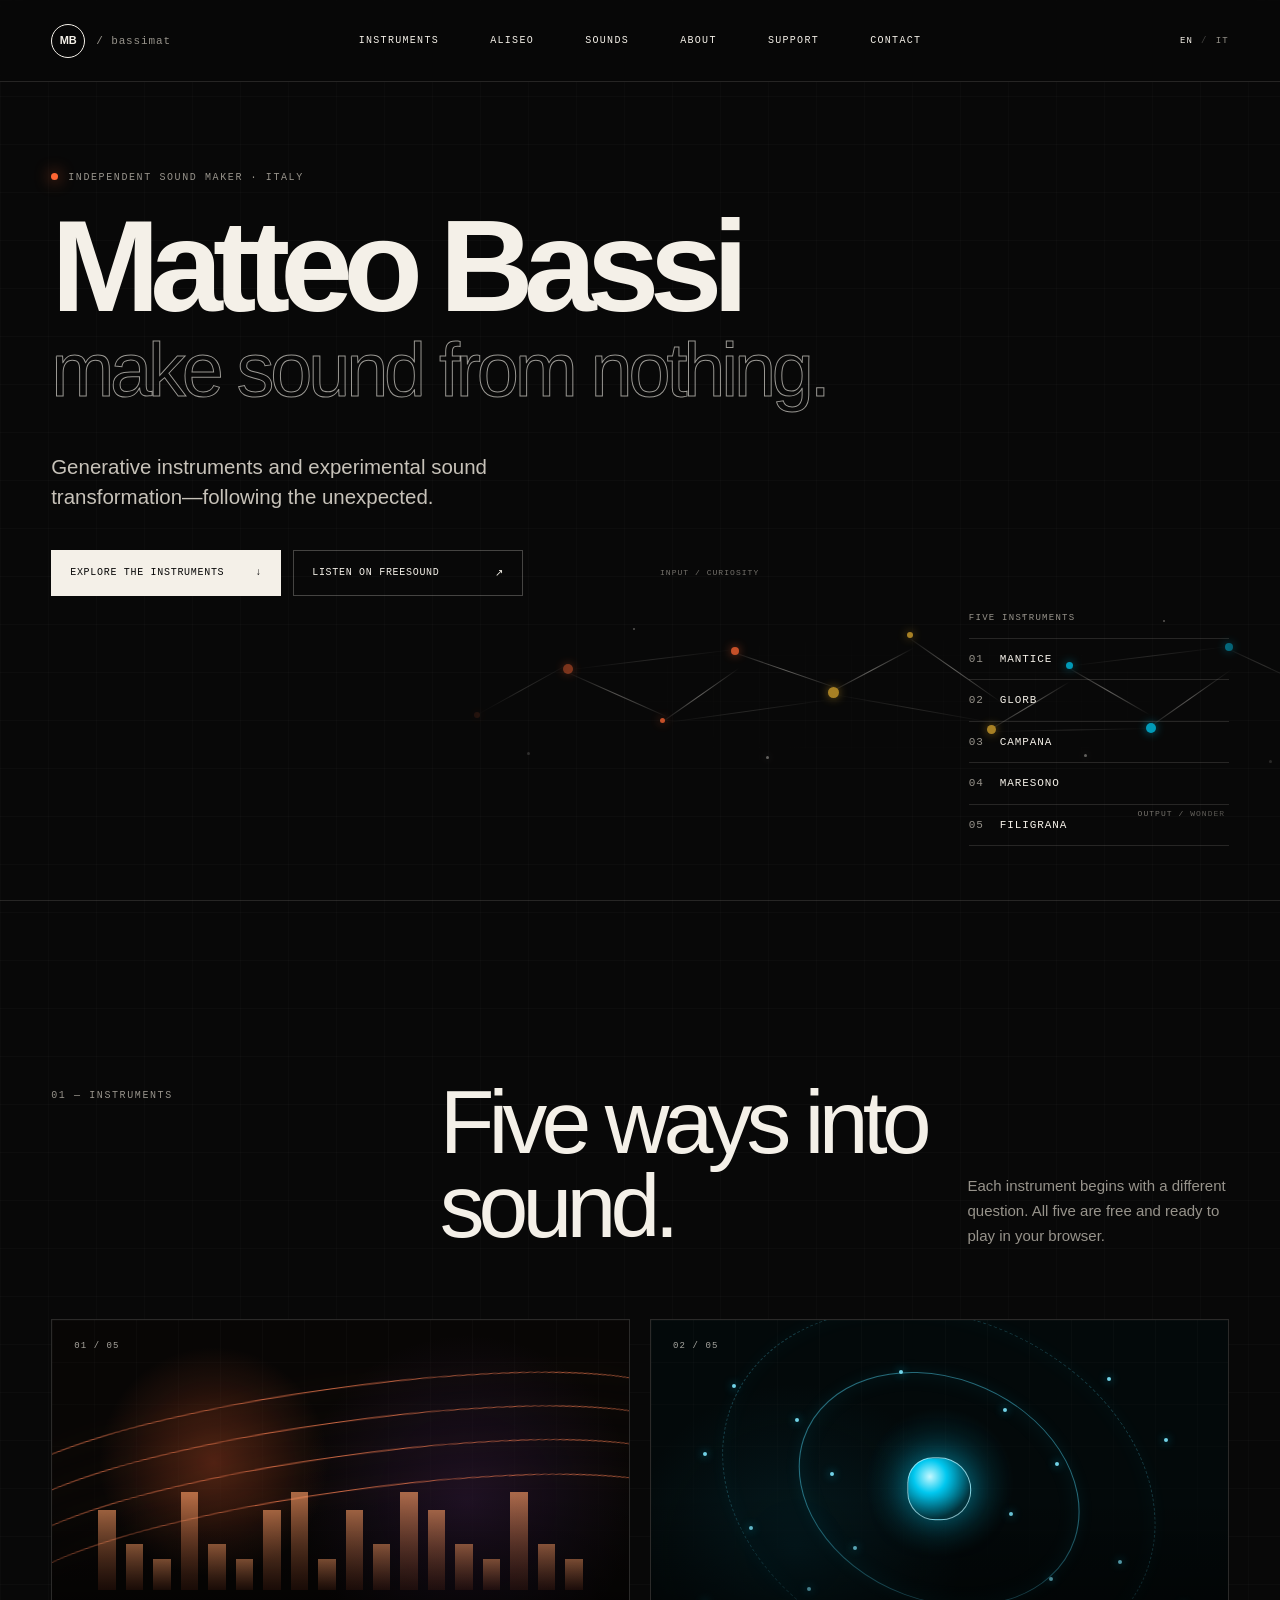
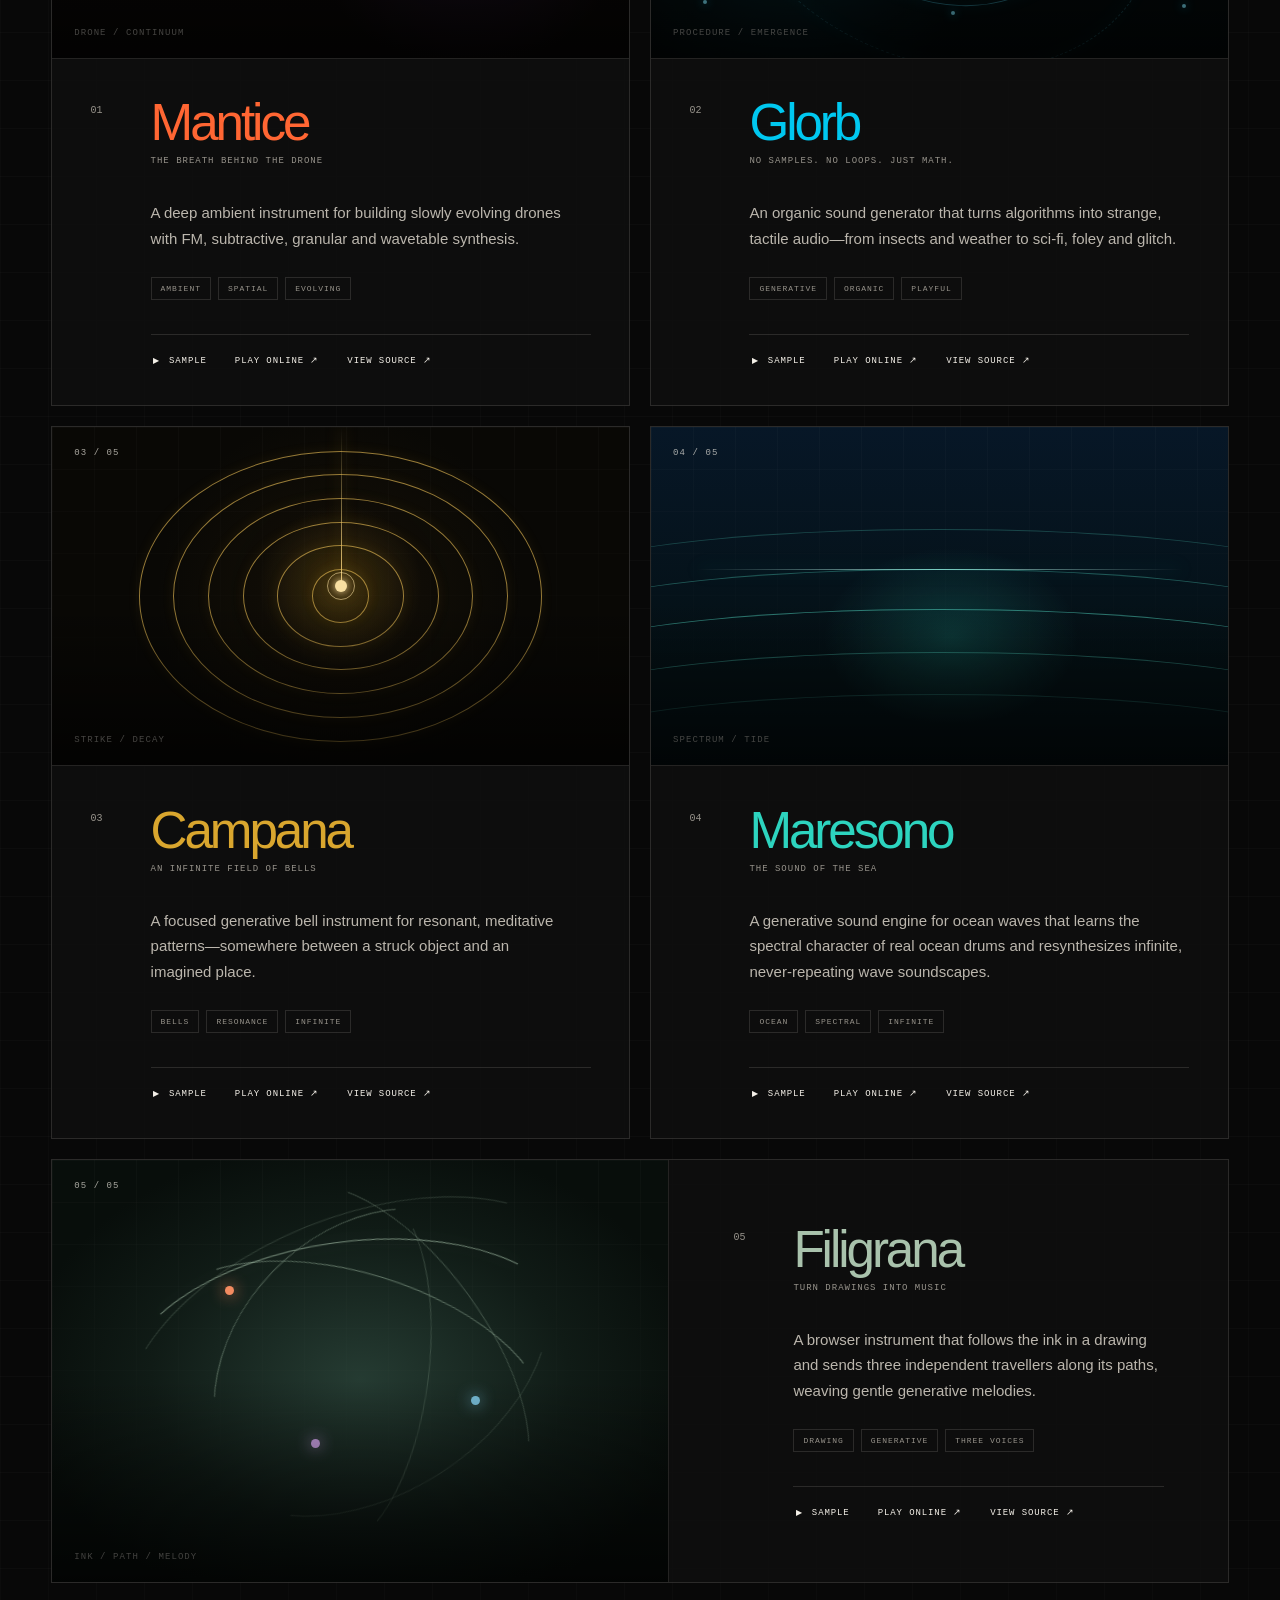
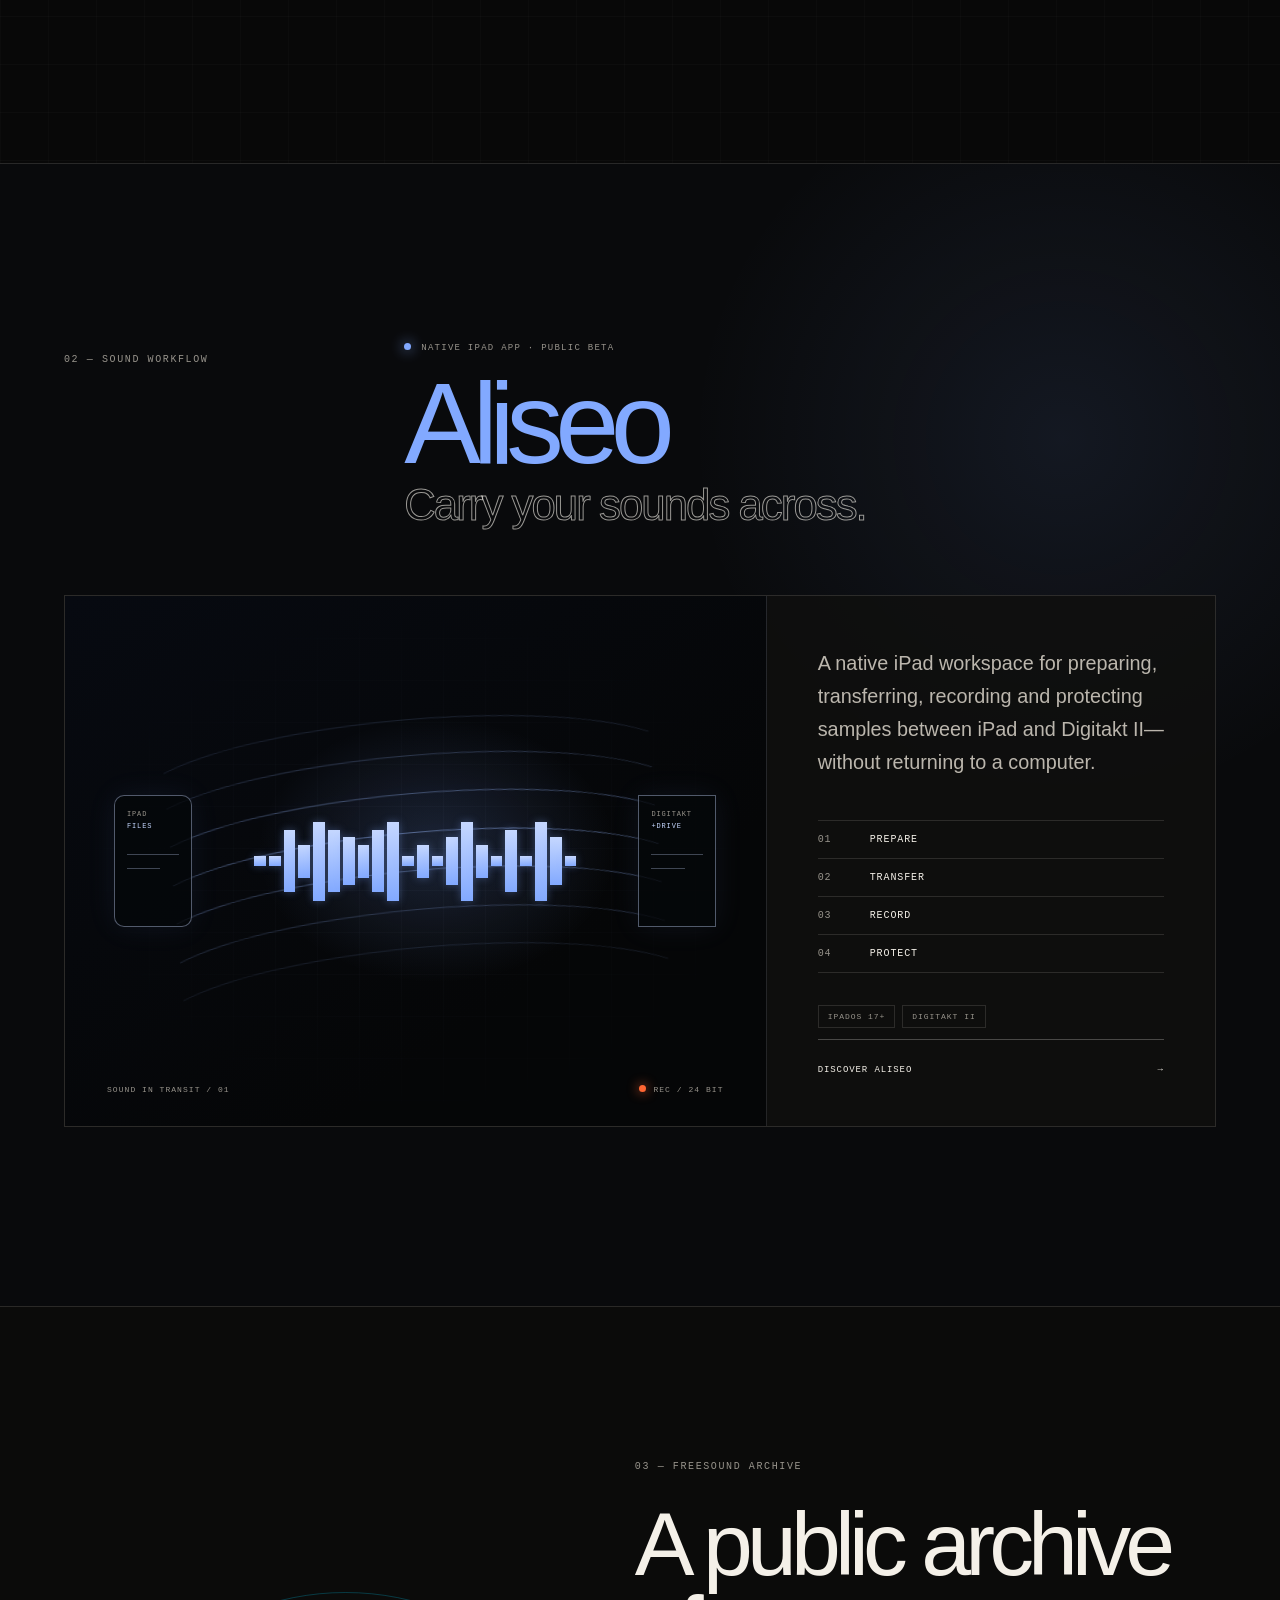
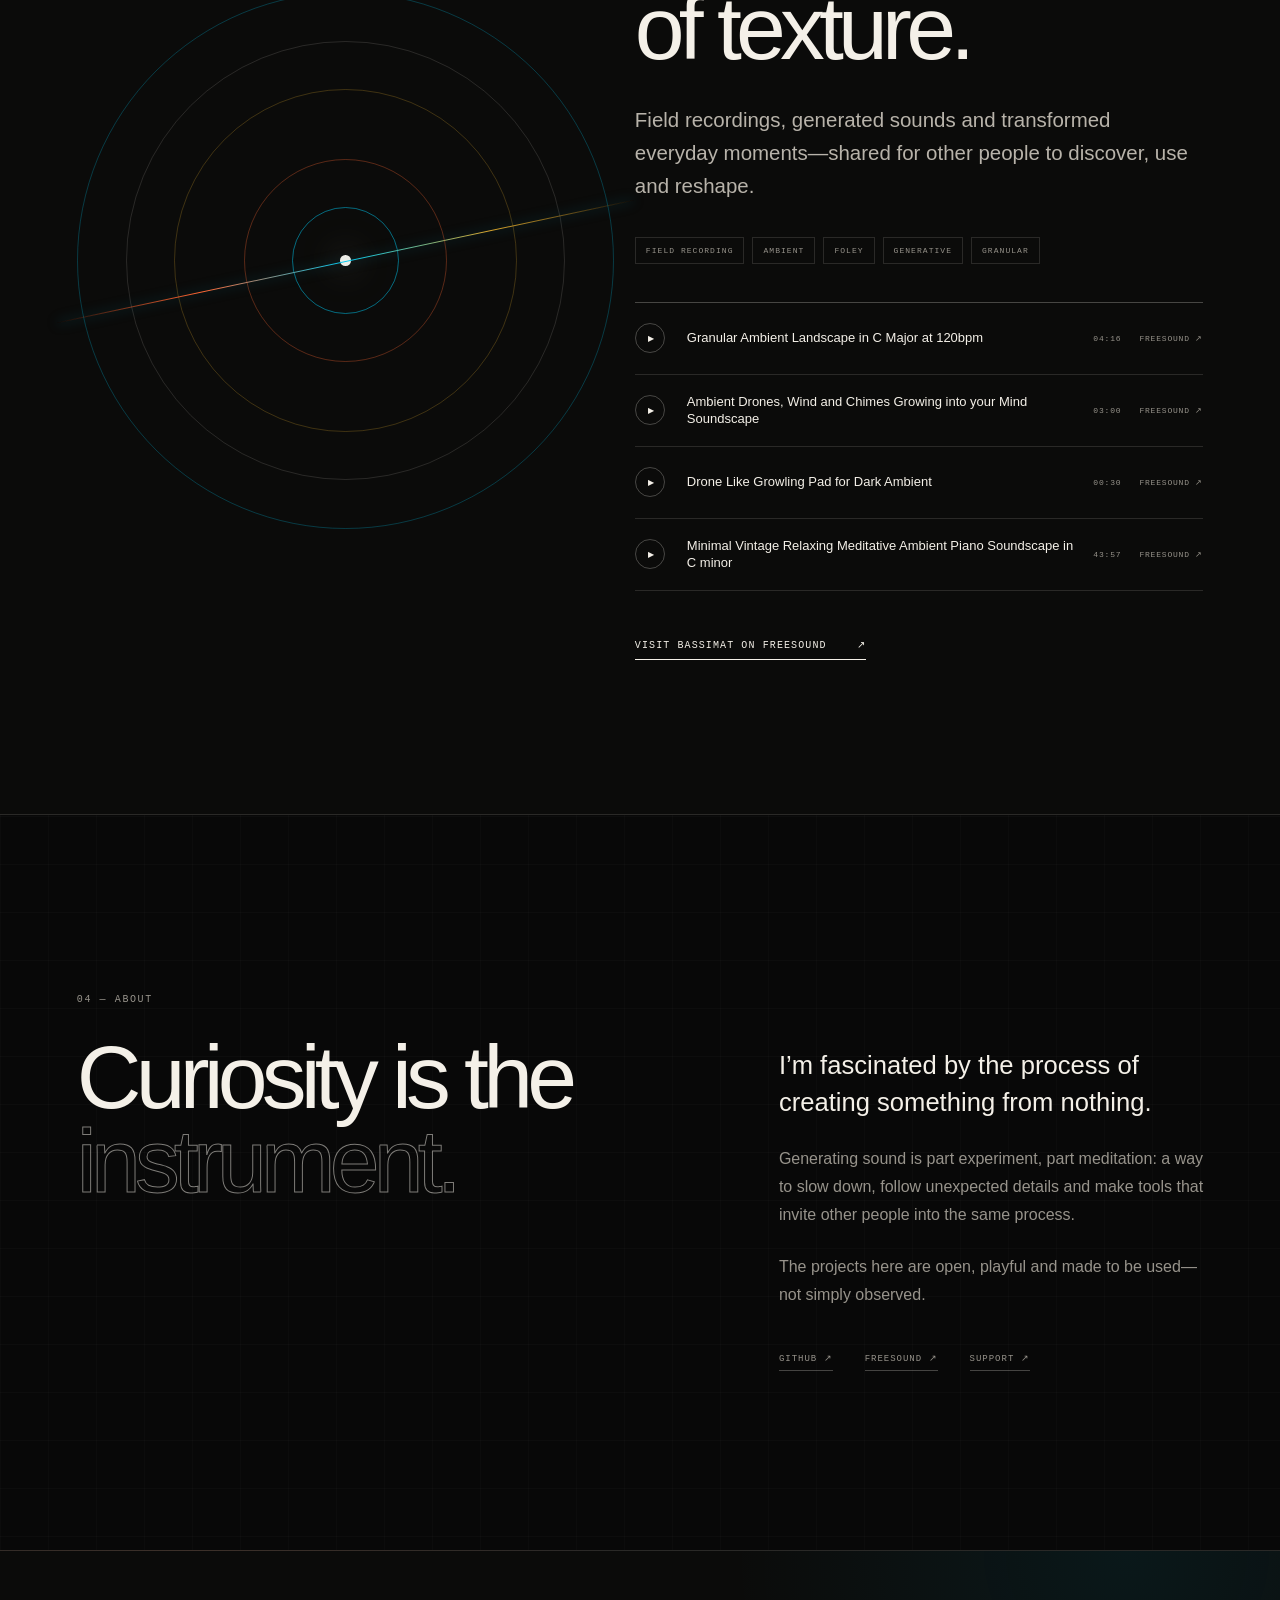
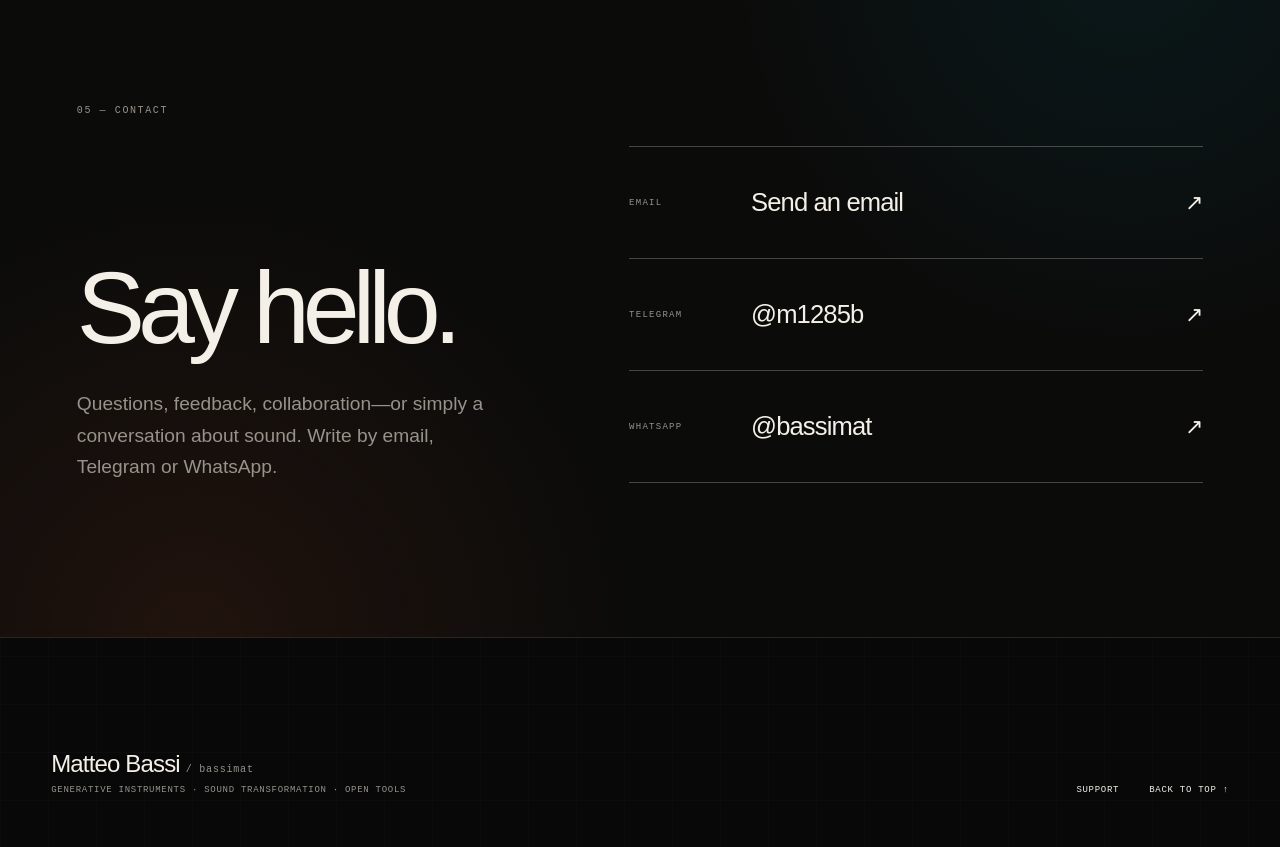
<file: index.html>
<!doctype html>
<html lang="en">
<head>
  <meta charset="utf-8">
  <meta name="viewport" content="width=device-width, initial-scale=1">
  <title>Matteo Bassi (bassimat) — Generative Instruments &amp; Sound Transformation</title>
  <meta name="description" content="Generative instruments, experimental sound transformation, Filigrana and ALISEO by Matteo Bassi (bassimat).">
  <meta name="keywords" content="Matteo Bassi, bassimat, generative instruments, experimental sound design, sound transformation, drawing to music, Filigrana, audio synthesis, Mantice, Glorb, Campana, Maresono, ALISEO, Digitakt II, iPad sample manager">
  <meta name="author" content="Matteo Bassi">
  <meta name="robots" content="index, follow">
  <meta name="google-site-verification" content="pp3jhptIHkhnjku-p-0sm3J4XAJzQlE7WiNZ2JwKUNA">
  <link rel="canonical" href="https://bassimatte.github.io/">
  <link rel="alternate" hreflang="en" href="https://bassimatte.github.io/">
  <link rel="alternate" hreflang="it" href="https://bassimatte.github.io/it/">
  <link rel="alternate" hreflang="x-default" href="https://bassimatte.github.io/">
  <link rel="icon" type="image/png" href="/public/favicon-open-orbit.png">
  <link rel="stylesheet" href="/app/globals.css">
  <link rel="stylesheet" href="/public/aliseo-home.css">
  <script src="/public/analytics.js" defer></script>
  <script src="/public/samples.js" defer></script>
  <meta property="og:type" content="website">
  <meta property="og:url" content="https://bassimatte.github.io/">
  <meta property="og:site_name" content="Matteo Bassi / bassimat">
  <meta property="og:title" content="Matteo Bassi — Generative Instruments &amp; Sound Transformation">
  <meta property="og:description" content="Generative instruments and experimental sound transformation—following the unexpected.">
  <meta property="og:image" content="https://bassimatte.github.io/og.png">
  <meta property="og:image:width" content="1200">
  <meta property="og:image:height" content="630">
  <meta property="og:image:alt" content="Matteo Bassi — Generative Instruments and Sound Transformation">
  <meta name="twitter:card" content="summary_large_image">
  <meta name="twitter:title" content="Matteo Bassi — Generative Instruments &amp; Sound Transformation">
  <meta name="twitter:description" content="Generative instruments and experimental sound transformation—following the unexpected.">
  <meta name="twitter:image" content="https://bassimatte.github.io/og.png">
  <script type="application/ld+json">
  {
    "@context": "https://schema.org",
    "@graph": [
      {
        "@type": "Person",
        "@id": "https://bassimatte.github.io/#person",
        "name": "Matteo Bassi",
        "alternateName": "bassimat",
        "url": "https://bassimatte.github.io/",
        "sameAs": ["https://github.com/bassimatte", "https://freesound.org/people/bassimat/", "https://t.me/m1285b", "https://wa.me/bassimat"],
        "knowsAbout": ["Generative instruments", "Experimental sound design", "Sound transformation", "Audio synthesis"]
      },
      {
        "@type": "SoftwareApplication",
        "name": "Mantice",
        "url": "https://bassimatte.github.io/mantice/",
        "applicationCategory": "MultimediaApplication",
        "operatingSystem": "Web browser",
        "isAccessibleForFree": true,
        "creator": {"@id": "https://bassimatte.github.io/#person"}
      },
      {
        "@type": "SoftwareApplication",
        "name": "Glorb",
        "url": "https://bassimatte.github.io/glorb/",
        "applicationCategory": "MultimediaApplication",
        "operatingSystem": "Web browser",
        "isAccessibleForFree": true,
        "creator": {"@id": "https://bassimatte.github.io/#person"}
      },
      {
        "@type": "SoftwareApplication",
        "name": "Campana",
        "url": "https://bassimatte.github.io/campana/",
        "applicationCategory": "MultimediaApplication",
        "operatingSystem": "Web browser",
        "isAccessibleForFree": true,
        "creator": {"@id": "https://bassimatte.github.io/#person"}
      },
      {
        "@type": "SoftwareApplication",
        "name": "Maresono",
        "url": "https://bassimatte.github.io/maresono/",
        "applicationCategory": "MultimediaApplication",
        "operatingSystem": "Web browser",
        "isAccessibleForFree": true,
        "creator": {"@id": "https://bassimatte.github.io/#person"}
      },
      {
        "@type": "SoftwareApplication",
        "name": "Filigrana",
        "url": "https://bassimatte.github.io/filigrana/",
        "applicationCategory": "MultimediaApplication",
        "operatingSystem": "Web browser",
        "isAccessibleForFree": true,
        "creator": {"@id": "https://bassimatte.github.io/#person"}
      },
      {
        "@type": "SoftwareApplication",
        "name": "ALISEO",
        "url": "https://bassimatte.github.io/aliseo/",
        "applicationCategory": "MultimediaApplication",
        "operatingSystem": "iPadOS 17 or later",
        "isAccessibleForFree": true,
        "creator": {"@id": "https://bassimatte.github.io/#person"}
      }
    ]
  }
  </script>
</head>
<body>
  <a class="skip-link" href="#main">Skip to content</a>
  <div class="ambient ambient-one" aria-hidden="true"></div>
  <div class="ambient ambient-two" aria-hidden="true"></div>

  <header class="site-header">
    <a class="wordmark" href="#top" aria-label="Matteo Bassi, home">
      <span class="wordmark-mark">MB</span><span class="wordmark-handle">/ bassimat</span>
    </a>
    <nav aria-label="Primary navigation">
      <a href="#instruments">Instruments</a><a href="#aliseo">Aliseo</a><a href="#sounds">Sounds</a><a href="#about">About</a><a href="/support/">Support</a><a href="#contact">Contact</a>
    </nav>
    <div class="language-switcher" aria-label="Language selection"><a class="active" href="/" lang="en" aria-current="page">EN</a><i aria-hidden="true">/</i><a href="/it/" lang="it">IT</a></div>
  </header>

  <main id="main">
    <section class="hero" id="top">
      <div class="hero-copy">
        <p class="eyebrow"><span class="signal-dot" aria-hidden="true"></span>Independent sound maker · Italy</p>
        <h1>Matteo Bassi<span>make sound from nothing.</span></h1>
        <p class="hero-intro">Generative instruments and experimental sound transformation—following the unexpected.</p>
        <div class="hero-actions">
          <a class="button button-primary" href="#instruments">Explore the instruments <span aria-hidden="true">↓</span></a>
          <a class="button button-secondary" href="https://freesound.org/people/bassimat/" target="_blank" rel="noreferrer">Listen on Freesound <span aria-hidden="true">↗</span></a>
        </div>
      </div>
      <div class="hero-signal" aria-hidden="true">
        <div class="signal-label signal-label-left">INPUT / CURIOSITY</div>
        <div class="hero-constellation">
          <div class="constellation-lines"><i></i><i></i><i></i><i></i><i></i><i></i><i></i><i></i><i></i><i></i><i></i><i></i><i></i><i></i><i></i></div>
          <div class="constellation-grains"><i></i><i></i><i></i><i></i><i></i><i></i><i></i><i></i><i></i><i></i><i></i><i></i><i></i><i></i><i></i><i></i><i></i><i></i></div>
        </div>
        <div class="signal-label signal-label-right">OUTPUT / WONDER</div>
      </div>
      <div class="project-index" aria-label="Featured projects">
        <span>FIVE INSTRUMENTS</span>
        <ol><li><a href="#mantice"><b>01</b> Mantice</a></li><li><a href="#glorb"><b>02</b> Glorb</a></li><li><a href="#campana"><b>03</b> Campana</a></li><li><a href="#maresono"><b>04</b> Maresono</a></li><li><a href="#filigrana"><b>05</b> Filigrana</a></li></ol>
      </div>
    </section>

    <section class="projects-section" id="instruments">
      <div class="section-heading">
        <p class="section-number">01 — INSTRUMENTS</p>
        <h2>Five ways into sound.</h2>
        <p>Each instrument begins with a different question. All five are free and ready to play in your browser.</p>
      </div>
      <div class="projects-grid">
        <article class="project-card project-orange" id="mantice">
          <a class="project-media" href="https://bassimatte.github.io/mantice/" target="_blank" rel="noreferrer" aria-label="Open Mantice">
            <div class="project-art art-mantice" aria-hidden="true">
              <span class="art-number">01 / 05</span>
              <div class="mantice-waves"><span></span><span></span><span></span><span></span></div>
              <div class="mantice-spectrum"><i></i><i></i><i></i><i></i><i></i><i></i><i></i><i></i><i></i><i></i><i></i><i></i><i></i><i></i><i></i><i></i><i></i><i></i></div>
              <span class="art-caption">DRONE / CONTINUUM</span>
            </div>
          </a>
          <div class="project-body">
            <div class="project-title-row"><span class="project-number">01</span><div><h3><a href="https://bassimatte.github.io/mantice/" target="_blank" rel="noreferrer">Mantice</a></h3><p class="project-kicker">The breath behind the drone</p></div></div>
            <p class="project-description">A deep ambient instrument for building slowly evolving drones with FM, subtractive, granular and wavetable synthesis.</p>
            <ul class="tag-list" aria-label="Mantice qualities"><li>Ambient</li><li>Spatial</li><li>Evolving</li></ul>
            <div class="project-links"><button class="sample-link" type="button" data-sample-project="mantice" data-samples="https://cdn.freesound.org/previews/860/860122_15636277-hq.mp3" data-sample-names="expanding_drone" data-sample-gains-db="0" aria-label="Play Mantice sample" aria-pressed="false"><span class="sample-icon" aria-hidden="true">▶</span> Sample</button><a href="https://bassimatte.github.io/mantice/" target="_blank" rel="noreferrer">Play online <span aria-hidden="true">↗</span></a><a href="https://github.com/bassimatte/mantice" target="_blank" rel="noreferrer">View source <span aria-hidden="true">↗</span></a></div>
          </div>
        </article>

        <article class="project-card project-cyan" id="glorb">
          <a class="project-media" href="https://bassimatte.github.io/glorb/" target="_blank" rel="noreferrer" aria-label="Open Glorb">
            <div class="project-art art-glorb" aria-hidden="true">
              <span class="art-number">02 / 05</span>
              <div class="glorb-orbits"><span></span><span></span></div>
              <div class="glorb-core"></div>
              <div class="glorb-particles"><i></i><i></i><i></i><i></i><i></i><i></i><i></i><i></i><i></i><i></i><i></i><i></i><i></i><i></i><i></i><i></i><i></i><i></i></div>
              <span class="art-caption">PROCEDURE / EMERGENCE</span>
            </div>
          </a>
          <div class="project-body">
            <div class="project-title-row"><span class="project-number">02</span><div><h3><a href="https://bassimatte.github.io/glorb/" target="_blank" rel="noreferrer">Glorb</a></h3><p class="project-kicker">No samples. No loops. Just math.</p></div></div>
            <p class="project-description">An organic sound generator that turns algorithms into strange, tactile audio—from insects and weather to sci-fi, foley and glitch.</p>
            <ul class="tag-list" aria-label="Glorb qualities"><li>Generative</li><li>Organic</li><li>Playful</li></ul>
            <div class="project-links"><button class="sample-link" type="button" data-sample-project="glorb" data-samples="https://cdn.freesound.org/previews/855/855481_15636277-hq.mp3|https://cdn.freesound.org/previews/855/855564_15636277-hq.mp3" data-sample-names="ui|insects" data-sample-gains-db="-1.5|-8.4" aria-label="Play Glorb sample" aria-pressed="false"><span class="sample-icon" aria-hidden="true">▶</span> Sample</button><a href="https://bassimatte.github.io/glorb/" target="_blank" rel="noreferrer">Play online <span aria-hidden="true">↗</span></a><a href="https://github.com/bassimatte/glorb" target="_blank" rel="noreferrer">View source <span aria-hidden="true">↗</span></a></div>
          </div>
        </article>

        <article class="project-card project-gold" id="campana">
          <a class="project-media" href="https://bassimatte.github.io/campana/" target="_blank" rel="noreferrer" aria-label="Open Campana">
            <div class="project-art art-campana" aria-hidden="true">
              <span class="art-number">03 / 05</span>
              <div class="campana-bell">
                <div class="campana-strike"></div>
                <div class="campana-rings"><span></span><span></span><span></span><span></span><span></span><span></span></div>
                <div class="campana-core"></div>
              </div>
              <span class="art-caption">STRIKE / DECAY</span>
            </div>
          </a>
          <div class="project-body">
            <div class="project-title-row"><span class="project-number">03</span><div><h3><a href="https://bassimatte.github.io/campana/" target="_blank" rel="noreferrer">Campana</a></h3><p class="project-kicker">An infinite field of bells</p></div></div>
            <p class="project-description">A focused generative bell instrument for resonant, meditative patterns—somewhere between a struck object and an imagined place.</p>
            <ul class="tag-list" aria-label="Campana qualities"><li>Bells</li><li>Resonance</li><li>Infinite</li></ul>
            <div class="project-links"><button class="sample-link" type="button" data-sample-project="campana" data-samples="https://cdn.freesound.org/previews/855/855554_15636277-hq.mp3" data-sample-names="aurora" data-sample-gains-db="-2.1" aria-label="Play Campana sample" aria-pressed="false"><span class="sample-icon" aria-hidden="true">▶</span> Sample</button><a href="https://bassimatte.github.io/campana/" target="_blank" rel="noreferrer">Play online <span aria-hidden="true">↗</span></a><a href="https://github.com/bassimatte/campana" target="_blank" rel="noreferrer">View source <span aria-hidden="true">↗</span></a></div>
          </div>
        </article>

        <article class="project-card project-teal" id="maresono">
          <a class="project-media" href="https://bassimatte.github.io/maresono/" target="_blank" rel="noreferrer" aria-label="Open Maresono">
            <div class="project-art art-maresono" aria-hidden="true">
              <span class="art-number">04 / 05</span>
              <div class="maresono-horizon"></div>
              <div class="maresono-waves"><span></span><span></span><span></span><span></span><span></span></div>
              <span class="art-caption">SPECTRUM / TIDE</span>
            </div>
          </a>
          <div class="project-body">
            <div class="project-title-row"><span class="project-number">04</span><div><h3><a href="https://bassimatte.github.io/maresono/" target="_blank" rel="noreferrer">Maresono</a></h3><p class="project-kicker">The sound of the sea</p></div></div>
            <p class="project-description">A generative sound engine for ocean waves that learns the spectral character of real ocean drums and resynthesizes infinite, never-repeating wave soundscapes.</p>
            <ul class="tag-list" aria-label="Maresono qualities"><li>Ocean</li><li>Spectral</li><li>Infinite</li></ul>
            <div class="project-links"><button class="sample-link" type="button" data-sample-project="maresono" data-samples="/public/audio/maresono-onda-lunga-sample.mp3" data-sample-names="onda_lunga" data-sample-gains-db="0" aria-label="Play Maresono sample" aria-pressed="false"><span class="sample-icon" aria-hidden="true">▶</span> Sample</button><a href="https://bassimatte.github.io/maresono/" target="_blank" rel="noreferrer">Play online <span aria-hidden="true">↗</span></a><a href="https://github.com/bassimatte/maresono" target="_blank" rel="noreferrer">View source <span aria-hidden="true">↗</span></a></div>
          </div>
        </article>
        <article class="project-card project-sage project-featured" id="filigrana">
          <a class="project-media" href="https://bassimatte.github.io/filigrana/" target="_blank" rel="noreferrer" aria-label="Open Filigrana"><div class="project-art art-filigrana" aria-hidden="true"><span class="art-number">05 / 05</span><div class="filigrana-paths"><i></i><i></i><i></i><i></i><i></i><i></i><i></i></div><div class="filigrana-travellers"><i class="traveller-one"></i><i class="traveller-two"></i><i class="traveller-three"></i></div><span class="art-caption">INK / PATH / MELODY</span></div></a>
          <div class="project-body">
            <div class="project-title-row"><span class="project-number">05</span><div><h3><a href="https://bassimatte.github.io/filigrana/" target="_blank" rel="noreferrer">Filigrana</a></h3><p class="project-kicker">Turn drawings into music</p></div></div>
            <p class="project-description">A browser instrument that follows the ink in a drawing and sends three independent travellers along its paths, weaving gentle generative melodies.</p>
            <ul class="tag-list" aria-label="Filigrana qualities"><li>Drawing</li><li>Generative</li><li>Three voices</li></ul>
            <div class="project-links"><button class="sample-link" type="button" data-sample-project="filigrana" data-samples="/public/audio/filigrana-sample.mp3" data-sample-names="calm_trio" data-sample-gains-db="0" aria-label="Sample Filigrana" aria-pressed="false"><span class="sample-icon" aria-hidden="true">▶</span> Sample</button><a href="https://bassimatte.github.io/filigrana/" target="_blank" rel="noreferrer">Play online <span aria-hidden="true">↗</span></a><a href="https://github.com/bassimatte/filigrana" target="_blank" rel="noreferrer">View source <span aria-hidden="true">↗</span></a></div>
          </div>
        </article>
      </div>
    </section>

    <section class="aliseo-home-section" id="aliseo">
      <div class="aliseo-home-heading">
        <p class="section-number">02 — SOUND WORKFLOW</p>
        <div><p class="aliseo-home-status"><span></span>NATIVE IPAD APP · PUBLIC BETA</p><h2>Aliseo<small>Carry your sounds across.</small></h2></div>
      </div>
      <div class="aliseo-home-card">
        <a class="aliseo-home-art" href="/aliseo/" data-aliseo-action="discover" aria-label="Discover Aliseo">
          <div class="aliseo-home-grid"></div>
          <div class="aliseo-terminal aliseo-terminal-left"><span>IPAD</span><b>FILES</b><i></i><i></i></div>
          <div class="aliseo-terminal aliseo-terminal-right"><span>DIGITAKT</span><b>+DRIVE</b><i></i><i></i></div>
          <div class="aliseo-wind"><span></span><span></span><span></span><span></span><span></span><span></span><span></span></div>
          <div class="aliseo-grains"><i></i><i></i><i></i><i></i><i></i><i></i><i></i><i></i></div>
          <div class="aliseo-wave"><i></i><i></i><i></i><i></i><i></i><i></i><i></i><i></i><i></i><i></i><i></i><i></i><i></i><i></i><i></i><i></i><i></i><i></i><i></i><i></i><i></i><i></i></div>
          <p class="aliseo-art-label">SOUND IN TRANSIT / 01</p><p class="aliseo-rec"><span></span>REC / 24 BIT</p>
        </a>
        <div class="aliseo-home-copy">
          <p>A native iPad workspace for preparing, transferring, recording and protecting samples between iPad and Digitakt II—without returning to a computer.</p>
          <ol><li><b>01</b>Prepare</li><li><b>02</b>Transfer</li><li><b>03</b>Record</li><li><b>04</b>Protect</li></ol>
          <div class="aliseo-home-meta"><span>IPADOS 17+</span><span>DIGITAKT II</span></div>
          <a class="aliseo-home-link" href="/aliseo/" data-aliseo-action="discover">Discover Aliseo <span aria-hidden="true">→</span></a>
        </div>
      </div>
    </section>

    <section class="sounds-section" id="sounds">
      <div class="sounds-orbit" aria-hidden="true"><span></span><span></span><span></span><i></i></div>
      <div class="sounds-copy">
        <p class="section-number">03 — FREESOUND ARCHIVE</p>
        <h2>A public archive of texture.</h2>
        <p>Field recordings, generated sounds and transformed everyday moments—shared for other people to discover, use and reshape.</p>
        <div class="sound-topics" aria-label="Sound archive topics"><span>FIELD RECORDING</span><span>AMBIENT</span><span>FOLEY</span><span>GENERATIVE</span><span>GRANULAR</span></div>
        <div class="archive-list" aria-label="Selected sounds from the archive">
          <div class="archive-item"><button class="archive-play" type="button" data-sample-project="archive" data-sample-label="Granular Ambient Landscape in C Major at 120bpm" data-samples="https://cdn.freesound.org/previews/839/839053_15636277-hq.mp3" data-sample-names="839053" aria-label="Play Granular Ambient Landscape in C Major at 120bpm" aria-pressed="false"><span class="sample-icon" aria-hidden="true">▶</span></button><strong>Granular Ambient Landscape in C Major at 120bpm</strong><span class="archive-duration">04:16</span><a href="https://freesound.org/people/bassimat/sounds/839053/" target="_blank" rel="noreferrer">Freesound <span aria-hidden="true">↗</span></a></div>
          <div class="archive-item"><button class="archive-play" type="button" data-sample-project="archive" data-sample-label="Ambient Drones, Wind and Chimes Growing into your Mind Soundscape" data-samples="https://cdn.freesound.org/previews/861/861210_15636277-hq.mp3" data-sample-names="861210" aria-label="Play Ambient Drones, Wind and Chimes Growing into your Mind Soundscape" aria-pressed="false"><span class="sample-icon" aria-hidden="true">▶</span></button><strong>Ambient Drones, Wind and Chimes Growing into your Mind Soundscape</strong><span class="archive-duration">03:00</span><a href="https://freesound.org/people/bassimat/sounds/861210/" target="_blank" rel="noreferrer">Freesound <span aria-hidden="true">↗</span></a></div>
          <div class="archive-item"><button class="archive-play" type="button" data-sample-project="archive" data-sample-label="Drone Like Growling Pad for Dark Ambient" data-samples="https://cdn.freesound.org/previews/845/845391_15636277-hq.mp3" data-sample-names="845391" aria-label="Play Drone Like Growling Pad for Dark Ambient" aria-pressed="false"><span class="sample-icon" aria-hidden="true">▶</span></button><strong>Drone Like Growling Pad for Dark Ambient</strong><span class="archive-duration">00:30</span><a href="https://freesound.org/people/bassimat/sounds/845391/" target="_blank" rel="noreferrer">Freesound <span aria-hidden="true">↗</span></a></div>
          <div class="archive-item"><button class="archive-play" type="button" data-sample-project="archive" data-sample-label="Minimal Vintage Relaxing Meditative Ambient Piano Soundscape in C minor" data-samples="https://cdn.freesound.org/previews/859/859546_15636277-hq.mp3" data-sample-names="859546" aria-label="Play Minimal Vintage Relaxing Meditative Ambient Piano Soundscape in C minor" aria-pressed="false"><span class="sample-icon" aria-hidden="true">▶</span></button><strong>Minimal Vintage Relaxing Meditative Ambient Piano Soundscape in C minor</strong><span class="archive-duration">43:57</span><a href="https://freesound.org/people/bassimat/sounds/859546/" target="_blank" rel="noreferrer">Freesound <span aria-hidden="true">↗</span></a></div>
        </div>
        <a class="text-link" href="https://freesound.org/people/bassimat/" target="_blank" rel="noreferrer">Visit bassimat on Freesound <span aria-hidden="true">↗</span></a>
      </div>
    </section>

    <section class="about-section" id="about">
      <p class="section-number">04 — ABOUT</p>
      <div class="about-grid">
        <h2>Curiosity is the<span>instrument.</span></h2>
        <div class="about-copy">
          <p class="about-lead">I’m fascinated by the process of creating something from nothing.</p>
          <p>Generating sound is part experiment, part meditation: a way to slow down, follow unexpected details and make tools that invite other people into the same process.</p>
          <p>The projects here are open, playful and made to be used—not simply observed.</p>
          <div class="about-links"><a href="https://github.com/bassimatte" target="_blank" rel="noreferrer">GitHub <span aria-hidden="true">↗</span></a><a href="https://freesound.org/people/bassimat/" target="_blank" rel="noreferrer">Freesound <span aria-hidden="true">↗</span></a><a href="/support/">Support <span aria-hidden="true">↗</span></a></div>
        </div>
      </div>
    </section>

    <section class="contact-section" id="contact">
      <p class="section-number">05 — CONTACT</p>
      <div class="contact-grid">
        <div class="contact-copy">
          <h2>Say hello.</h2>
          <p>Questions, feedback, collaboration—or simply a conversation about sound. Write by email, Telegram or WhatsApp.</p>
        </div>
        <div class="contact-actions">
          <button class="contact-card contact-email" type="button" data-email-link="YmFzc2kubWF0dGVvQGdtYWlsLmNvbQ==" aria-label="Send Matteo Bassi an email">
            <span class="contact-label">Email</span><strong>Send an email</strong><i aria-hidden="true">↗</i>
          </button>
          <a class="contact-card contact-telegram" href="https://t.me/m1285b" target="_blank" rel="noreferrer">
            <span class="contact-label">Telegram</span><strong>@m1285b</strong><i aria-hidden="true">↗</i>
          </a>
          <a class="contact-card contact-whatsapp" href="https://wa.me/bassimat" target="_blank" rel="noreferrer">
            <span class="contact-label">WhatsApp</span><strong>@bassimat</strong><i aria-hidden="true">↗</i>
          </a>
        </div>
      </div>
    </section>
  </main>

  <footer>
    <div><p class="footer-name">Matteo Bassi <span>/ bassimat</span></p><p>Generative instruments · sound transformation · open tools</p></div>
    <div class="footer-links"><a href="/support/">Support</a><a href="#top">Back to top <span aria-hidden="true">↑</span></a></div>
  </footer>
  <script>(function(){var b=document.querySelector('[data-email-link]');if(!b)return;b.addEventListener('click',function(){window.location.href='mailto:'+atob(b.getAttribute('data-email-link'));});})();</script>
</body>
</html>
</file>
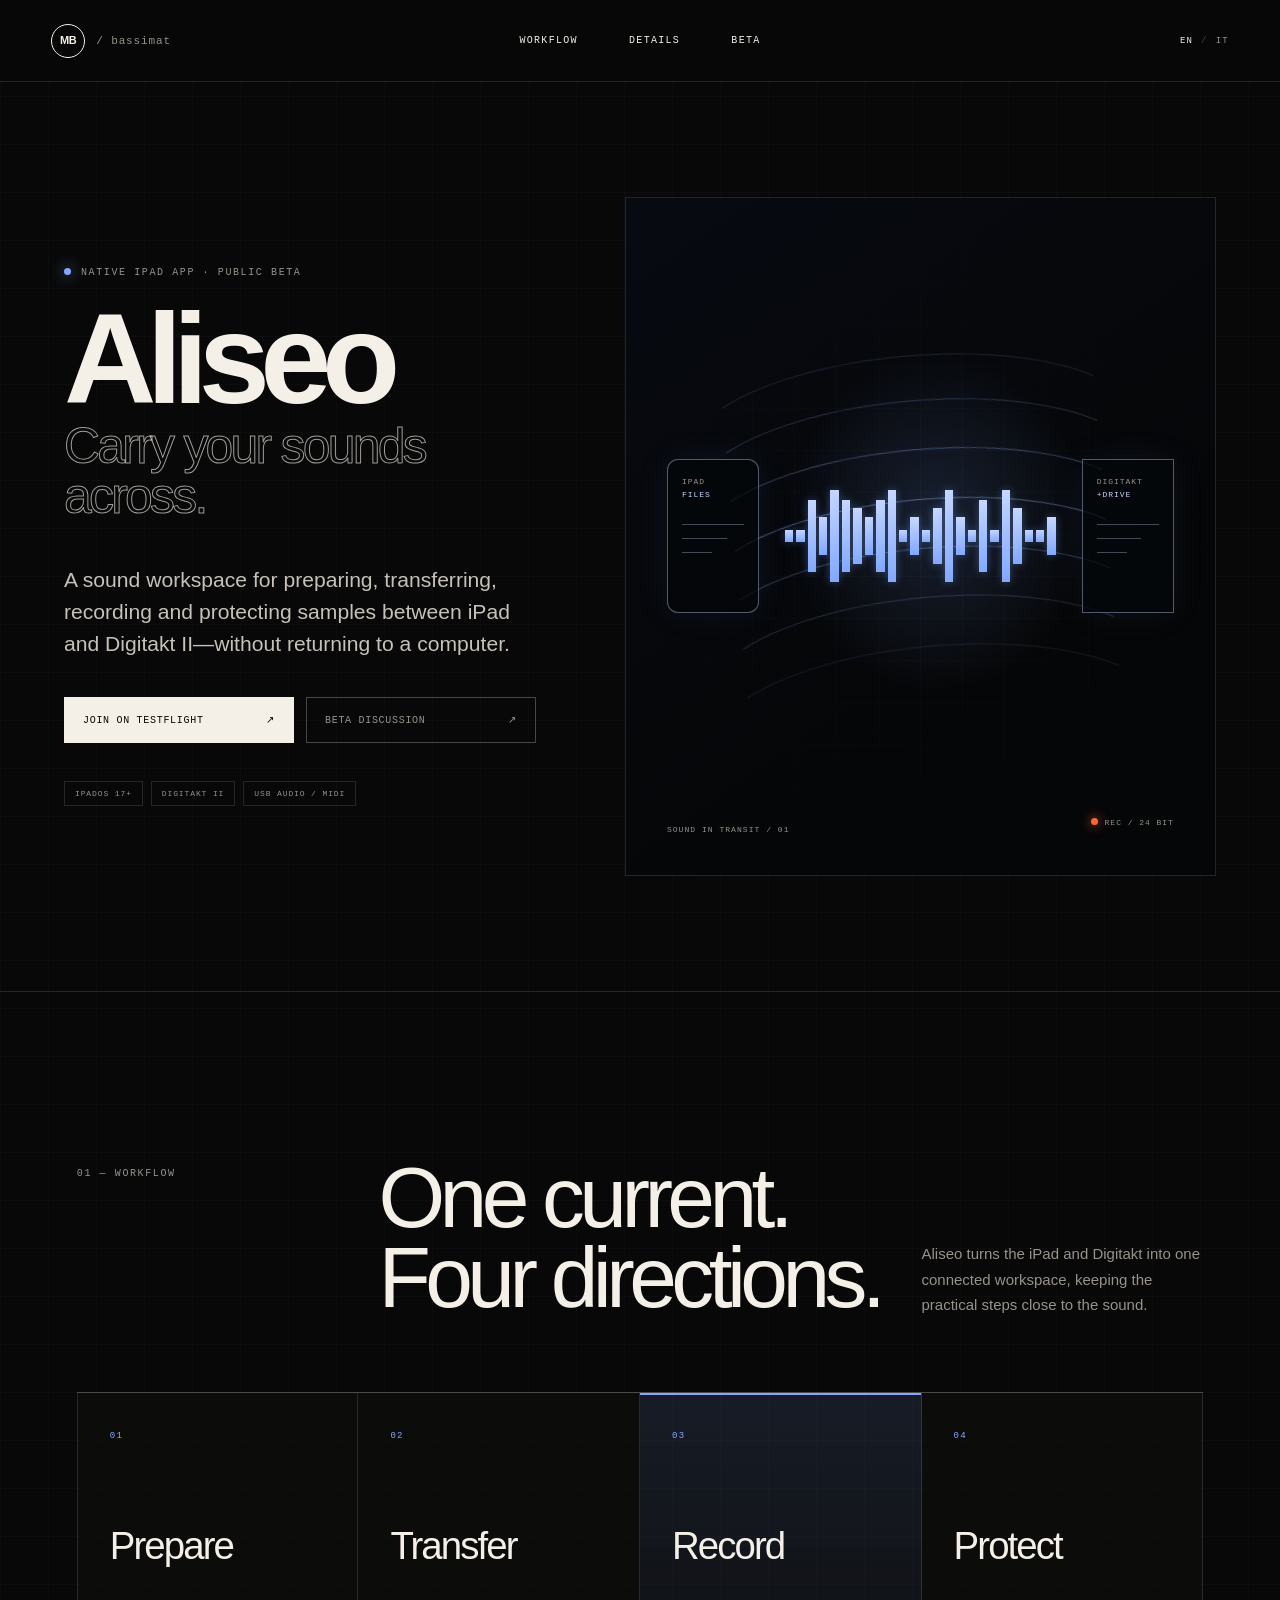
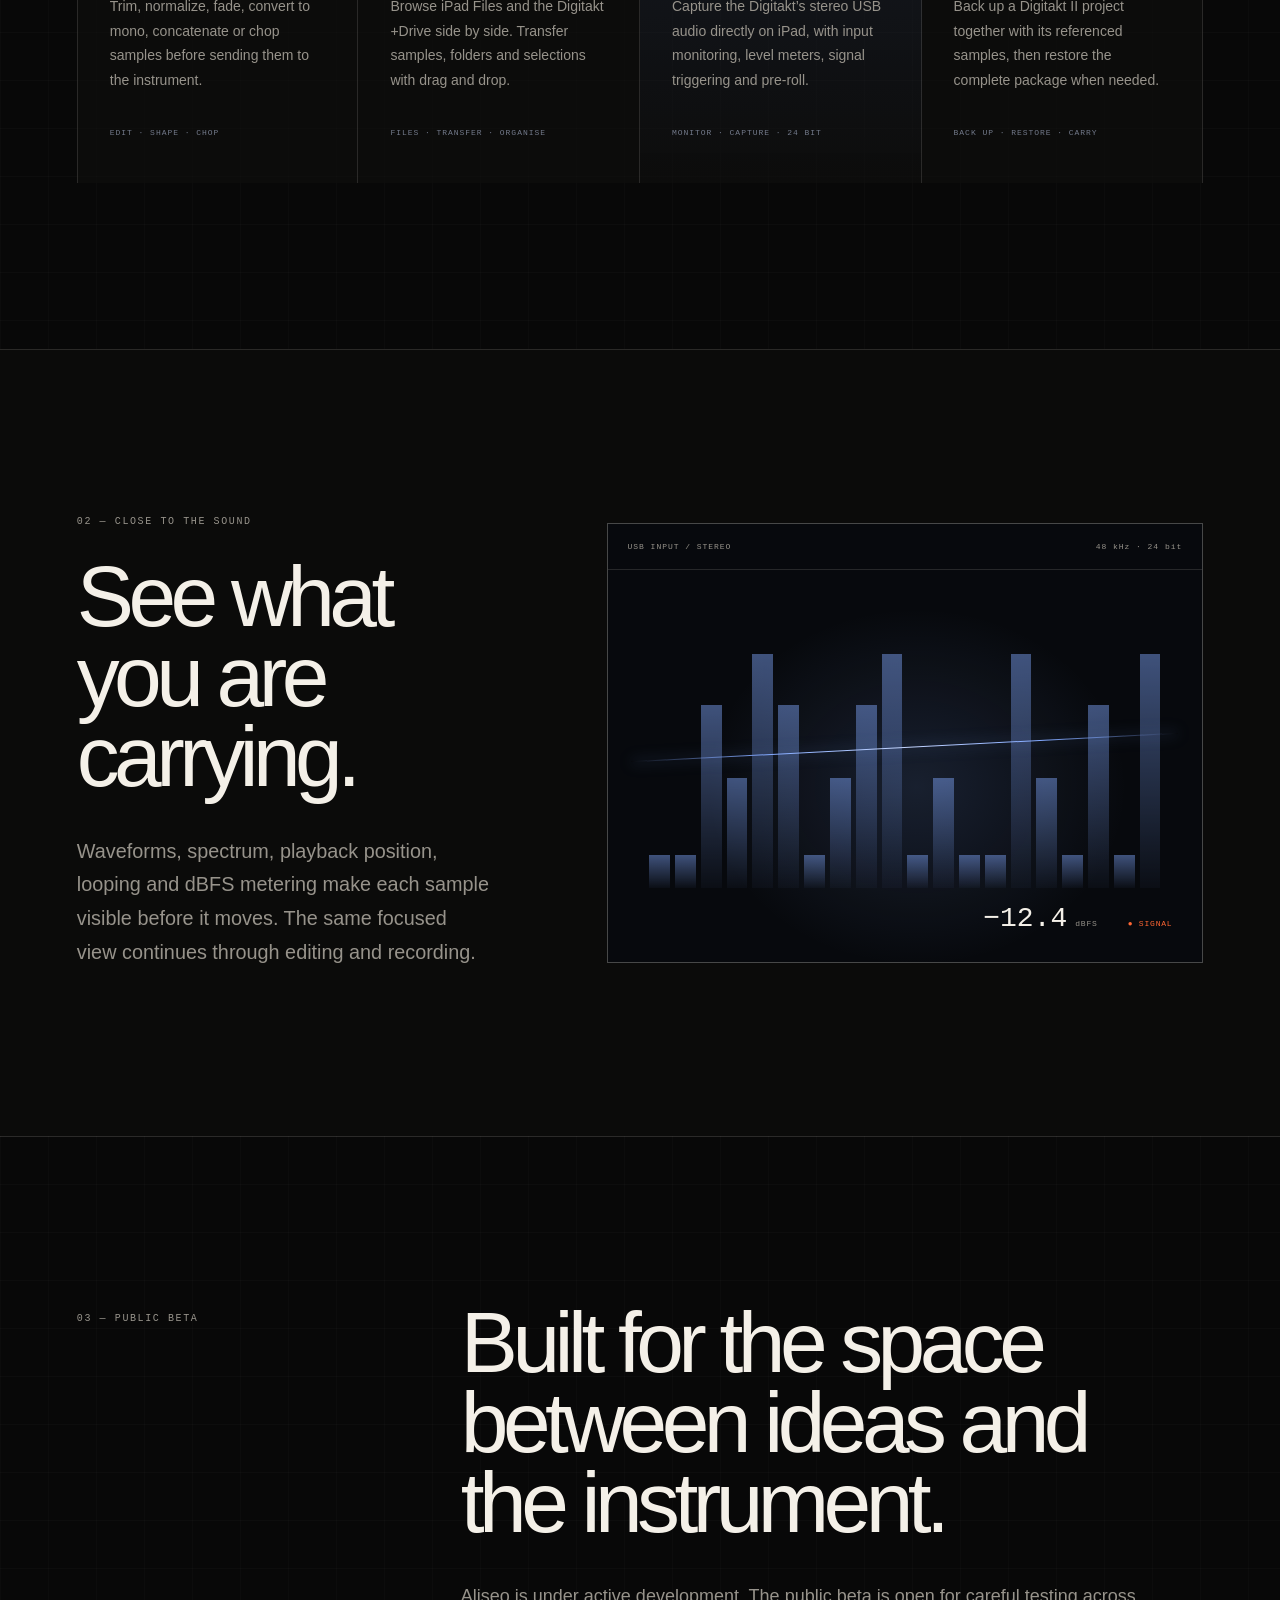
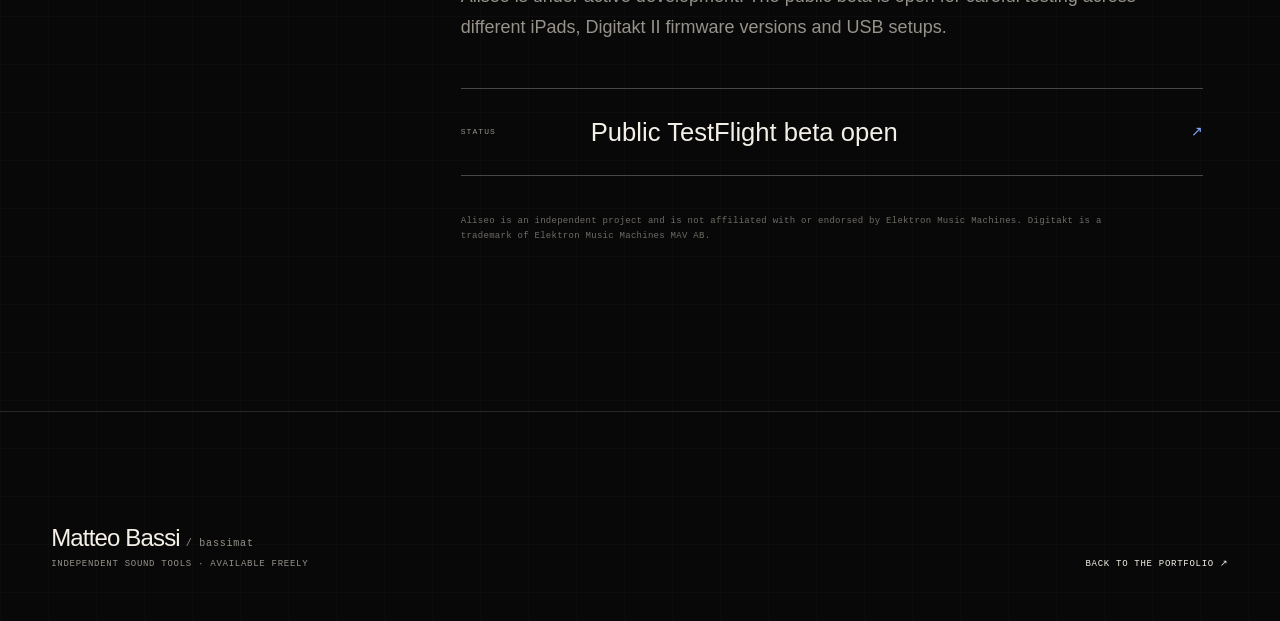
<file: aliseo/index.html>
<!doctype html>
<html lang="en">
<head>
  <meta charset="utf-8">
  <meta name="viewport" content="width=device-width, initial-scale=1">
  <title>Aliseo — iPad sound workflow for Digitakt II</title>
  <meta name="description" content="ALISEO is a native iPad workspace for preparing, transferring, recording and protecting samples with Elektron Digitakt II.">
  <meta name="keywords" content="ALISEO, Digitakt II, iPad sample manager, Digitakt project backup, Digitakt recording, sample transfer, audio editing">
  <meta name="author" content="Matteo Bassi">
  <meta name="robots" content="index, follow">
  <link rel="canonical" href="https://bassimatte.github.io/aliseo/">
  <link rel="alternate" hreflang="en" href="https://bassimatte.github.io/aliseo/">
  <link rel="alternate" hreflang="it" href="https://bassimatte.github.io/it/aliseo/">
  <link rel="alternate" hreflang="x-default" href="https://bassimatte.github.io/aliseo/">
  <link rel="icon" type="image/png" href="../public/favicon-open-orbit.png">
  <link rel="stylesheet" href="/public/aliseo.css">
  <script src="/public/analytics.js" defer></script>
  <meta property="og:type" content="website">
  <meta property="og:url" content="https://bassimatte.github.io/aliseo/">
  <meta property="og:site_name" content="Matteo Bassi / bassimat">
  <meta property="og:title" content="ALISEO — iPad sound workflow for Digitakt II">
  <meta property="og:description" content="Prepare, transfer, record and protect sounds between iPad and Digitakt II.">
  <meta property="og:image" content="https://bassimatte.github.io/og.png">
  <meta name="twitter:card" content="summary_large_image">
</head>
<body>
  <a class="skip-link" href="#main">Skip to content</a>
  <div class="ambient ambient-one" aria-hidden="true"></div>
  <div class="ambient ambient-two" aria-hidden="true"></div>

  <header class="site-header">
    <a class="wordmark" href="../index.html" aria-label="Matteo Bassi, home">
      <span class="wordmark-mark">MB</span><span class="wordmark-handle">/ bassimat</span>
    </a>
    <nav aria-label="Primary navigation"><a href="#workflow">Workflow</a><a href="#details">Details</a><a href="#beta">Beta</a></nav>
    <div class="language-switcher" aria-label="Language selection"><a class="active" href="./" lang="en" aria-current="page">EN</a><i aria-hidden="true">/</i><a href="../it/aliseo/" lang="it">IT</a></div>
  </header>

  <main id="main">
    <section class="hero">
      <div class="hero-copy">
        <p class="eyebrow"><span class="signal-dot" aria-hidden="true"></span>Native iPad app · Public beta</p>
        <h1>Aliseo<span>Carry your sounds across.</span></h1>
        <p class="hero-intro">A sound workspace for preparing, transferring, recording and protecting samples between iPad and Digitakt II—without returning to a computer.</p>
        <div class="hero-actions">
          <a class="button button-primary" href="https://testflight.apple.com/join/K1fZXjpc" data-aliseo-action="testflight" target="_blank" rel="noreferrer">Join on TestFlight <span aria-hidden="true">↗</span></a>
          <a class="button button-secondary" href="https://www.elektronauts.com/t/beta-aliseo-an-ipad-sample-manager-and-project-backup-tool-for-digitakt-ii/255080" data-aliseo-action="discussion" target="_blank" rel="noreferrer">Beta discussion <span aria-hidden="true">↗</span></a>
        </div>
        <ul class="requirements" aria-label="Requirements"><li>iPadOS 17+</li><li>Digitakt II</li><li>USB Audio / MIDI</li></ul>
      </div>

      <div class="aliseo-visual" aria-hidden="true">
        <div class="visual-grid"></div>
        <div class="terminal terminal-left"><span>IPAD</span><b>FILES</b><i></i><i></i><i></i></div>
        <div class="terminal terminal-right"><span>DIGITAKT</span><b>+DRIVE</b><i></i><i></i><i></i></div>
        <div class="wind-field">
          <span></span><span></span><span></span><span></span><span></span><span></span><span></span>
        </div>
        <div class="carried-grains">
          <i></i><i></i><i></i><i></i><i></i><i></i><i></i><i></i><i></i>
        </div>
        <div class="waveform">
          <i></i><i></i><i></i><i></i><i></i><i></i><i></i><i></i><i></i><i></i><i></i><i></i><i></i><i></i><i></i><i></i><i></i><i></i><i></i><i></i><i></i><i></i><i></i><i></i>
        </div>
        <div class="capture"><span></span>REC / 24 BIT</div>
        <p class="visual-caption">SOUND IN TRANSIT / 01</p>
      </div>
    </section>

    <section class="workflow-section" id="workflow">
      <div class="section-heading">
        <p class="section-number">01 — WORKFLOW</p>
        <h2>One current.<br>Four directions.</h2>
        <p>Aliseo turns the iPad and Digitakt into one connected workspace, keeping the practical steps close to the sound.</p>
      </div>
      <div class="workflow-grid">
        <article><span>01</span><h3>Prepare</h3><p>Trim, normalize, fade, convert to mono, concatenate or chop samples before sending them to the instrument.</p><small>EDIT · SHAPE · CHOP</small></article>
        <article><span>02</span><h3>Transfer</h3><p>Browse iPad Files and the Digitakt +Drive side by side. Transfer samples, folders and selections with drag and drop.</p><small>FILES · TRANSFER · ORGANISE</small></article>
        <article class="accent"><span>03</span><h3>Record</h3><p>Capture the Digitakt’s stereo USB audio directly on iPad, with input monitoring, level meters, signal triggering and pre-roll.</p><small>MONITOR · CAPTURE · 24 BIT</small></article>
        <article><span>04</span><h3>Protect</h3><p>Back up a Digitakt II project together with its referenced samples, then restore the complete package when needed.</p><small>BACK UP · RESTORE · CARRY</small></article>
      </div>
    </section>

    <section class="details-section" id="details">
      <div class="details-copy">
        <p class="section-number">02 — CLOSE TO THE SOUND</p>
        <h2>See what you are carrying.</h2>
        <p>Waveforms, spectrum, playback position, looping and dBFS metering make each sample visible before it moves. The same focused view continues through editing and recording.</p>
      </div>
      <div class="meter-panel" aria-hidden="true">
        <div class="meter-top"><span>USB INPUT / STEREO</span><span>48 kHz · 24 bit</span></div>
        <div class="spectral-lines"><i></i><i></i><i></i><i></i><i></i><i></i><i></i><i></i><i></i><i></i><i></i><i></i><i></i><i></i><i></i><i></i><i></i><i></i><i></i><i></i></div>
        <div class="meter-wave"></div>
        <div class="meter-readout"><b>−12.4</b><span>dBFS</span><em>● SIGNAL</em></div>
      </div>
    </section>

    <section class="beta-section" id="beta">
      <p class="section-number">03 — PUBLIC BETA</p>
      <div><h2>Built for the space between ideas and the instrument.</h2><p>Aliseo is under active development. The public beta is open for careful testing across different iPads, Digitakt II firmware versions and USB setups.</p><a class="beta-note" href="https://testflight.apple.com/join/K1fZXjpc" data-aliseo-action="testflight" target="_blank" rel="noreferrer"><span>STATUS</span><strong>Public TestFlight beta open <i aria-hidden="true">↗</i></strong></a><p class="disclaimer">Aliseo is an independent project and is not affiliated with or endorsed by Elektron Music Machines. Digitakt is a trademark of Elektron Music Machines MAV AB.</p></div>
    </section>
  </main>

  <footer><div><p class="footer-name">Matteo Bassi <span>/ bassimat</span></p><p>Independent sound tools · available freely</p></div><a href="../index.html">Back to the portfolio <span aria-hidden="true">↗</span></a></footer>
</body>
</html>
</file>
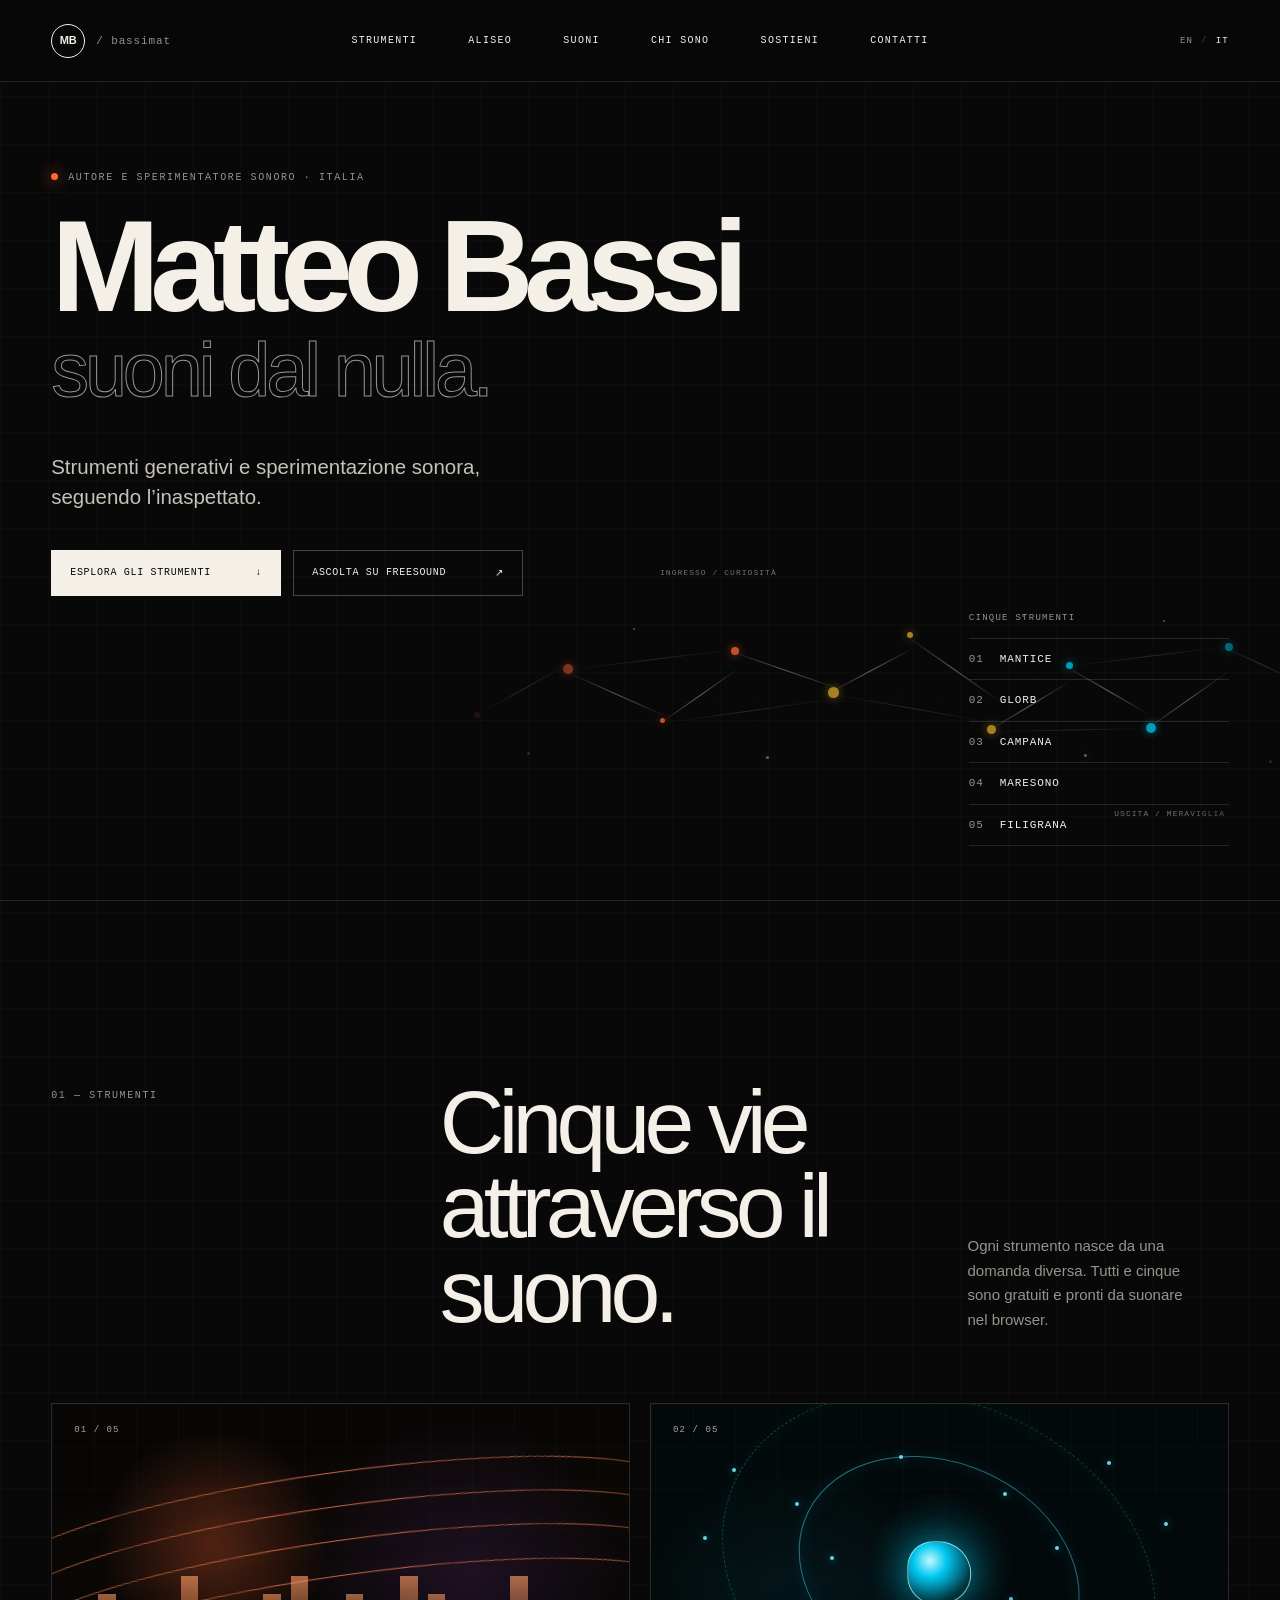
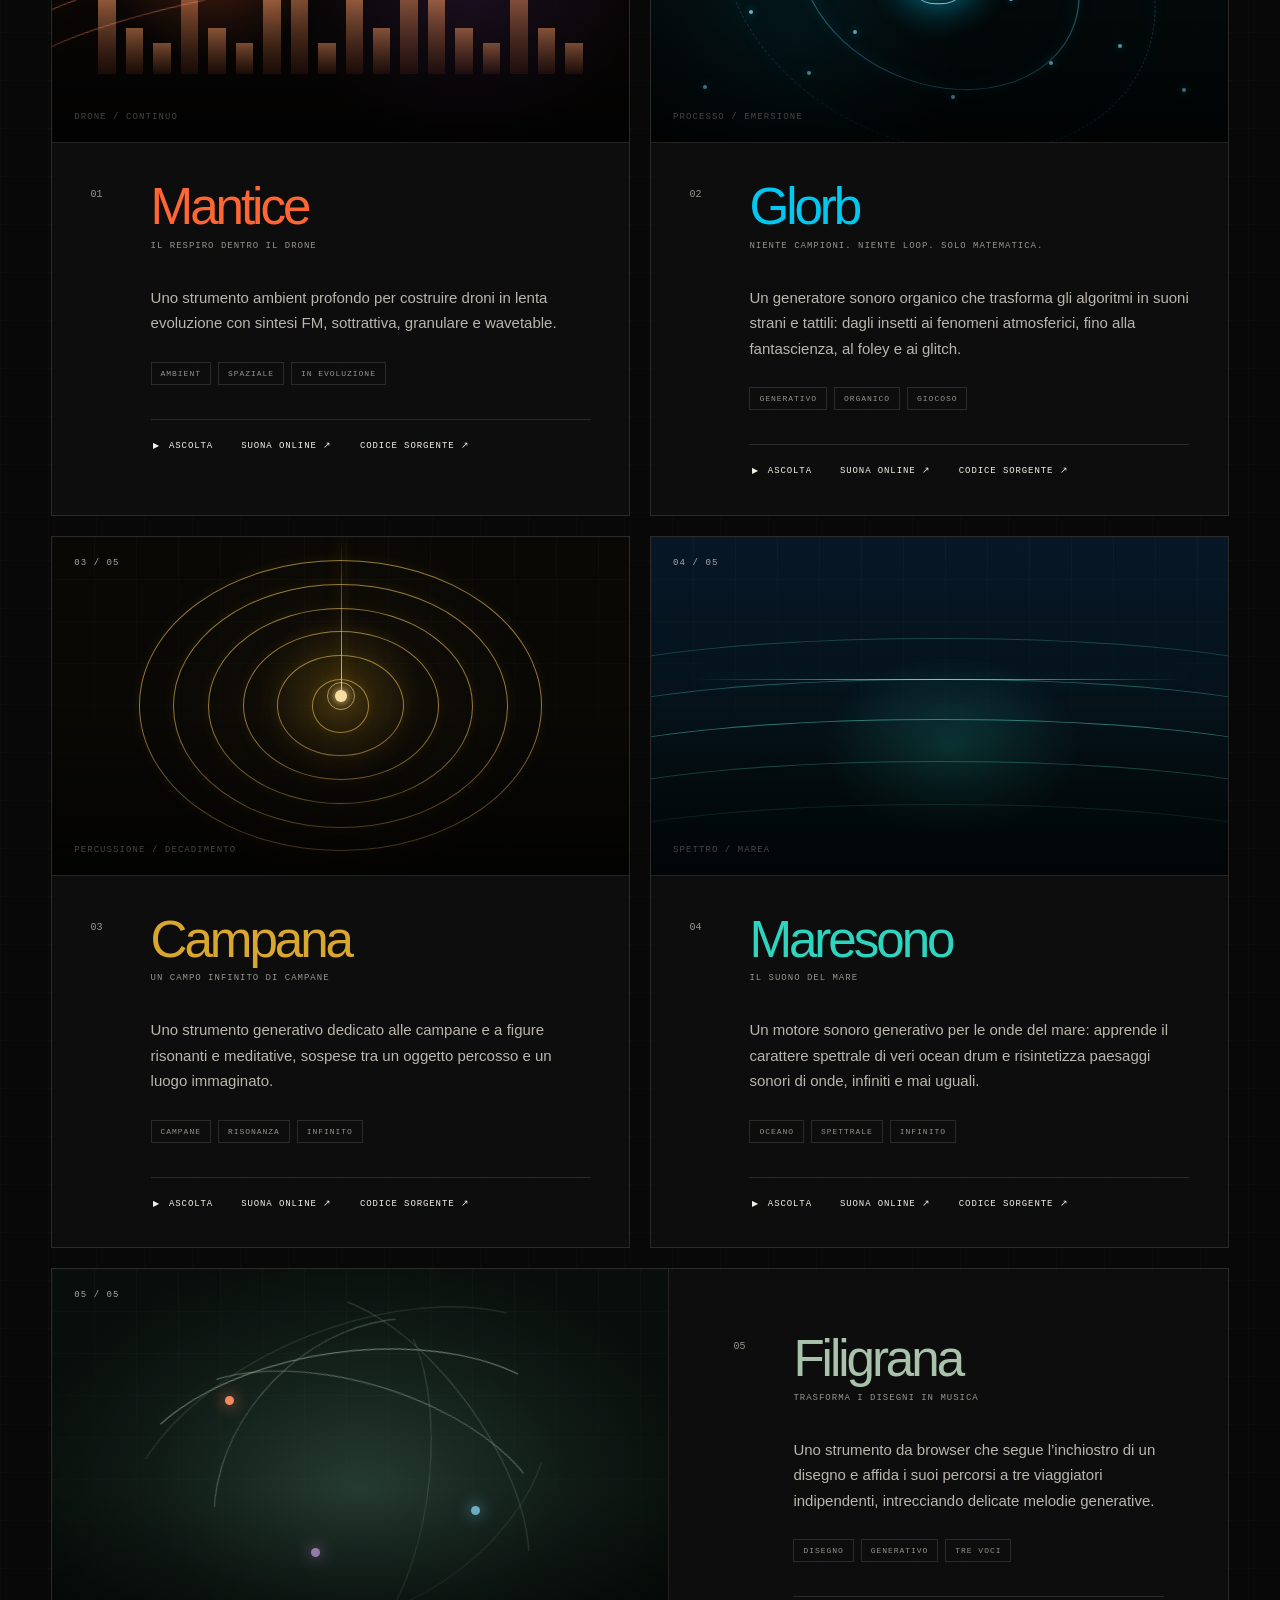
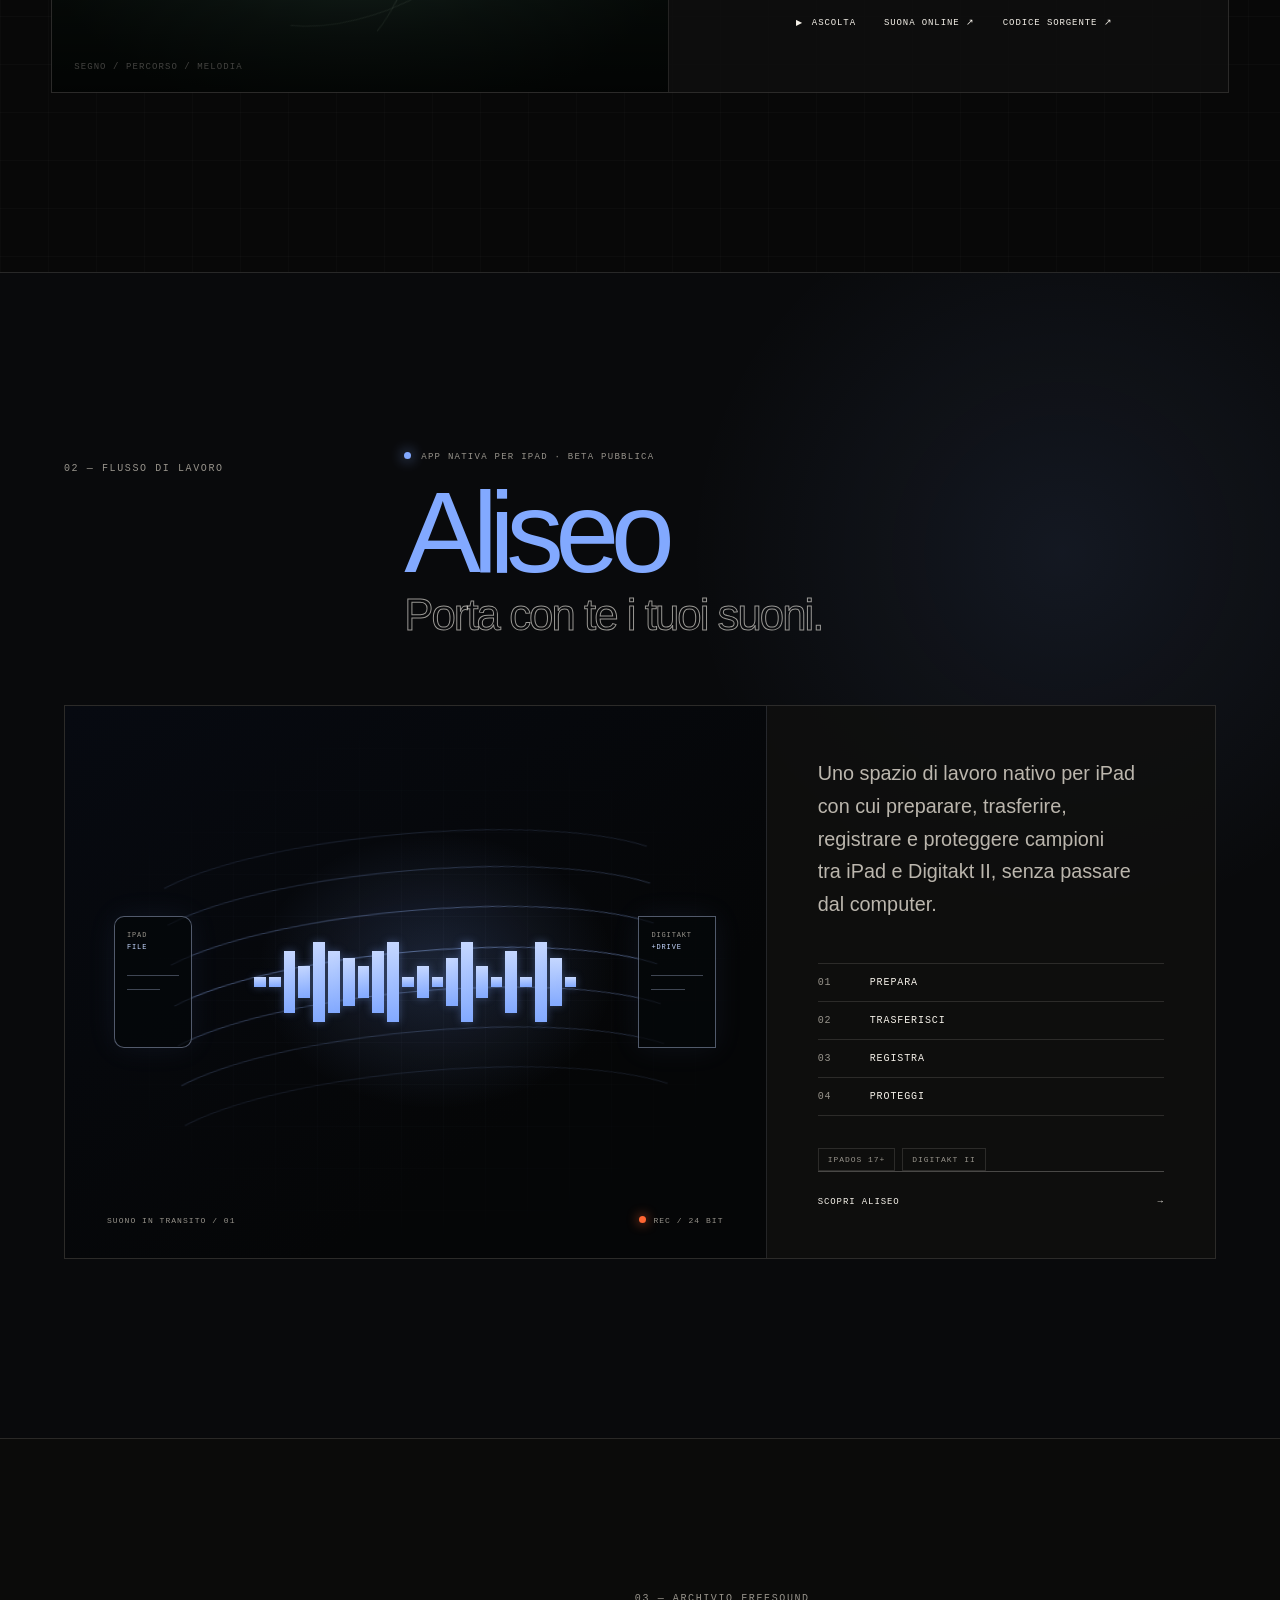
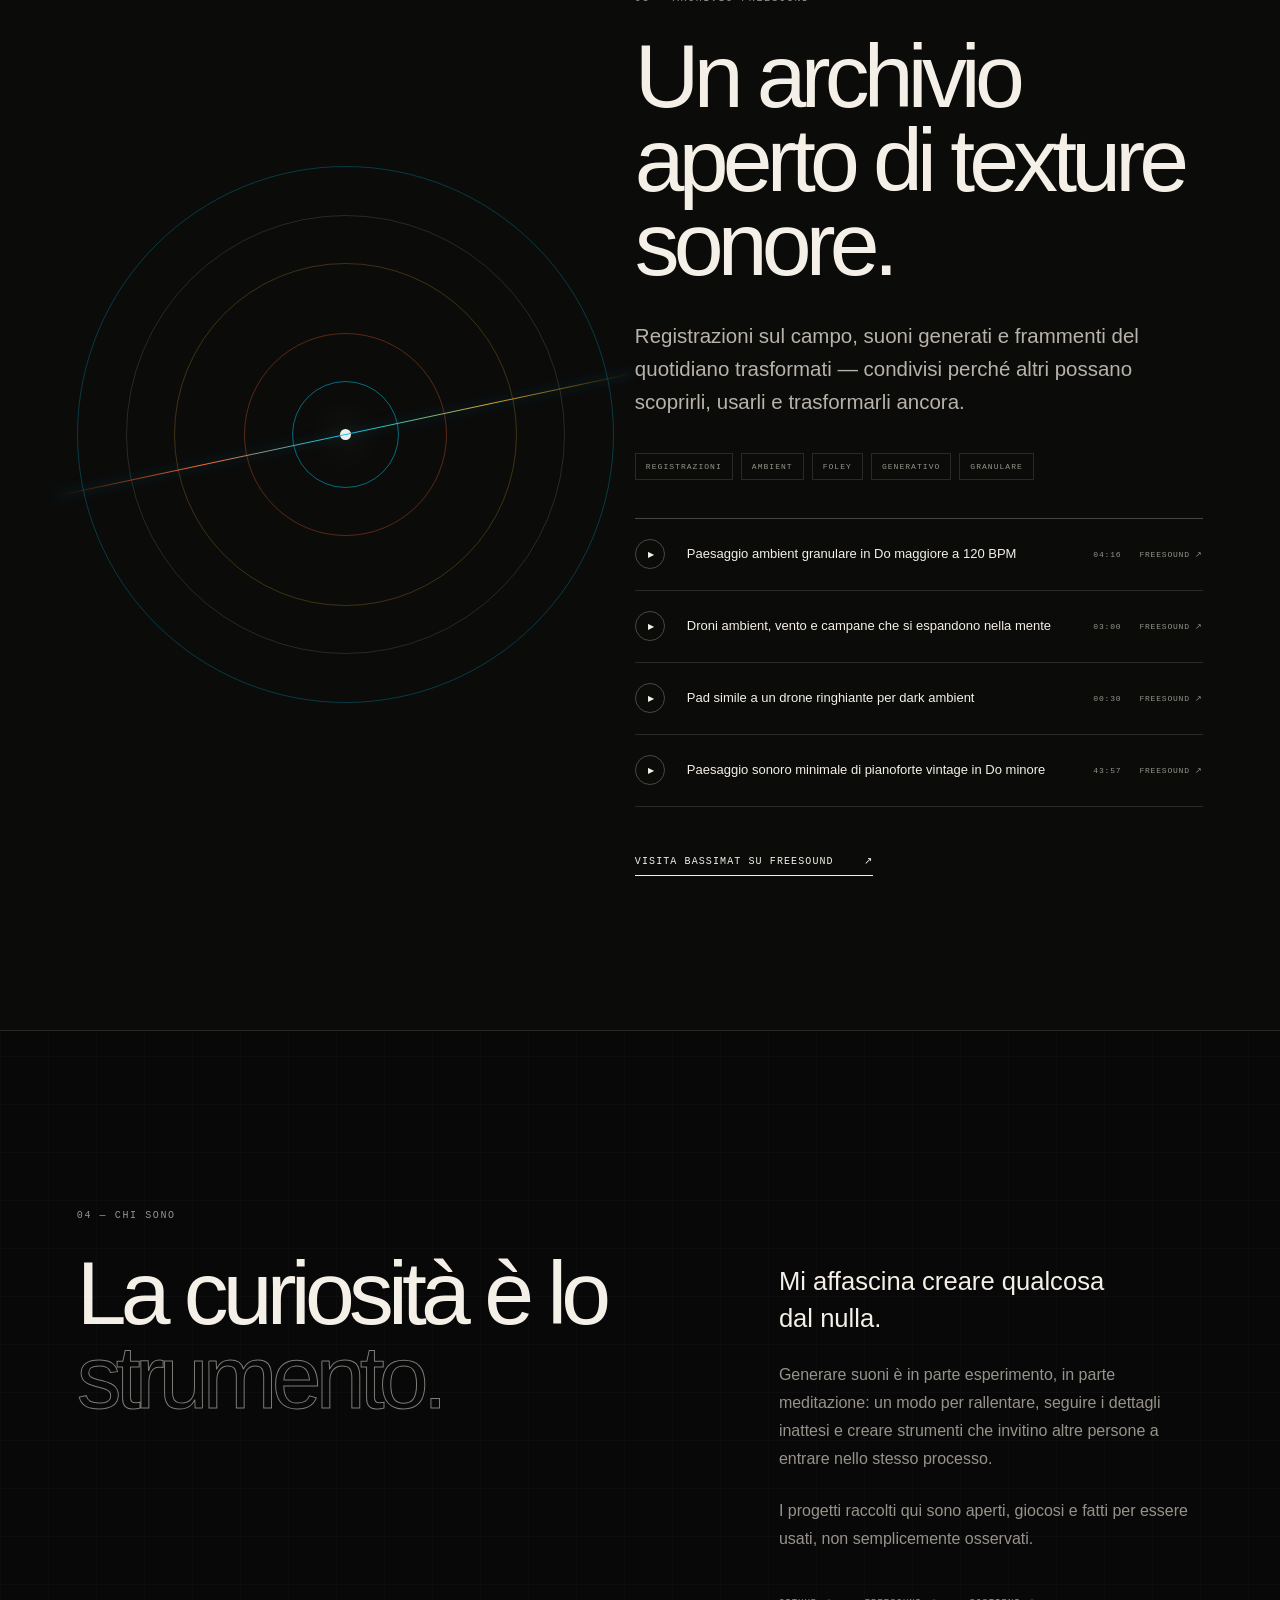
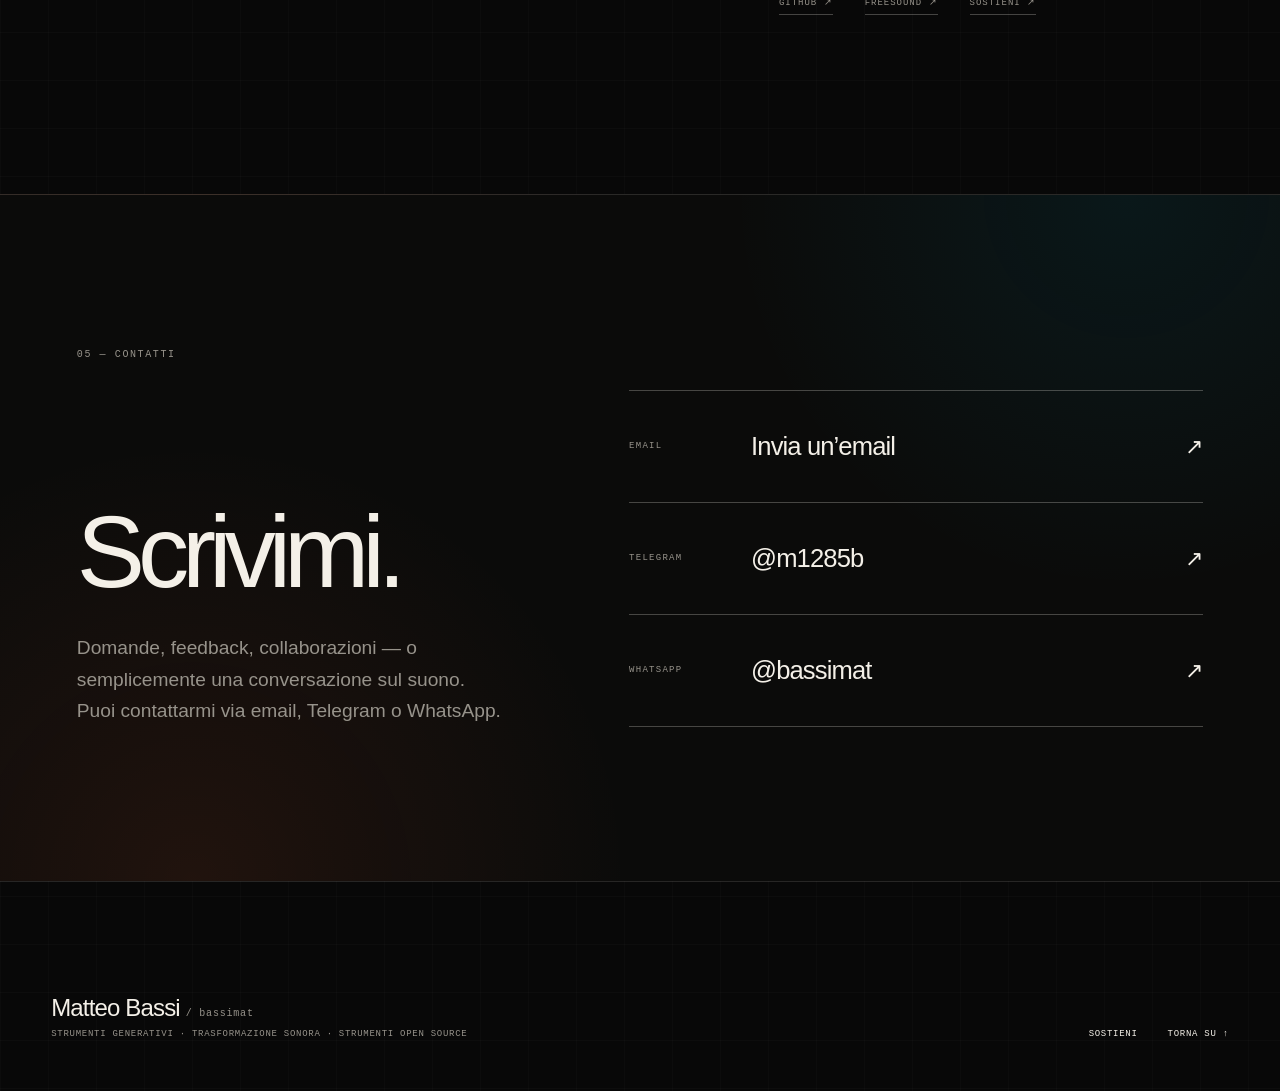
<file: it/index.html>
<!doctype html>
<html lang="it">
<head>
  <meta charset="utf-8">
  <meta name="viewport" content="width=device-width, initial-scale=1">
  <title>Matteo Bassi (bassimat) — Strumenti generativi e trasformazione sonora</title>
  <meta name="description" content="Strumenti generativi, trasformazione sonora sperimentale, Filigrana e ALISEO di Matteo Bassi (bassimat).">
  <meta name="keywords" content="Matteo Bassi, bassimat, strumenti generativi, sound design sperimentale, trasformazione sonora, disegno in musica, Filigrana, sintesi audio, Mantice, Glorb, Campana, Maresono, ALISEO, Digitakt II, gestione campioni iPad">
  <meta name="author" content="Matteo Bassi">
  <meta name="robots" content="index, follow">
  <meta name="google-site-verification" content="pp3jhptIHkhnjku-p-0sm3J4XAJzQlE7WiNZ2JwKUNA">
  <link rel="canonical" href="https://bassimatte.github.io/it/">
  <link rel="alternate" hreflang="en" href="https://bassimatte.github.io/">
  <link rel="alternate" hreflang="it" href="https://bassimatte.github.io/it/">
  <link rel="alternate" hreflang="x-default" href="https://bassimatte.github.io/">
  <link rel="icon" type="image/png" href="/public/favicon-open-orbit.png">
  <link rel="stylesheet" href="/app/globals.css">
  <link rel="stylesheet" href="/public/aliseo-home.css">
  <script src="/public/analytics.js" defer></script>
  <script src="/public/samples.js" defer></script>
  <meta property="og:type" content="website">
  <meta property="og:url" content="https://bassimatte.github.io/it/">
  <meta property="og:site_name" content="Matteo Bassi / bassimat">
  <meta property="og:title" content="Matteo Bassi — Strumenti generativi e trasformazione sonora">
  <meta property="og:description" content="Strumenti generativi e sperimentazione sonora, seguendo l’inaspettato.">
  <meta property="og:image" content="https://bassimatte.github.io/og.png">
  <meta property="og:image:width" content="1200">
  <meta property="og:image:height" content="630">
  <meta property="og:image:alt" content="Matteo Bassi — Strumenti generativi e trasformazione sonora">
  <meta name="twitter:card" content="summary_large_image">
  <meta name="twitter:title" content="Matteo Bassi — Strumenti generativi e trasformazione sonora">
  <meta name="twitter:description" content="Strumenti generativi e sperimentazione sonora, seguendo l’inaspettato.">
  <meta name="twitter:image" content="https://bassimatte.github.io/og.png">
  <script type="application/ld+json">
  {
    "@context": "https://schema.org",
    "@graph": [
      {
        "@type": "Person",
        "@id": "https://bassimatte.github.io/#person",
        "name": "Matteo Bassi",
        "alternateName": "bassimat",
        "url": "https://bassimatte.github.io/",
        "sameAs": ["https://github.com/bassimatte", "https://freesound.org/people/bassimat/", "https://t.me/m1285b", "https://wa.me/bassimat"],
        "knowsAbout": ["Strumenti generativi", "Sound design sperimentale", "Trasformazione sonora", "Sintesi audio"]
      },
      {
        "@type": "SoftwareApplication",
        "name": "Mantice",
        "url": "https://bassimatte.github.io/mantice/",
        "applicationCategory": "MultimediaApplication",
        "operatingSystem": "Web browser",
        "isAccessibleForFree": true,
        "creator": {"@id": "https://bassimatte.github.io/#person"}
      },
      {
        "@type": "SoftwareApplication",
        "name": "Glorb",
        "url": "https://bassimatte.github.io/glorb/",
        "applicationCategory": "MultimediaApplication",
        "operatingSystem": "Web browser",
        "isAccessibleForFree": true,
        "creator": {"@id": "https://bassimatte.github.io/#person"}
      },
      {
        "@type": "SoftwareApplication",
        "name": "Campana",
        "url": "https://bassimatte.github.io/campana/",
        "applicationCategory": "MultimediaApplication",
        "operatingSystem": "Web browser",
        "isAccessibleForFree": true,
        "creator": {"@id": "https://bassimatte.github.io/#person"}
      },
      {
        "@type": "SoftwareApplication",
        "name": "Maresono",
        "url": "https://bassimatte.github.io/maresono/",
        "applicationCategory": "MultimediaApplication",
        "operatingSystem": "Web browser",
        "isAccessibleForFree": true,
        "creator": {"@id": "https://bassimatte.github.io/#person"}
      },
      {
        "@type": "SoftwareApplication",
        "name": "Filigrana",
        "url": "https://bassimatte.github.io/filigrana/",
        "applicationCategory": "MultimediaApplication",
        "operatingSystem": "Web browser",
        "isAccessibleForFree": true,
        "creator": {"@id": "https://bassimatte.github.io/#person"}
      },
      {
        "@type": "SoftwareApplication",
        "name": "ALISEO",
        "url": "https://bassimatte.github.io/it/aliseo/",
        "applicationCategory": "MultimediaApplication",
        "operatingSystem": "iPadOS 17 o successivo",
        "isAccessibleForFree": true,
        "creator": {"@id": "https://bassimatte.github.io/#person"}
      }
    ]
  }
  </script>
</head>
<body>
  <a class="skip-link" href="#main">Vai al contenuto</a>
  <div class="ambient ambient-one" aria-hidden="true"></div>
  <div class="ambient ambient-two" aria-hidden="true"></div>

  <header class="site-header">
    <a class="wordmark" href="#top" aria-label="Matteo Bassi, pagina iniziale">
      <span class="wordmark-mark">MB</span><span class="wordmark-handle">/ bassimat</span>
    </a>
    <nav aria-label="Navigazione principale">
      <a href="#instruments">Strumenti</a><a href="#aliseo">Aliseo</a><a href="#sounds">Suoni</a><a href="#about">Chi sono</a><a href="/it/support/">Sostieni</a><a href="#contact">Contatti</a>
    </nav>
    <div class="language-switcher" aria-label="Selezione lingua"><a href="/" lang="en">EN</a><i aria-hidden="true">/</i><a class="active" href="/it/" lang="it" aria-current="page">IT</a></div>
  </header>

  <main id="main">
    <section class="hero" id="top">
      <div class="hero-copy">
        <p class="eyebrow"><span class="signal-dot" aria-hidden="true"></span>Autore e sperimentatore sonoro · Italia</p>
        <h1>Matteo Bassi<span>suoni dal nulla.</span></h1>
        <p class="hero-intro">Strumenti generativi e sperimentazione sonora, seguendo l’inaspettato.</p>
        <div class="hero-actions">
          <a class="button button-primary" href="#instruments">Esplora gli strumenti <span aria-hidden="true">↓</span></a>
          <a class="button button-secondary" href="https://freesound.org/people/bassimat/" target="_blank" rel="noreferrer">Ascolta su Freesound <span aria-hidden="true">↗</span></a>
        </div>
      </div>
      <div class="hero-signal" aria-hidden="true">
        <div class="signal-label signal-label-left">INGRESSO / CURIOSITÀ</div>
        <div class="hero-constellation">
          <div class="constellation-lines"><i></i><i></i><i></i><i></i><i></i><i></i><i></i><i></i><i></i><i></i><i></i><i></i><i></i><i></i><i></i></div>
          <div class="constellation-grains"><i></i><i></i><i></i><i></i><i></i><i></i><i></i><i></i><i></i><i></i><i></i><i></i><i></i><i></i><i></i><i></i><i></i><i></i></div>
        </div>
        <div class="signal-label signal-label-right">USCITA / MERAVIGLIA</div>
      </div>
      <div class="project-index" aria-label="Progetti in evidenza">
        <span>CINQUE STRUMENTI</span>
        <ol><li><a href="#mantice"><b>01</b> Mantice</a></li><li><a href="#glorb"><b>02</b> Glorb</a></li><li><a href="#campana"><b>03</b> Campana</a></li><li><a href="#maresono"><b>04</b> Maresono</a></li><li><a href="#filigrana"><b>05</b> Filigrana</a></li></ol>
      </div>
    </section>

    <section class="projects-section" id="instruments">
      <div class="section-heading">
        <p class="section-number">01 — STRUMENTI</p>
        <h2>Cinque vie attraverso il suono.</h2>
        <p>Ogni strumento nasce da una domanda diversa. Tutti e cinque sono gratuiti e pronti da suonare nel browser.</p>
      </div>
      <div class="projects-grid">
        <article class="project-card project-orange" id="mantice">
          <a class="project-media" href="https://bassimatte.github.io/mantice/" target="_blank" rel="noreferrer" aria-label="Apri Mantice">
            <div class="project-art art-mantice" aria-hidden="true">
              <span class="art-number">01 / 05</span>
              <div class="mantice-waves"><span></span><span></span><span></span><span></span></div>
              <div class="mantice-spectrum"><i></i><i></i><i></i><i></i><i></i><i></i><i></i><i></i><i></i><i></i><i></i><i></i><i></i><i></i><i></i><i></i><i></i><i></i></div>
              <span class="art-caption">DRONE / CONTINUO</span>
            </div>
          </a>
          <div class="project-body">
            <div class="project-title-row"><span class="project-number">01</span><div><h3><a href="https://bassimatte.github.io/mantice/" target="_blank" rel="noreferrer">Mantice</a></h3><p class="project-kicker">Il respiro dentro il drone</p></div></div>
            <p class="project-description">Uno strumento ambient profondo per costruire droni in lenta evoluzione con sintesi FM, sottrattiva, granulare e wavetable.</p>
            <ul class="tag-list" aria-label="Qualità di Mantice"><li>Ambient</li><li>Spaziale</li><li>In evoluzione</li></ul>
            <div class="project-links"><button class="sample-link" type="button" data-sample-project="mantice" data-samples="https://cdn.freesound.org/previews/860/860122_15636277-hq.mp3" data-sample-names="expanding_drone" data-sample-gains-db="0" aria-label="Ascolta un esempio di Mantice" aria-pressed="false"><span class="sample-icon" aria-hidden="true">▶</span> Ascolta</button><a href="https://bassimatte.github.io/mantice/" target="_blank" rel="noreferrer">Suona online <span aria-hidden="true">↗</span></a><a href="https://github.com/bassimatte/mantice" target="_blank" rel="noreferrer">Codice sorgente <span aria-hidden="true">↗</span></a></div>
          </div>
        </article>

        <article class="project-card project-cyan" id="glorb">
          <a class="project-media" href="https://bassimatte.github.io/glorb/" target="_blank" rel="noreferrer" aria-label="Apri Glorb">
            <div class="project-art art-glorb" aria-hidden="true">
              <span class="art-number">02 / 05</span>
              <div class="glorb-orbits"><span></span><span></span></div>
              <div class="glorb-core"></div>
              <div class="glorb-particles"><i></i><i></i><i></i><i></i><i></i><i></i><i></i><i></i><i></i><i></i><i></i><i></i><i></i><i></i><i></i><i></i><i></i><i></i></div>
              <span class="art-caption">PROCESSO / EMERSIONE</span>
            </div>
          </a>
          <div class="project-body">
            <div class="project-title-row"><span class="project-number">02</span><div><h3><a href="https://bassimatte.github.io/glorb/" target="_blank" rel="noreferrer">Glorb</a></h3><p class="project-kicker">Niente campioni. Niente loop. Solo matematica.</p></div></div>
            <p class="project-description">Un generatore sonoro organico che trasforma gli algoritmi in suoni strani e tattili: dagli insetti ai fenomeni atmosferici, fino alla fantascienza, al foley e ai glitch.</p>
            <ul class="tag-list" aria-label="Qualità di Glorb"><li>Generativo</li><li>Organico</li><li>Giocoso</li></ul>
            <div class="project-links"><button class="sample-link" type="button" data-sample-project="glorb" data-samples="https://cdn.freesound.org/previews/855/855481_15636277-hq.mp3|https://cdn.freesound.org/previews/855/855564_15636277-hq.mp3" data-sample-names="ui|insects" data-sample-gains-db="-1.5|-8.4" aria-label="Ascolta un esempio di Glorb" aria-pressed="false"><span class="sample-icon" aria-hidden="true">▶</span> Ascolta</button><a href="https://bassimatte.github.io/glorb/" target="_blank" rel="noreferrer">Suona online <span aria-hidden="true">↗</span></a><a href="https://github.com/bassimatte/glorb" target="_blank" rel="noreferrer">Codice sorgente <span aria-hidden="true">↗</span></a></div>
          </div>
        </article>

        <article class="project-card project-gold" id="campana">
          <a class="project-media" href="https://bassimatte.github.io/campana/" target="_blank" rel="noreferrer" aria-label="Apri Campana">
            <div class="project-art art-campana" aria-hidden="true">
              <span class="art-number">03 / 05</span>
              <div class="campana-bell">
                <div class="campana-strike"></div>
                <div class="campana-rings"><span></span><span></span><span></span><span></span><span></span><span></span></div>
                <div class="campana-core"></div>
              </div>
              <span class="art-caption">PERCUSSIONE / DECADIMENTO</span>
            </div>
          </a>
          <div class="project-body">
            <div class="project-title-row"><span class="project-number">03</span><div><h3><a href="https://bassimatte.github.io/campana/" target="_blank" rel="noreferrer">Campana</a></h3><p class="project-kicker">Un campo infinito di campane</p></div></div>
            <p class="project-description">Uno strumento generativo dedicato alle campane e a figure risonanti e meditative, sospese tra un oggetto percosso e un luogo immaginato.</p>
            <ul class="tag-list" aria-label="Qualità di Campana"><li>Campane</li><li>Risonanza</li><li>Infinito</li></ul>
            <div class="project-links"><button class="sample-link" type="button" data-sample-project="campana" data-samples="https://cdn.freesound.org/previews/855/855554_15636277-hq.mp3" data-sample-names="aurora" data-sample-gains-db="-2.1" aria-label="Ascolta un esempio di Campana" aria-pressed="false"><span class="sample-icon" aria-hidden="true">▶</span> Ascolta</button><a href="https://bassimatte.github.io/campana/" target="_blank" rel="noreferrer">Suona online <span aria-hidden="true">↗</span></a><a href="https://github.com/bassimatte/campana" target="_blank" rel="noreferrer">Codice sorgente <span aria-hidden="true">↗</span></a></div>
          </div>
        </article>

        <article class="project-card project-teal" id="maresono">
          <a class="project-media" href="https://bassimatte.github.io/maresono/" target="_blank" rel="noreferrer" aria-label="Apri Maresono">
            <div class="project-art art-maresono" aria-hidden="true">
              <span class="art-number">04 / 05</span>
              <div class="maresono-horizon"></div>
              <div class="maresono-waves"><span></span><span></span><span></span><span></span><span></span></div>
              <span class="art-caption">SPETTRO / MAREA</span>
            </div>
          </a>
          <div class="project-body">
            <div class="project-title-row"><span class="project-number">04</span><div><h3><a href="https://bassimatte.github.io/maresono/" target="_blank" rel="noreferrer">Maresono</a></h3><p class="project-kicker">Il suono del mare</p></div></div>
            <p class="project-description">Un motore sonoro generativo per le onde del mare: apprende il carattere spettrale di veri ocean drum e risintetizza paesaggi sonori di onde, infiniti e mai uguali.</p>
            <ul class="tag-list" aria-label="Qualità di Maresono"><li>Oceano</li><li>Spettrale</li><li>Infinito</li></ul>
            <div class="project-links"><button class="sample-link" type="button" data-sample-project="maresono" data-samples="/public/audio/maresono-onda-lunga-sample.mp3" data-sample-names="onda_lunga" data-sample-gains-db="0" aria-label="Ascolta un esempio di Maresono" aria-pressed="false"><span class="sample-icon" aria-hidden="true">▶</span> Ascolta</button><a href="https://bassimatte.github.io/maresono/" target="_blank" rel="noreferrer">Suona online <span aria-hidden="true">↗</span></a><a href="https://github.com/bassimatte/maresono" target="_blank" rel="noreferrer">Codice sorgente <span aria-hidden="true">↗</span></a></div>
          </div>
        </article>
        <article class="project-card project-sage project-featured" id="filigrana">
          <a class="project-media" href="https://bassimatte.github.io/filigrana/" target="_blank" rel="noreferrer" aria-label="Apri Filigrana"><div class="project-art art-filigrana" aria-hidden="true"><span class="art-number">05 / 05</span><div class="filigrana-paths"><i></i><i></i><i></i><i></i><i></i><i></i><i></i></div><div class="filigrana-travellers"><i class="traveller-one"></i><i class="traveller-two"></i><i class="traveller-three"></i></div><span class="art-caption">SEGNO / PERCORSO / MELODIA</span></div></a>
          <div class="project-body">
            <div class="project-title-row"><span class="project-number">05</span><div><h3><a href="https://bassimatte.github.io/filigrana/" target="_blank" rel="noreferrer">Filigrana</a></h3><p class="project-kicker">Trasforma i disegni in musica</p></div></div>
            <p class="project-description">Uno strumento da browser che segue l’inchiostro di un disegno e affida i suoi percorsi a tre viaggiatori indipendenti, intrecciando delicate melodie generative.</p>
            <ul class="tag-list" aria-label="Caratteristiche di Filigrana"><li>Disegno</li><li>Generativo</li><li>Tre voci</li></ul>
            <div class="project-links"><button class="sample-link" type="button" data-sample-project="filigrana" data-samples="/public/audio/filigrana-sample.mp3" data-sample-names="calm_trio" data-sample-gains-db="0" aria-label="Ascolta Filigrana" aria-pressed="false"><span class="sample-icon" aria-hidden="true">▶</span> Ascolta</button><a href="https://bassimatte.github.io/filigrana/" target="_blank" rel="noreferrer">Suona online <span aria-hidden="true">↗</span></a><a href="https://github.com/bassimatte/filigrana" target="_blank" rel="noreferrer">Codice sorgente <span aria-hidden="true">↗</span></a></div>
          </div>
        </article>
      </div>
    </section>

    <section class="aliseo-home-section" id="aliseo">
      <div class="aliseo-home-heading">
        <p class="section-number">02 — FLUSSO DI LAVORO</p>
        <div><p class="aliseo-home-status"><span></span>APP NATIVA PER IPAD · BETA PUBBLICA</p><h2>Aliseo<small>Porta con te i tuoi suoni.</small></h2></div>
      </div>
      <div class="aliseo-home-card">
        <a class="aliseo-home-art" href="/it/aliseo/" data-aliseo-action="discover" aria-label="Scopri Aliseo">
          <div class="aliseo-home-grid"></div>
          <div class="aliseo-terminal aliseo-terminal-left"><span>IPAD</span><b>FILE</b><i></i><i></i></div>
          <div class="aliseo-terminal aliseo-terminal-right"><span>DIGITAKT</span><b>+DRIVE</b><i></i><i></i></div>
          <div class="aliseo-wind"><span></span><span></span><span></span><span></span><span></span><span></span><span></span></div>
          <div class="aliseo-grains"><i></i><i></i><i></i><i></i><i></i><i></i><i></i><i></i></div>
          <div class="aliseo-wave"><i></i><i></i><i></i><i></i><i></i><i></i><i></i><i></i><i></i><i></i><i></i><i></i><i></i><i></i><i></i><i></i><i></i><i></i><i></i><i></i><i></i><i></i></div>
          <p class="aliseo-art-label">SUONO IN TRANSITO / 01</p><p class="aliseo-rec"><span></span>REC / 24 BIT</p>
        </a>
        <div class="aliseo-home-copy">
          <p>Uno spazio di lavoro nativo per iPad con cui preparare, trasferire, registrare e proteggere campioni tra iPad e Digitakt II, senza passare dal computer.</p>
          <ol><li><b>01</b>Prepara</li><li><b>02</b>Trasferisci</li><li><b>03</b>Registra</li><li><b>04</b>Proteggi</li></ol>
          <div class="aliseo-home-meta"><span>IPADOS 17+</span><span>DIGITAKT II</span></div>
          <a class="aliseo-home-link" href="/it/aliseo/" data-aliseo-action="discover">Scopri Aliseo <span aria-hidden="true">→</span></a>
        </div>
      </div>
    </section>

    <section class="sounds-section" id="sounds">
      <div class="sounds-orbit" aria-hidden="true"><span></span><span></span><span></span><i></i></div>
      <div class="sounds-copy">
        <p class="section-number">03 — ARCHIVIO FREESOUND</p>
        <h2>Un archivio aperto di texture sonore.</h2>
        <p>Registrazioni sul campo, suoni generati e frammenti del quotidiano trasformati — condivisi perché altri possano scoprirli, usarli e trasformarli ancora.</p>
        <div class="sound-topics" aria-label="Temi dell’archivio sonoro"><span>REGISTRAZIONI</span><span>AMBIENT</span><span>FOLEY</span><span>GENERATIVO</span><span>GRANULARE</span></div>
        <div class="archive-list" aria-label="Suoni scelti dall’archivio">
          <div class="archive-item"><button class="archive-play" type="button" data-sample-project="archive" data-sample-label="Paesaggio ambient granulare in Do maggiore a 120 BPM" data-samples="https://cdn.freesound.org/previews/839/839053_15636277-hq.mp3" data-sample-names="839053" aria-label="Ascolta Paesaggio ambient granulare in Do maggiore a 120 BPM" aria-pressed="false"><span class="sample-icon" aria-hidden="true">▶</span></button><strong>Paesaggio ambient granulare in Do maggiore a 120 BPM</strong><span class="archive-duration">04:16</span><a href="https://freesound.org/people/bassimat/sounds/839053/" target="_blank" rel="noreferrer">Freesound <span aria-hidden="true">↗</span></a></div>
          <div class="archive-item"><button class="archive-play" type="button" data-sample-project="archive" data-sample-label="Droni ambient, vento e campane che si espandono nella mente" data-samples="https://cdn.freesound.org/previews/861/861210_15636277-hq.mp3" data-sample-names="861210" aria-label="Ascolta Droni ambient, vento e campane che si espandono nella mente" aria-pressed="false"><span class="sample-icon" aria-hidden="true">▶</span></button><strong>Droni ambient, vento e campane che si espandono nella mente</strong><span class="archive-duration">03:00</span><a href="https://freesound.org/people/bassimat/sounds/861210/" target="_blank" rel="noreferrer">Freesound <span aria-hidden="true">↗</span></a></div>
          <div class="archive-item"><button class="archive-play" type="button" data-sample-project="archive" data-sample-label="Pad simile a un drone ringhiante per dark ambient" data-samples="https://cdn.freesound.org/previews/845/845391_15636277-hq.mp3" data-sample-names="845391" aria-label="Ascolta Pad simile a un drone ringhiante per dark ambient" aria-pressed="false"><span class="sample-icon" aria-hidden="true">▶</span></button><strong>Pad simile a un drone ringhiante per dark ambient</strong><span class="archive-duration">00:30</span><a href="https://freesound.org/people/bassimat/sounds/845391/" target="_blank" rel="noreferrer">Freesound <span aria-hidden="true">↗</span></a></div>
          <div class="archive-item"><button class="archive-play" type="button" data-sample-project="archive" data-sample-label="Paesaggio sonoro minimale di pianoforte vintage in Do minore" data-samples="https://cdn.freesound.org/previews/859/859546_15636277-hq.mp3" data-sample-names="859546" aria-label="Ascolta Paesaggio sonoro minimale di pianoforte vintage in Do minore" aria-pressed="false"><span class="sample-icon" aria-hidden="true">▶</span></button><strong>Paesaggio sonoro minimale di pianoforte vintage in Do minore</strong><span class="archive-duration">43:57</span><a href="https://freesound.org/people/bassimat/sounds/859546/" target="_blank" rel="noreferrer">Freesound <span aria-hidden="true">↗</span></a></div>
        </div>
        <a class="text-link" href="https://freesound.org/people/bassimat/" target="_blank" rel="noreferrer">Visita bassimat su Freesound <span aria-hidden="true">↗</span></a>
      </div>
    </section>

    <section class="about-section" id="about">
      <p class="section-number">04 — CHI SONO</p>
      <div class="about-grid">
        <h2>La curiosità è lo<span>strumento.</span></h2>
        <div class="about-copy">
          <p class="about-lead">Mi affascina creare qualcosa dal nulla.</p>
          <p>Generare suoni è in parte esperimento, in parte meditazione: un modo per rallentare, seguire i dettagli inattesi e creare strumenti che invitino altre persone a entrare nello stesso processo.</p>
          <p>I progetti raccolti qui sono aperti, giocosi e fatti per essere usati, non semplicemente osservati.</p>
          <div class="about-links"><a href="https://github.com/bassimatte" target="_blank" rel="noreferrer">GitHub <span aria-hidden="true">↗</span></a><a href="https://freesound.org/people/bassimat/" target="_blank" rel="noreferrer">Freesound <span aria-hidden="true">↗</span></a><a href="/it/support/">Sostieni <span aria-hidden="true">↗</span></a></div>
        </div>
      </div>
    </section>

    <section class="contact-section" id="contact">
      <p class="section-number">05 — CONTATTI</p>
      <div class="contact-grid">
        <div class="contact-copy">
          <h2>Scrivimi.</h2>
          <p>Domande, feedback, collaborazioni — o semplicemente una conversazione sul suono. Puoi contattarmi via email, Telegram o WhatsApp.</p>
        </div>
        <div class="contact-actions">
          <button class="contact-card contact-email" type="button" data-email-link="YmFzc2kubWF0dGVvQGdtYWlsLmNvbQ==" aria-label="Invia un’email a Matteo Bassi">
            <span class="contact-label">Email</span><strong>Invia un’email</strong><i aria-hidden="true">↗</i>
          </button>
          <a class="contact-card contact-telegram" href="https://t.me/m1285b" target="_blank" rel="noreferrer">
            <span class="contact-label">Telegram</span><strong>@m1285b</strong><i aria-hidden="true">↗</i>
          </a>
          <a class="contact-card contact-whatsapp" href="https://wa.me/bassimat" target="_blank" rel="noreferrer">
            <span class="contact-label">WhatsApp</span><strong>@bassimat</strong><i aria-hidden="true">↗</i>
          </a>
        </div>
      </div>
    </section>
  </main>

  <footer>
    <div><p class="footer-name">Matteo Bassi <span>/ bassimat</span></p><p>Strumenti generativi · trasformazione sonora · strumenti open source</p></div>
    <div class="footer-links"><a href="/it/support/">Sostieni</a><a href="#top">Torna su <span aria-hidden="true">↑</span></a></div>
  </footer>
  <script>(function(){var b=document.querySelector('[data-email-link]');if(!b)return;b.addEventListener('click',function(){window.location.href='mailto:'+atob(b.getAttribute('data-email-link'));});})();</script>
</body>
</html>
</file>
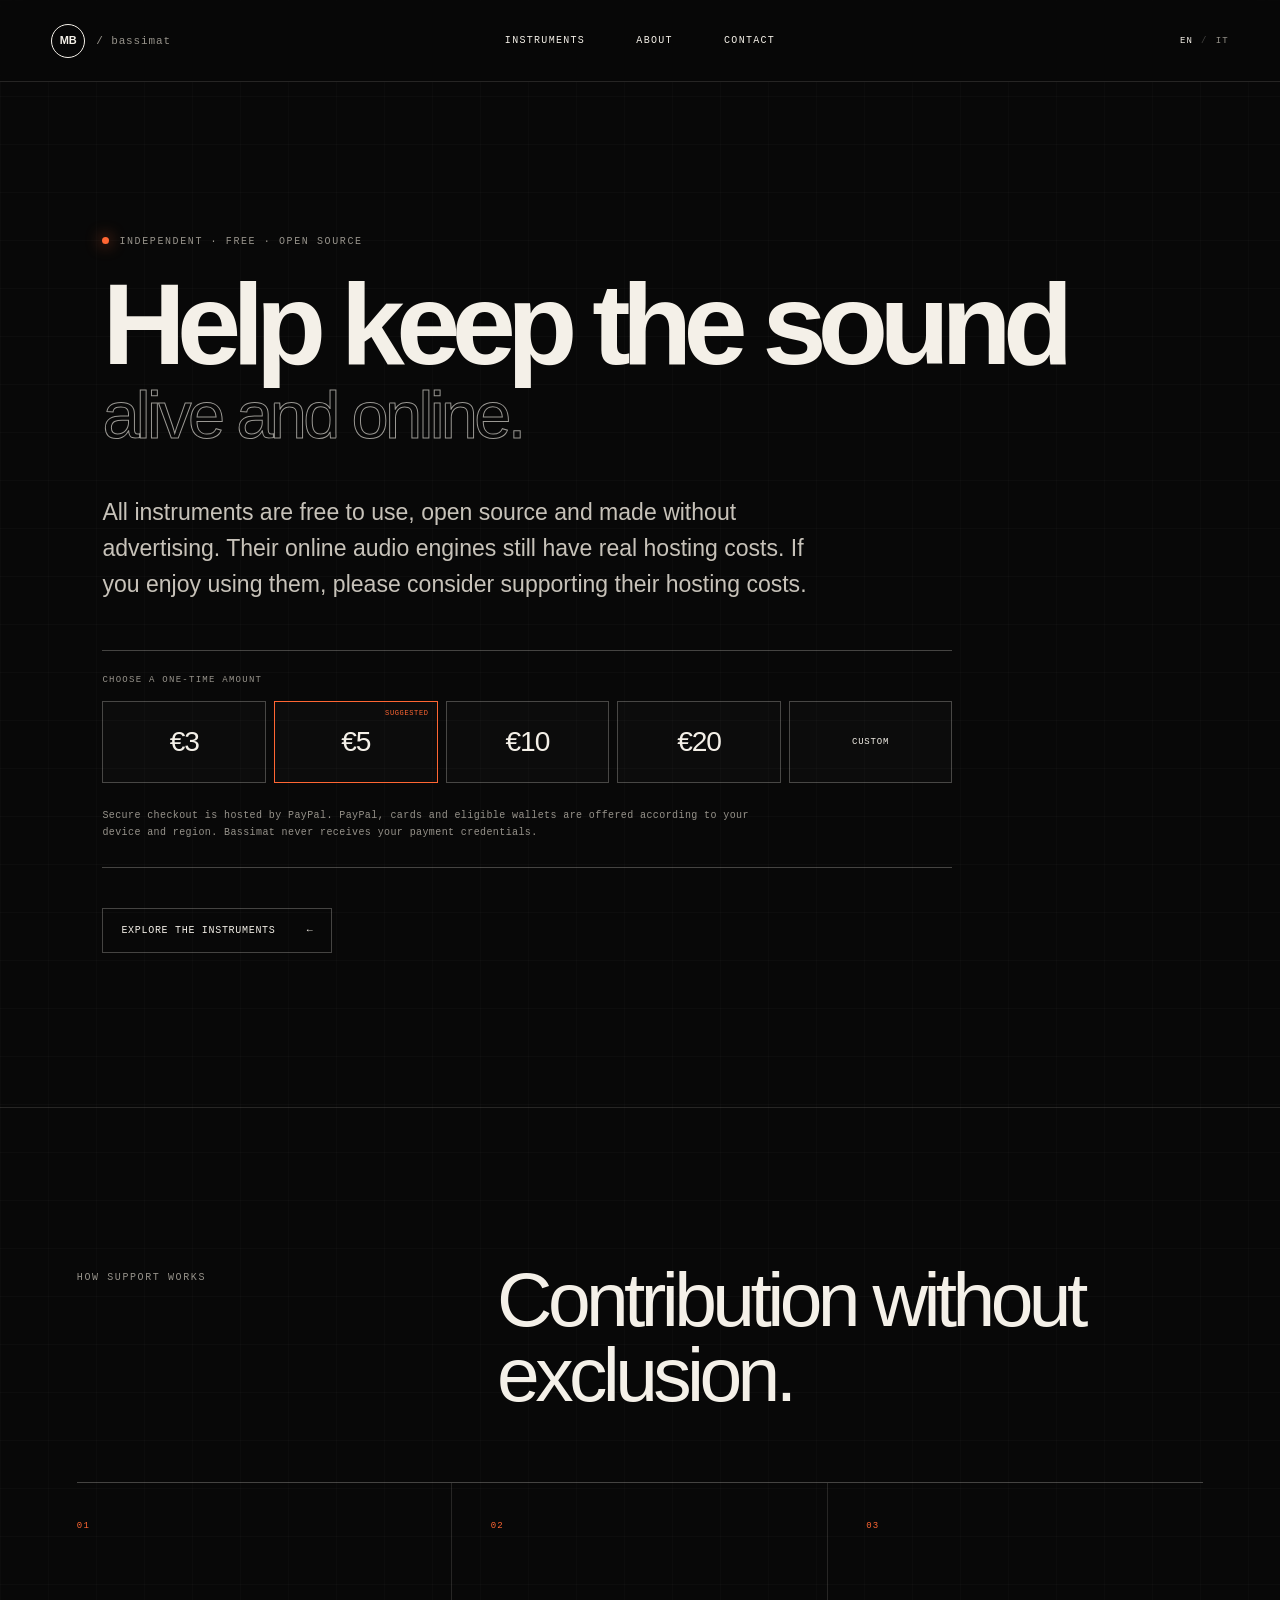
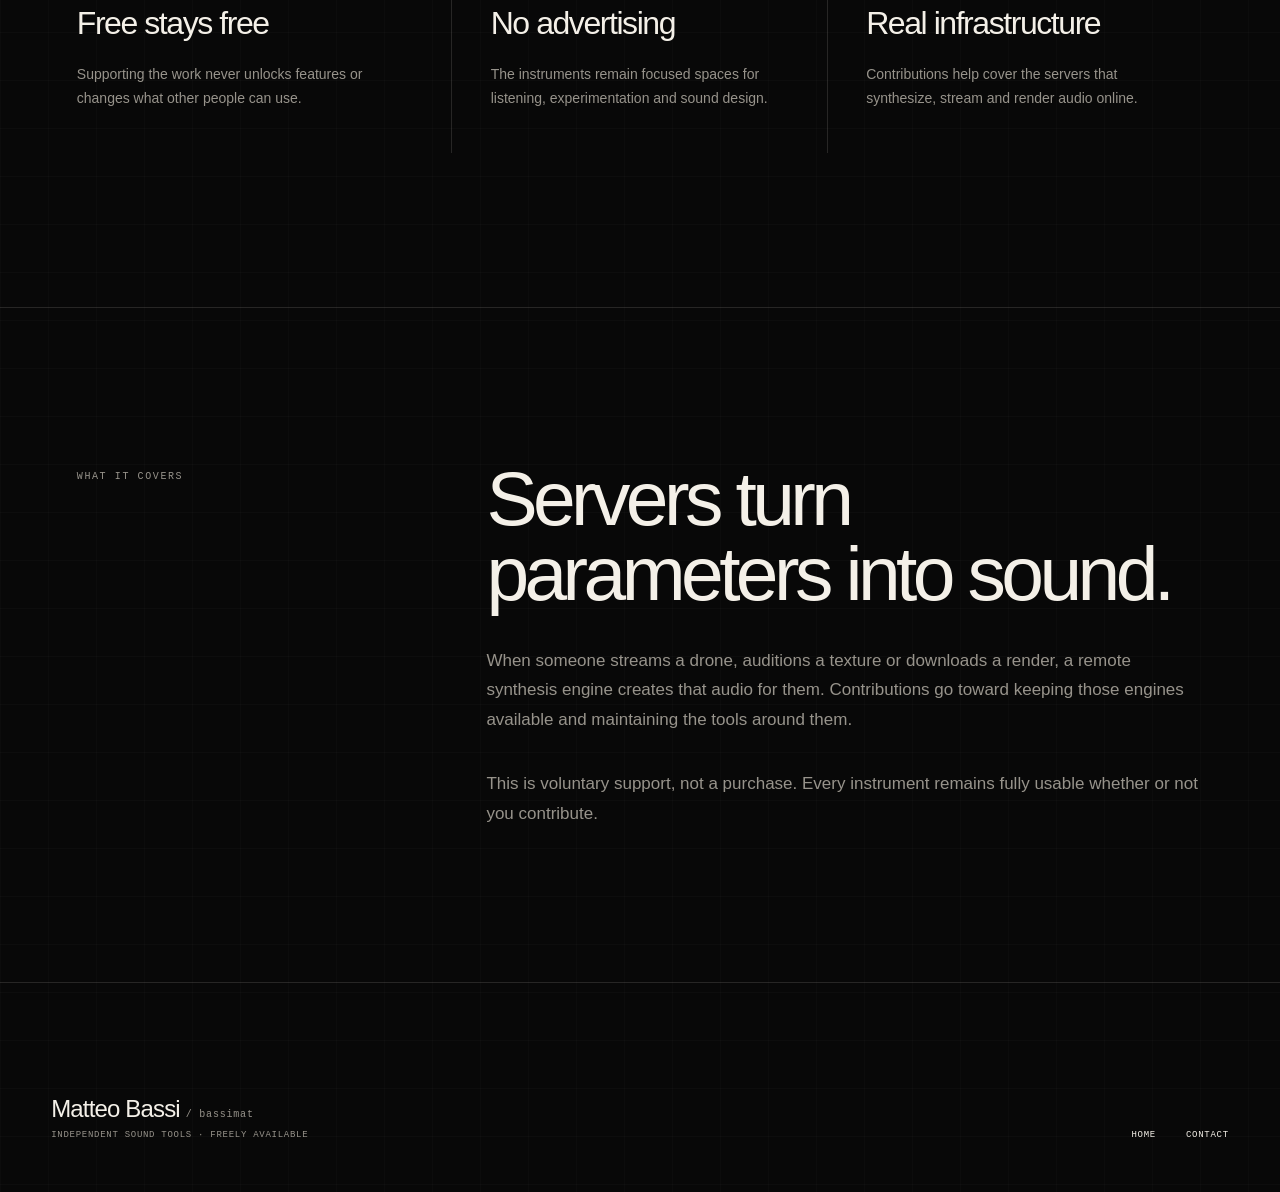
<file: support/index.html>
<!doctype html>
<html lang="en">
<head>
  <meta charset="utf-8">
  <meta name="viewport" content="width=device-width, initial-scale=1">
  <title>Support Bassimat — Keep Independent Sound Tools Online</title>
  <meta name="description" content="Help cover the hosting costs of Mantice and other free, open-source sound tools by Matteo Bassi.">
  <meta name="robots" content="index, follow">
  <link rel="canonical" href="https://bassimatte.github.io/support/">
  <link rel="alternate" hreflang="en" href="https://bassimatte.github.io/support/">
  <link rel="alternate" hreflang="it" href="https://bassimatte.github.io/it/support/">
  <link rel="alternate" hreflang="x-default" href="https://bassimatte.github.io/support/">
  <link rel="icon" type="image/png" href="/public/favicon-open-orbit.png">
  <link rel="stylesheet" href="/app/globals.css">
  <script src="/public/analytics.js" defer></script>
  <meta property="og:type" content="website">
  <meta property="og:url" content="https://bassimatte.github.io/support/">
  <meta property="og:title" content="Support Bassimat">
  <meta property="og:description" content="Help keep independent, ad-free sound tools online and free for everyone.">
  <meta property="og:image" content="https://bassimatte.github.io/og.png">
</head>
<body>
  <a class="skip-link" href="#main">Skip to content</a>
  <div class="ambient ambient-one" aria-hidden="true"></div><div class="ambient ambient-two" aria-hidden="true"></div>
  <header class="site-header">
    <a class="wordmark" href="/" aria-label="Matteo Bassi, home"><span class="wordmark-mark">MB</span><span class="wordmark-handle">/ bassimat</span></a>
    <nav aria-label="Support navigation"><a href="/#instruments">Instruments</a><a href="/#about">About</a><a href="/#contact">Contact</a></nav>
    <div class="language-switcher" aria-label="Language selection"><a class="active" href="/support/" lang="en" aria-current="page">EN</a><i aria-hidden="true">/</i><a href="/it/support/" lang="it">IT</a></div>
  </header>
  <main class="support-page" id="main">
    <section class="support-hero">
      <p class="eyebrow"><span class="signal-dot" aria-hidden="true"></span>Independent · free · open source</p>
      <h1>Help keep the sound<span>alive and online.</span></h1>
      <p class="support-lead">All instruments are free to use, open source and made without advertising. Their online audio engines still have real hosting costs. If you enjoy using them, please consider supporting their hosting costs.</p>
      <div class="support-payment" aria-labelledby="support-amount-title">
        <p class="support-payment-label" id="support-amount-title">Choose a one-time amount</p>
        <div class="support-amounts">
          <a class="support-amount-option" href="https://www.paypal.com/ncp/payment/XBB3GTVW4A4HJ" target="_blank" rel="noreferrer" data-support-checkout="paypal" aria-label="€3 support through PayPal; opens secure checkout in a new tab"><strong>€3</strong></a>
          <a class="support-amount-option recommended" href="https://www.paypal.com/ncp/payment/MG75SFMPNTJ2N" target="_blank" rel="noreferrer" data-support-checkout="paypal" aria-label="€5 support through PayPal; opens secure checkout in a new tab"><strong>€5</strong><span>Suggested</span></a>
          <a class="support-amount-option" href="https://www.paypal.com/ncp/payment/2G57DWHR2MTXN" target="_blank" rel="noreferrer" data-support-checkout="paypal" aria-label="€10 support through PayPal; opens secure checkout in a new tab"><strong>€10</strong></a>
          <a class="support-amount-option" href="https://www.paypal.com/ncp/payment/S25UZZ2UC3JZQ" target="_blank" rel="noreferrer" data-support-checkout="paypal" aria-label="€20 support through PayPal; opens secure checkout in a new tab"><strong>€20</strong></a>
          <a class="support-amount-option custom" href="https://www.paypal.com/ncp/payment/LXKTGLVEJRMR8" target="_blank" rel="noreferrer" data-support-checkout="paypal" aria-label="Custom support through PayPal; opens secure checkout in a new tab"><strong>Custom</strong></a>
        </div>
        <p class="support-provider-note">Secure checkout is hosted by PayPal. PayPal, cards and eligible wallets are offered according to your device and region. Bassimat never receives your payment credentials.</p>
      </div>
      <div class="support-actions"><a class="button button-secondary" href="/#instruments">Explore the instruments <span aria-hidden="true">←</span></a></div>
    </section>
    <section class="support-principles" aria-labelledby="support-principles-title">
      <div class="support-heading"><p class="section-number">HOW SUPPORT WORKS</p><h2 id="support-principles-title">Contribution without exclusion.</h2></div>
      <div class="support-principle-grid">
        <article><span>01</span><h3>Free stays free</h3><p>Supporting the work never unlocks features or changes what other people can use.</p></article>
        <article><span>02</span><h3>No advertising</h3><p>The instruments remain focused spaces for listening, experimentation and sound design.</p></article>
        <article><span>03</span><h3>Real infrastructure</h3><p>Contributions help cover the servers that synthesize, stream and render audio online.</p></article>
      </div>
    </section>
    <section class="support-costs" aria-labelledby="support-costs-title">
      <p class="section-number">WHAT IT COVERS</p><div><h2 id="support-costs-title">Servers turn parameters into sound.</h2><p>When someone streams a drone, auditions a texture or downloads a render, a remote synthesis engine creates that audio for them. Contributions go toward keeping those engines available and maintaining the tools around them.</p><p>This is voluntary support, not a purchase. Every instrument remains fully usable whether or not you contribute.</p></div>
    </section>
  </main>
  <footer><div><p class="footer-name">Matteo Bassi <span>/ bassimat</span></p><p>Independent sound tools · freely available</p></div><div class="footer-links"><a href="/">Home</a><a href="/#contact">Contact</a></div></footer>
</body>
</html>
</file>
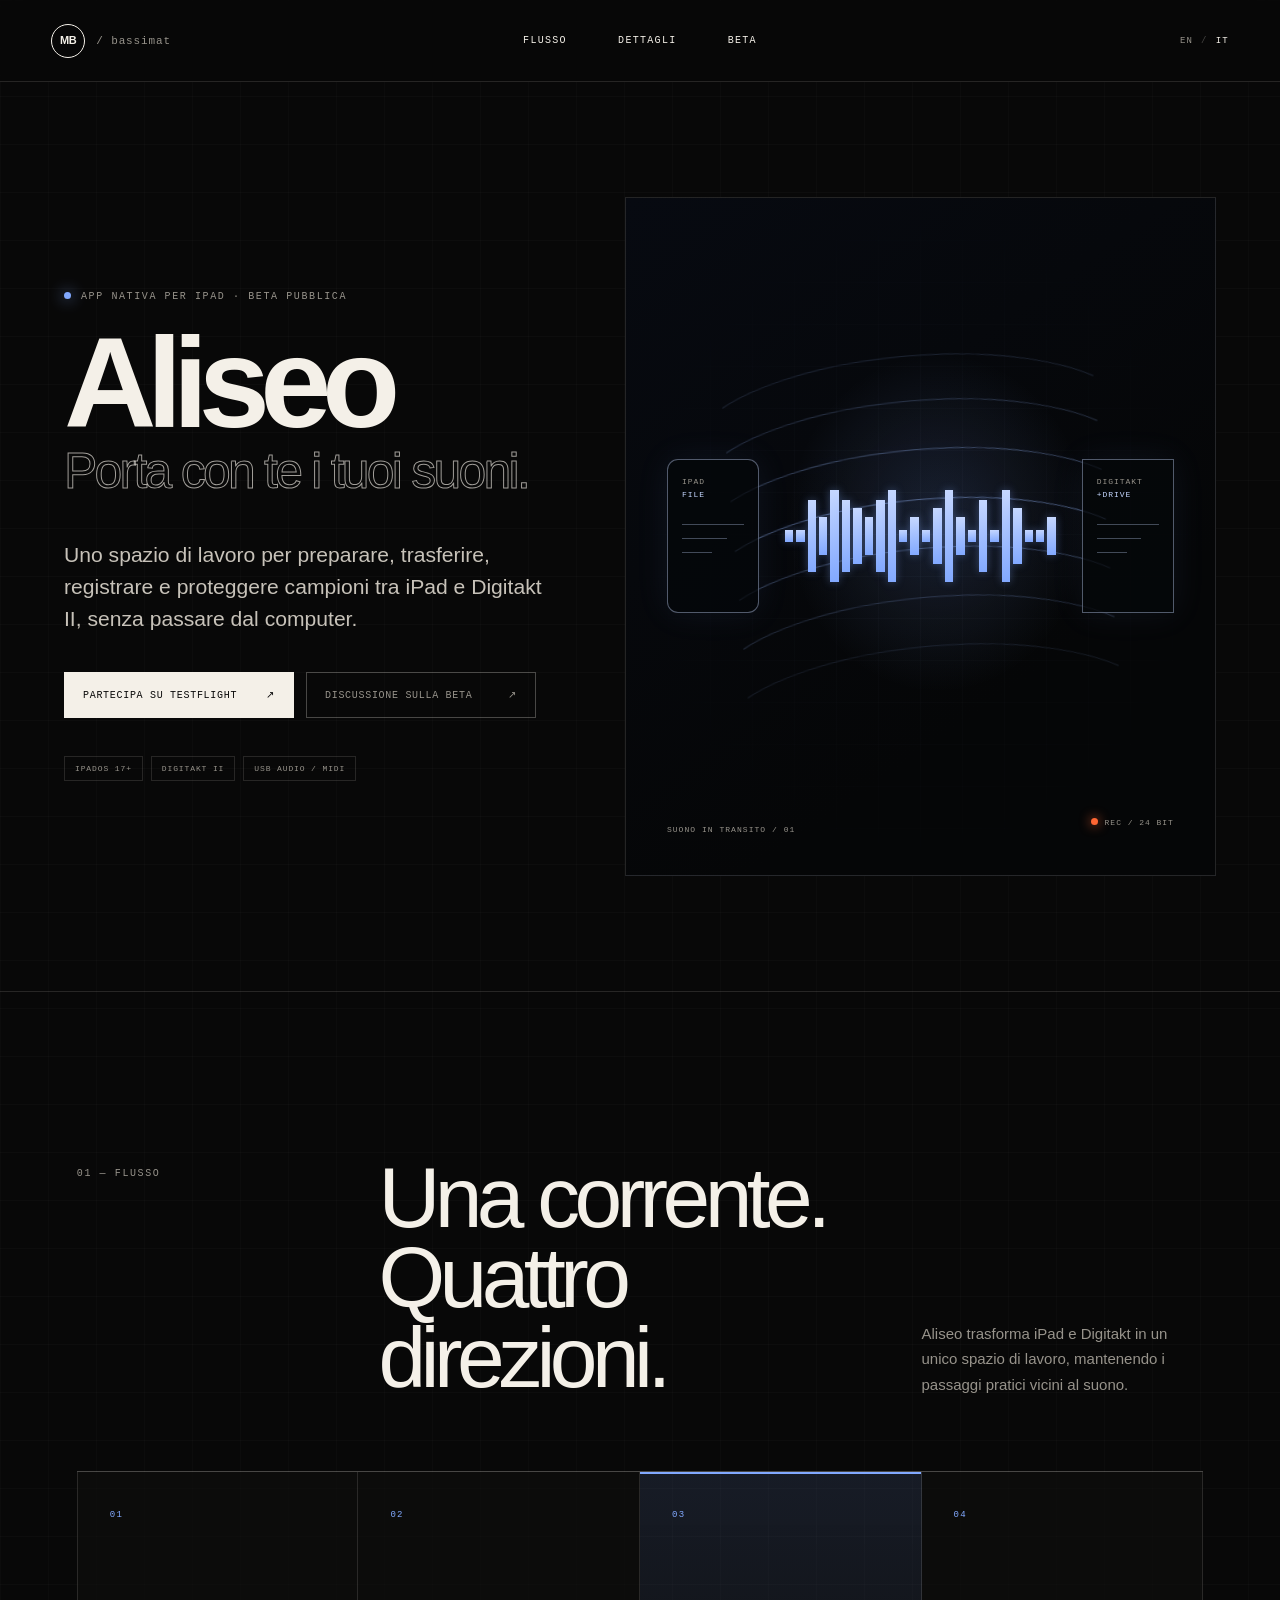
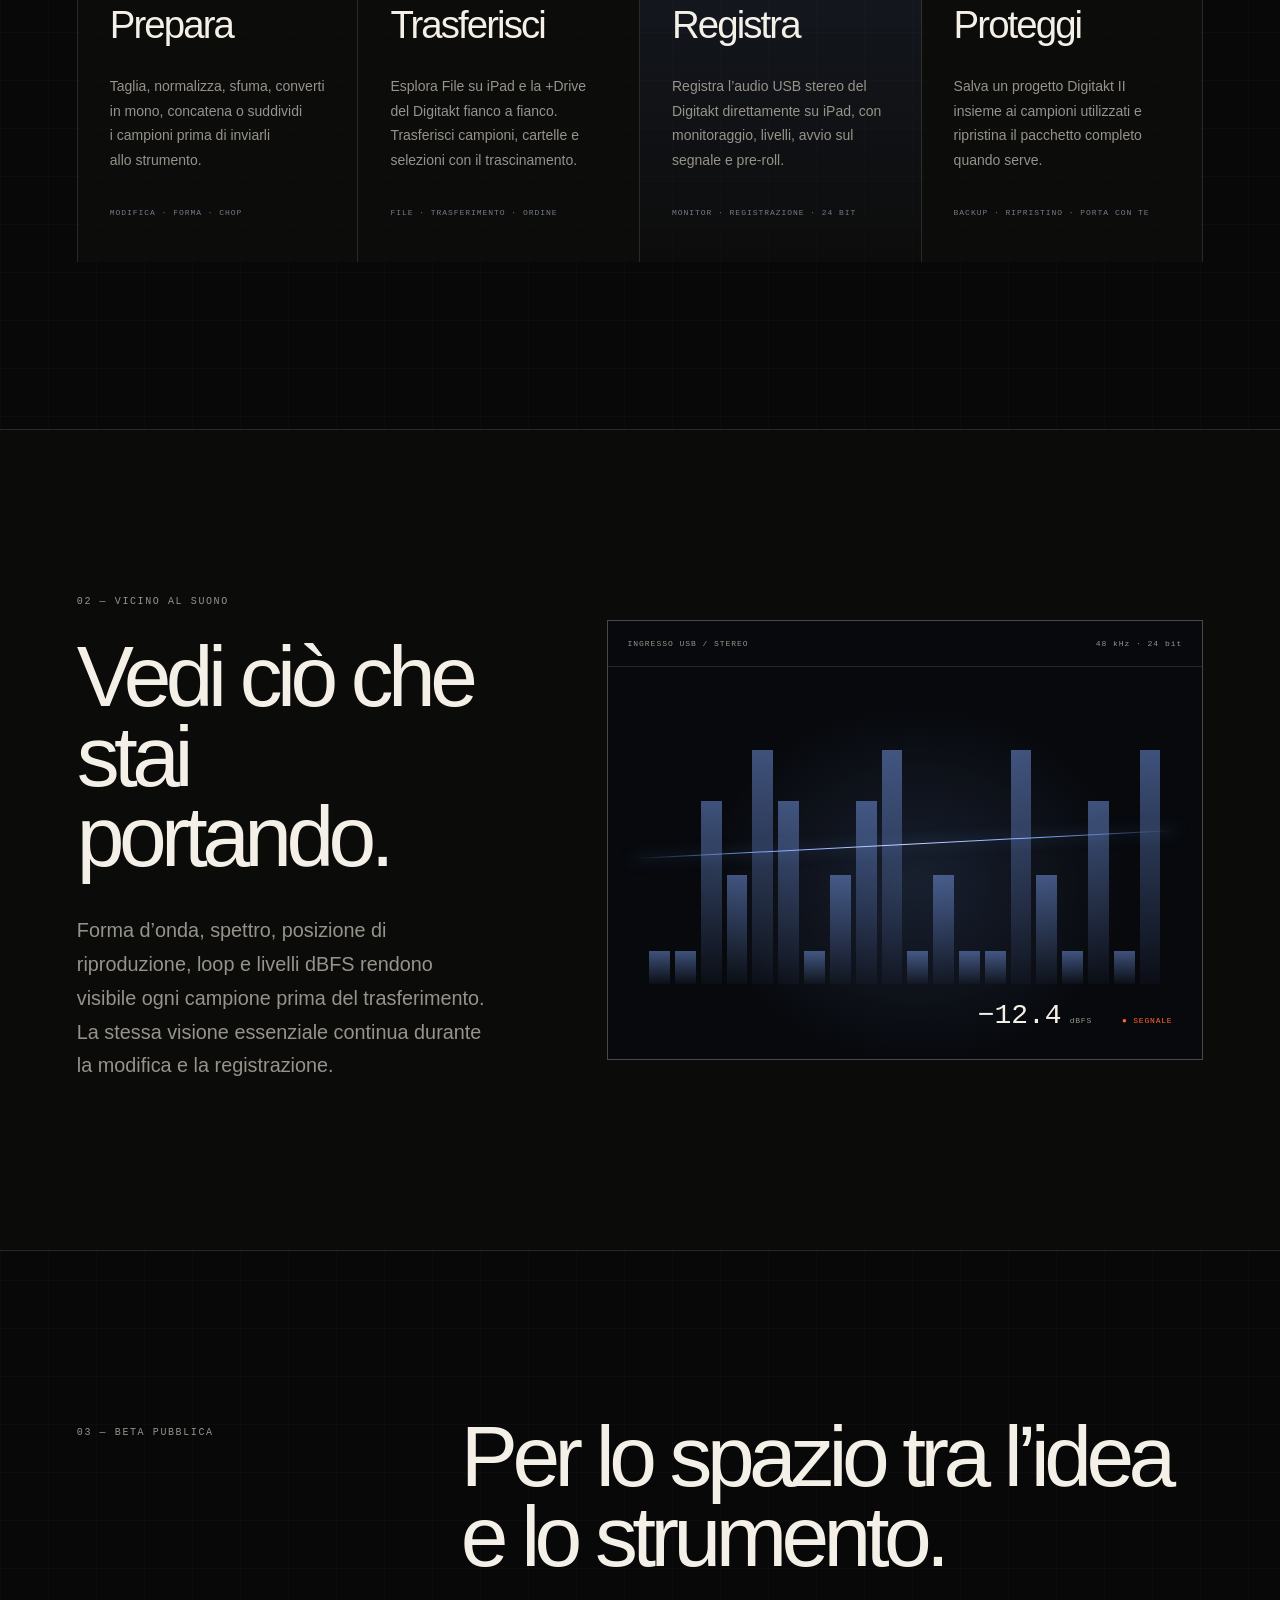
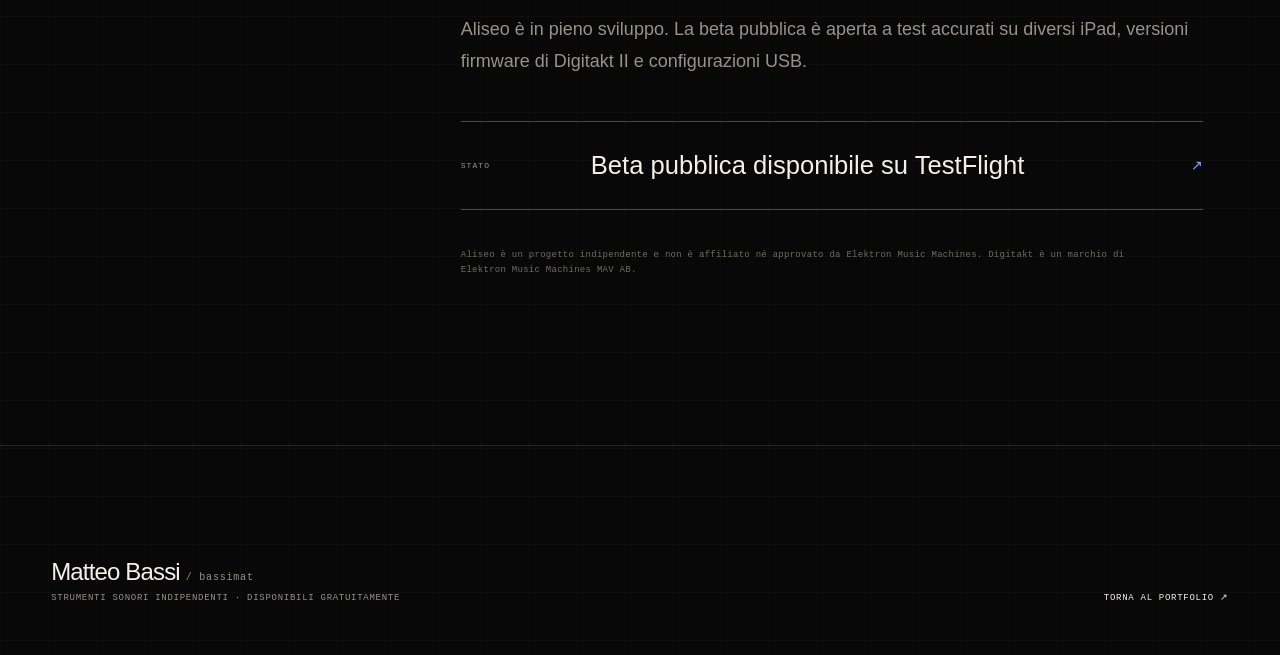
<file: it/aliseo/index.html>
<!doctype html>
<html lang="it">
<head>
  <meta charset="utf-8">
  <meta name="viewport" content="width=device-width, initial-scale=1">
  <title>Aliseo — flusso di lavoro audio per iPad e Digitakt II</title>
  <meta name="description" content="ALISEO è uno spazio di lavoro nativo per iPad con cui preparare, trasferire, registrare e proteggere campioni con Elektron Digitakt II.">
  <meta name="keywords" content="ALISEO, Digitakt II, gestione campioni iPad, backup progetti Digitakt, registrazione Digitakt, trasferimento campioni, editing audio">
  <meta name="author" content="Matteo Bassi">
  <meta name="robots" content="index, follow">
  <link rel="canonical" href="https://bassimatte.github.io/it/aliseo/">
  <link rel="alternate" hreflang="en" href="https://bassimatte.github.io/aliseo/">
  <link rel="alternate" hreflang="it" href="https://bassimatte.github.io/it/aliseo/">
  <link rel="alternate" hreflang="x-default" href="https://bassimatte.github.io/aliseo/">
  <link rel="icon" type="image/png" href="../../public/favicon-open-orbit.png">
  <link rel="stylesheet" href="/public/aliseo.css">
  <script src="/public/analytics.js" defer></script>
  <meta property="og:type" content="website">
  <meta property="og:url" content="https://bassimatte.github.io/it/aliseo/">
  <meta property="og:site_name" content="Matteo Bassi / bassimat">
  <meta property="og:title" content="ALISEO — flusso di lavoro audio per iPad e Digitakt II">
  <meta property="og:description" content="Prepara, trasferisci, registra e proteggi suoni tra iPad e Digitakt II.">
  <meta property="og:image" content="https://bassimatte.github.io/og.png">
  <meta name="twitter:card" content="summary_large_image">
</head>
<body>
  <a class="skip-link" href="#main">Vai al contenuto</a>
  <div class="ambient ambient-one" aria-hidden="true"></div><div class="ambient ambient-two" aria-hidden="true"></div>
  <header class="site-header">
    <a class="wordmark" href="../index.html" aria-label="Matteo Bassi, home"><span class="wordmark-mark">MB</span><span class="wordmark-handle">/ bassimat</span></a>
    <nav aria-label="Navigazione principale"><a href="#workflow">Flusso</a><a href="#details">Dettagli</a><a href="#beta">Beta</a></nav>
    <div class="language-switcher" aria-label="Selezione lingua"><a href="../../aliseo/" lang="en">EN</a><i aria-hidden="true">/</i><a class="active" href="./" lang="it" aria-current="page">IT</a></div>
  </header>
  <main id="main">
    <section class="hero">
      <div class="hero-copy">
        <p class="eyebrow"><span class="signal-dot" aria-hidden="true"></span>App nativa per iPad · Beta pubblica</p>
        <h1>Aliseo<span>Porta con te i tuoi suoni.</span></h1>
        <p class="hero-intro">Uno spazio di lavoro per preparare, trasferire, registrare e proteggere campioni tra iPad e Digitakt II, senza passare dal computer.</p>
        <div class="hero-actions"><a class="button button-primary" href="https://testflight.apple.com/join/K1fZXjpc" data-aliseo-action="testflight" target="_blank" rel="noreferrer">Partecipa su TestFlight <span aria-hidden="true">↗</span></a><a class="button button-secondary" href="https://www.elektronauts.com/t/beta-aliseo-an-ipad-sample-manager-and-project-backup-tool-for-digitakt-ii/255080" data-aliseo-action="discussion" target="_blank" rel="noreferrer">Discussione sulla beta <span aria-hidden="true">↗</span></a></div>
        <ul class="requirements" aria-label="Requisiti"><li>iPadOS 17+</li><li>Digitakt II</li><li>USB Audio / MIDI</li></ul>
      </div>
      <div class="aliseo-visual" aria-hidden="true">
        <div class="visual-grid"></div><div class="terminal terminal-left"><span>IPAD</span><b>FILE</b><i></i><i></i><i></i></div><div class="terminal terminal-right"><span>DIGITAKT</span><b>+DRIVE</b><i></i><i></i><i></i></div>
        <div class="wind-field"><span></span><span></span><span></span><span></span><span></span><span></span><span></span></div>
        <div class="carried-grains"><i></i><i></i><i></i><i></i><i></i><i></i><i></i><i></i><i></i></div>
        <div class="waveform"><i></i><i></i><i></i><i></i><i></i><i></i><i></i><i></i><i></i><i></i><i></i><i></i><i></i><i></i><i></i><i></i><i></i><i></i><i></i><i></i><i></i><i></i><i></i><i></i></div>
        <div class="capture"><span></span>REC / 24 BIT</div><p class="visual-caption">SUONO IN TRANSITO / 01</p>
      </div>
    </section>
    <section class="workflow-section" id="workflow">
      <div class="section-heading"><p class="section-number">01 — FLUSSO</p><h2>Una corrente.<br>Quattro direzioni.</h2><p>Aliseo trasforma iPad e Digitakt in un unico spazio di lavoro, mantenendo i passaggi pratici vicini al suono.</p></div>
      <div class="workflow-grid">
        <article><span>01</span><h3>Prepara</h3><p>Taglia, normalizza, sfuma, converti in mono, concatena o suddividi i campioni prima di inviarli allo strumento.</p><small>MODIFICA · FORMA · CHOP</small></article>
        <article><span>02</span><h3>Trasferisci</h3><p>Esplora File su iPad e la +Drive del Digitakt fianco a fianco. Trasferisci campioni, cartelle e selezioni con il trascinamento.</p><small>FILE · TRASFERIMENTO · ORDINE</small></article>
        <article class="accent"><span>03</span><h3>Registra</h3><p>Registra l’audio USB stereo del Digitakt direttamente su iPad, con monitoraggio, livelli, avvio sul segnale e pre-roll.</p><small>MONITOR · REGISTRAZIONE · 24 BIT</small></article>
        <article><span>04</span><h3>Proteggi</h3><p>Salva un progetto Digitakt II insieme ai campioni utilizzati e ripristina il pacchetto completo quando serve.</p><small>BACKUP · RIPRISTINO · PORTA CON TE</small></article>
      </div>
    </section>
    <section class="details-section" id="details">
      <div class="details-copy"><p class="section-number">02 — VICINO AL SUONO</p><h2>Vedi ciò che stai portando.</h2><p>Forma d’onda, spettro, posizione di riproduzione, loop e livelli dBFS rendono visibile ogni campione prima del trasferimento. La stessa visione essenziale continua durante la modifica e la registrazione.</p></div>
      <div class="meter-panel" aria-hidden="true"><div class="meter-top"><span>INGRESSO USB / STEREO</span><span>48 kHz · 24 bit</span></div><div class="spectral-lines"><i></i><i></i><i></i><i></i><i></i><i></i><i></i><i></i><i></i><i></i><i></i><i></i><i></i><i></i><i></i><i></i><i></i><i></i><i></i><i></i></div><div class="meter-wave"></div><div class="meter-readout"><b>−12.4</b><span>dBFS</span><em>● SEGNALE</em></div></div>
    </section>
    <section class="beta-section" id="beta"><p class="section-number">03 — BETA PUBBLICA</p><div><h2>Per lo spazio tra l’idea e lo strumento.</h2><p>Aliseo è in pieno sviluppo. La beta pubblica è aperta a test accurati su diversi iPad, versioni firmware di Digitakt II e configurazioni USB.</p><a class="beta-note" href="https://testflight.apple.com/join/K1fZXjpc" data-aliseo-action="testflight" target="_blank" rel="noreferrer"><span>STATO</span><strong>Beta pubblica disponibile su TestFlight <i aria-hidden="true">↗</i></strong></a><p class="disclaimer">Aliseo è un progetto indipendente e non è affiliato né approvato da Elektron Music Machines. Digitakt è un marchio di Elektron Music Machines MAV AB.</p></div></section>
  </main>
  <footer><div><p class="footer-name">Matteo Bassi <span>/ bassimat</span></p><p>Strumenti sonori indipendenti · disponibili gratuitamente</p></div><a href="../index.html">Torna al portfolio <span aria-hidden="true">↗</span></a></footer>
</body>
</html>
</file>
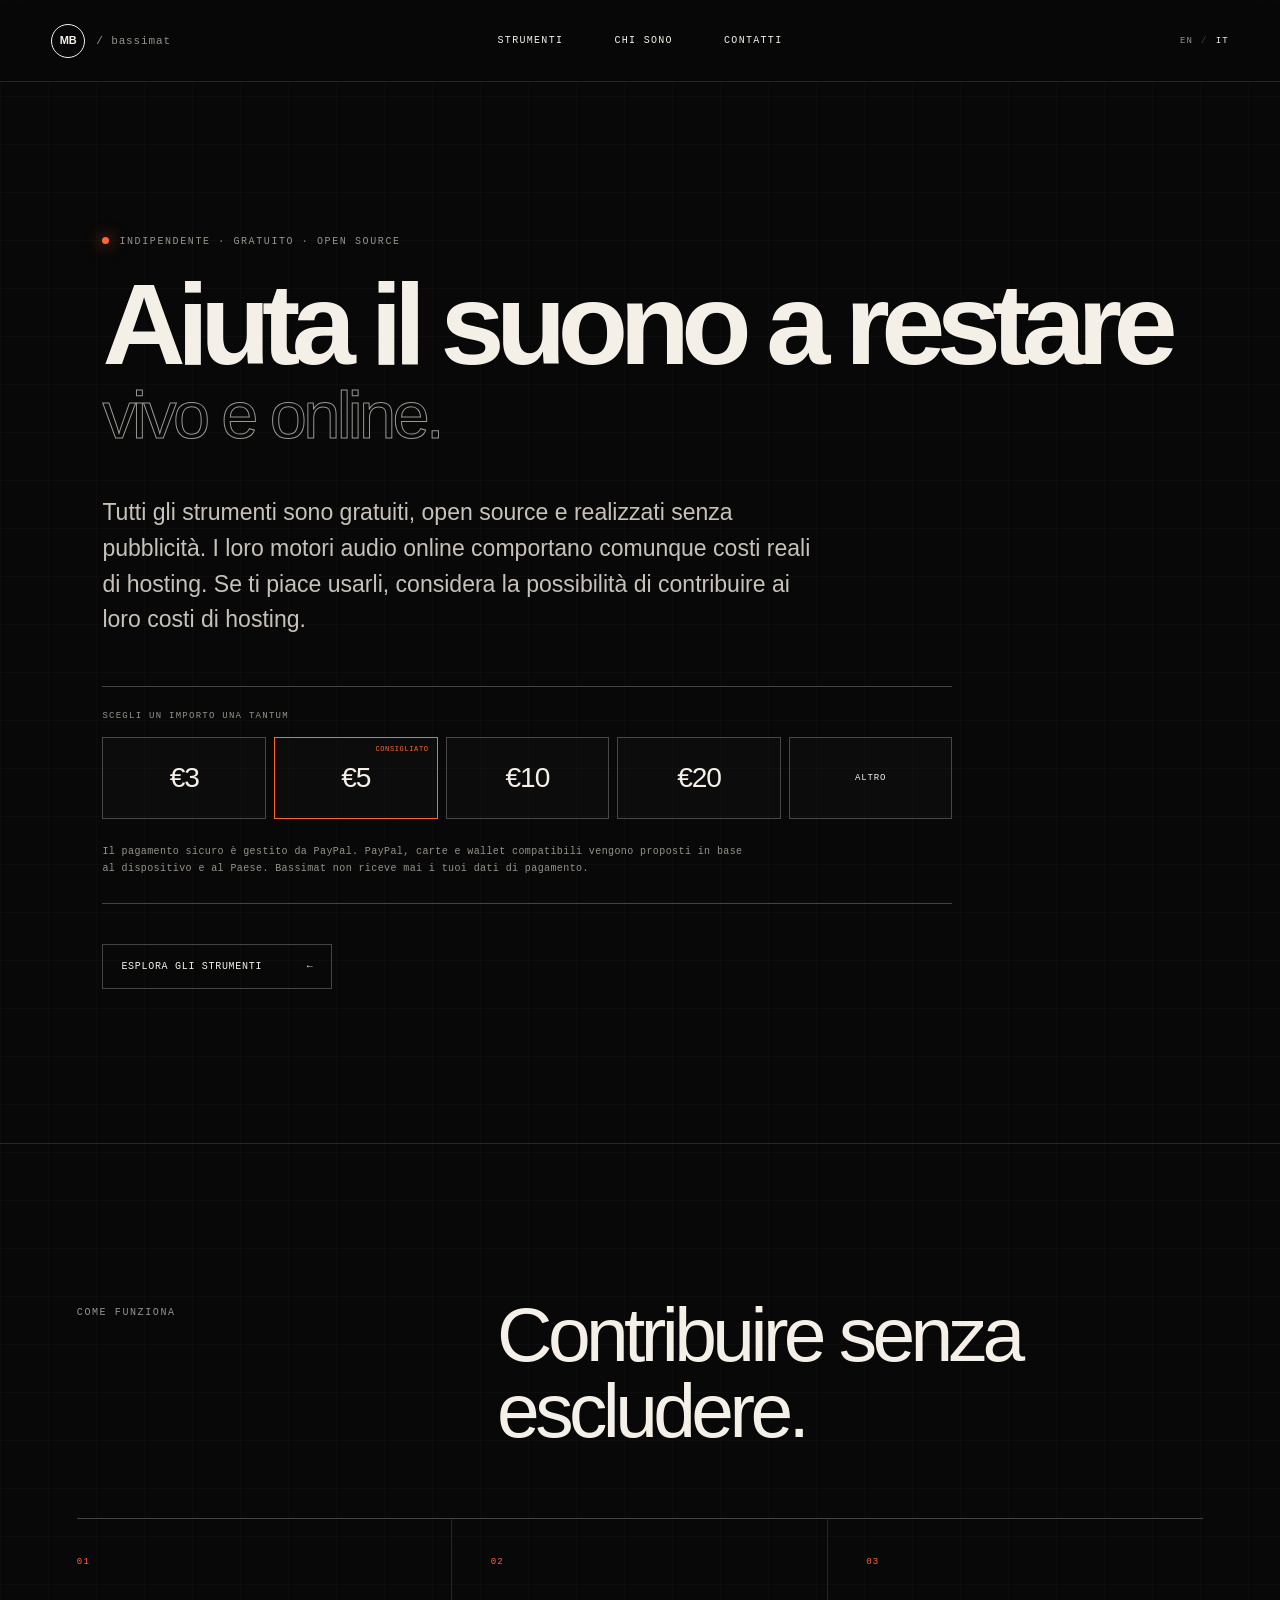
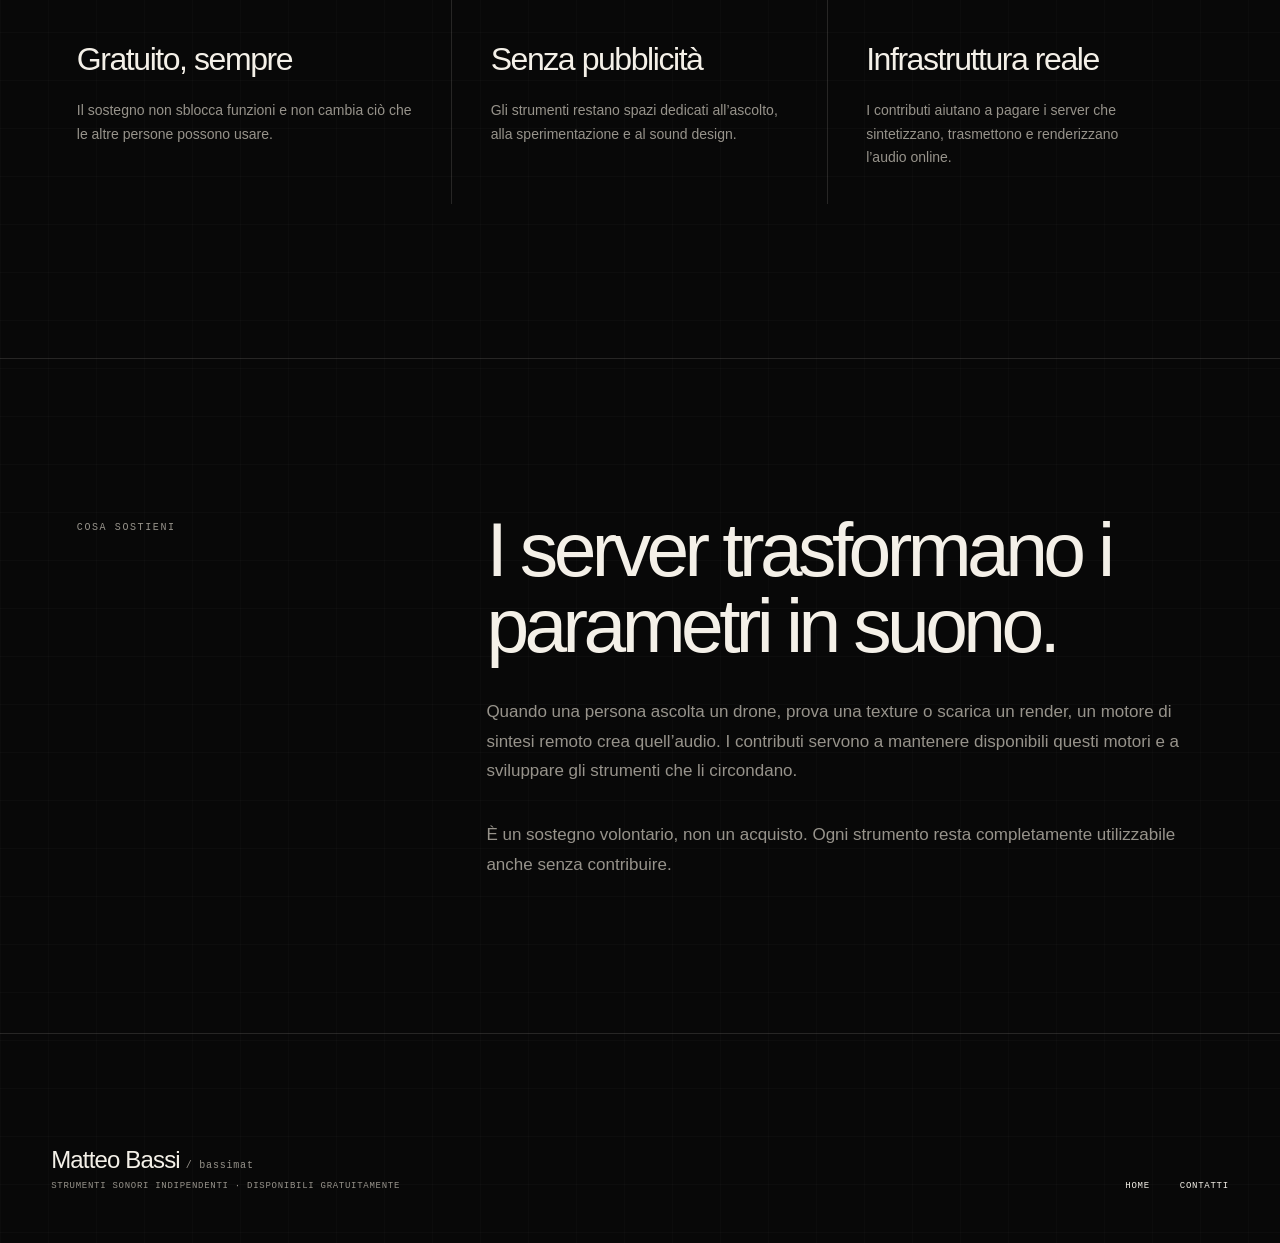
<file: it/support/index.html>
<!doctype html>
<html lang="it">
<head>
  <meta charset="utf-8">
  <meta name="viewport" content="width=device-width, initial-scale=1">
  <title>Sostieni Bassimat — Mantieni Online Strumenti Sonori Indipendenti</title>
  <meta name="description" content="Aiuta a coprire i costi di Mantice e degli altri strumenti sonori gratuiti e open source di Matteo Bassi.">
  <meta name="robots" content="index, follow">
  <link rel="canonical" href="https://bassimatte.github.io/it/support/">
  <link rel="alternate" hreflang="en" href="https://bassimatte.github.io/support/">
  <link rel="alternate" hreflang="it" href="https://bassimatte.github.io/it/support/">
  <link rel="alternate" hreflang="x-default" href="https://bassimatte.github.io/support/">
  <link rel="icon" type="image/png" href="/public/favicon-open-orbit.png">
  <link rel="stylesheet" href="/app/globals.css">
  <script src="/public/analytics.js" defer></script>
  <meta property="og:type" content="website"><meta property="og:url" content="https://bassimatte.github.io/it/support/"><meta property="og:title" content="Sostieni Bassimat"><meta property="og:description" content="Aiuta a mantenere online strumenti sonori indipendenti, gratuiti e senza pubblicità."><meta property="og:image" content="https://bassimatte.github.io/og.png">
</head>
<body>
  <a class="skip-link" href="#main">Vai al contenuto</a>
  <div class="ambient ambient-one" aria-hidden="true"></div><div class="ambient ambient-two" aria-hidden="true"></div>
  <header class="site-header">
    <a class="wordmark" href="/it/" aria-label="Matteo Bassi, pagina iniziale"><span class="wordmark-mark">MB</span><span class="wordmark-handle">/ bassimat</span></a>
    <nav aria-label="Navigazione sostegno"><a href="/it/#instruments">Strumenti</a><a href="/it/#about">Chi sono</a><a href="/it/#contact">Contatti</a></nav>
    <div class="language-switcher" aria-label="Selezione lingua"><a href="/support/" lang="en">EN</a><i aria-hidden="true">/</i><a class="active" href="/it/support/" lang="it" aria-current="page">IT</a></div>
  </header>
  <main class="support-page" id="main">
    <section class="support-hero">
      <p class="eyebrow"><span class="signal-dot" aria-hidden="true"></span>Indipendente · gratuito · open source</p>
      <h1>Aiuta il suono a restare<span>vivo e online.</span></h1>
      <p class="support-lead">Tutti gli strumenti sono gratuiti, open source e realizzati senza pubblicità. I loro motori audio online comportano comunque costi reali di hosting. Se ti piace usarli, considera la possibilità di contribuire ai loro costi di hosting.</p>
      <div class="support-payment" aria-labelledby="support-amount-title">
        <p class="support-payment-label" id="support-amount-title">Scegli un importo una tantum</p>
        <div class="support-amounts">
          <a class="support-amount-option" href="https://www.paypal.com/ncp/payment/XBB3GTVW4A4HJ" target="_blank" rel="noreferrer" data-support-checkout="paypal" aria-label="Sostegno di €3 tramite PayPal; apre il pagamento sicuro in una nuova scheda"><strong>€3</strong></a>
          <a class="support-amount-option recommended" href="https://www.paypal.com/ncp/payment/MG75SFMPNTJ2N" target="_blank" rel="noreferrer" data-support-checkout="paypal" aria-label="Sostegno di €5 tramite PayPal; apre il pagamento sicuro in una nuova scheda"><strong>€5</strong><span>Consigliato</span></a>
          <a class="support-amount-option" href="https://www.paypal.com/ncp/payment/2G57DWHR2MTXN" target="_blank" rel="noreferrer" data-support-checkout="paypal" aria-label="Sostegno di €10 tramite PayPal; apre il pagamento sicuro in una nuova scheda"><strong>€10</strong></a>
          <a class="support-amount-option" href="https://www.paypal.com/ncp/payment/S25UZZ2UC3JZQ" target="_blank" rel="noreferrer" data-support-checkout="paypal" aria-label="Sostegno di €20 tramite PayPal; apre il pagamento sicuro in una nuova scheda"><strong>€20</strong></a>
          <a class="support-amount-option custom" href="https://www.paypal.com/ncp/payment/LXKTGLVEJRMR8" target="_blank" rel="noreferrer" data-support-checkout="paypal" aria-label="Sostegno personalizzato tramite PayPal; apre il pagamento sicuro in una nuova scheda"><strong>Altro</strong></a>
        </div>
        <p class="support-provider-note">Il pagamento sicuro è gestito da PayPal. PayPal, carte e wallet compatibili vengono proposti in base al dispositivo e al Paese. Bassimat non riceve mai i tuoi dati di pagamento.</p>
      </div>
      <div class="support-actions"><a class="button button-secondary" href="/it/#instruments">Esplora gli strumenti <span aria-hidden="true">←</span></a></div>
    </section>
    <section class="support-principles" aria-labelledby="support-principles-title">
      <div class="support-heading"><p class="section-number">COME FUNZIONA</p><h2 id="support-principles-title">Contribuire senza escludere.</h2></div>
      <div class="support-principle-grid">
        <article><span>01</span><h3>Gratuito, sempre</h3><p>Il sostegno non sblocca funzioni e non cambia ciò che le altre persone possono usare.</p></article>
        <article><span>02</span><h3>Senza pubblicità</h3><p>Gli strumenti restano spazi dedicati all’ascolto, alla sperimentazione e al sound design.</p></article>
        <article><span>03</span><h3>Infrastruttura reale</h3><p>I contributi aiutano a pagare i server che sintetizzano, trasmettono e renderizzano l’audio online.</p></article>
      </div>
    </section>
    <section class="support-costs" aria-labelledby="support-costs-title">
      <p class="section-number">COSA SOSTIENI</p><div><h2 id="support-costs-title">I server trasformano i parametri in suono.</h2><p>Quando una persona ascolta un drone, prova una texture o scarica un render, un motore di sintesi remoto crea quell’audio. I contributi servono a mantenere disponibili questi motori e a sviluppare gli strumenti che li circondano.</p><p>È un sostegno volontario, non un acquisto. Ogni strumento resta completamente utilizzabile anche senza contribuire.</p></div>
    </section>
  </main>
  <footer><div><p class="footer-name">Matteo Bassi <span>/ bassimat</span></p><p>Strumenti sonori indipendenti · disponibili gratuitamente</p></div><div class="footer-links"><a href="/it/">Home</a><a href="/it/#contact">Contatti</a></div></footer>
</body>
</html>
</file>
<file: app/globals.css>
:root {
  --ink: #080808;
  --panel: #10100f;
  --line: rgba(244, 240, 232, 0.13);
  --line-strong: rgba(244, 240, 232, 0.26);
  --paper: #f4f0e8;
  --muted: #97938b;
  --orange: #ff6633;
  --cyan: #00c8f0;
  --gold: #d9a62e;
  --teal: #2dd4bf;
  --mono: "SFMono-Regular", Consolas, "Liberation Mono", monospace;
  --sans: "Helvetica Neue", Helvetica, Arial, sans-serif;
}

* { box-sizing: border-box; }
html { scroll-behavior: smooth; background: var(--ink); }
body {
  margin: 0;
  overflow-x: hidden;
  background:
    linear-gradient(rgba(255,255,255,0.018) 1px, transparent 1px),
    linear-gradient(90deg, rgba(255,255,255,0.014) 1px, transparent 1px),
    var(--ink);
  background-size: 48px 48px;
  color: var(--paper);
  font-family: var(--sans);
  font-size: 16px;
  line-height: 1.5;
  -webkit-font-smoothing: antialiased;
}

::selection { background: var(--paper); color: var(--ink); }
a { color: inherit; text-decoration: none; }

.skip-link {
  position: fixed;
  z-index: 100;
  top: 12px;
  left: 12px;
  padding: 10px 14px;
  transform: translateY(-160%);
  background: var(--paper);
  color: var(--ink);
  font: 12px var(--mono);
}
.skip-link:focus { transform: translateY(0); }

.ambient {
  position: fixed;
  z-index: -1;
  border-radius: 50%;
  filter: blur(90px);
  opacity: 0.1;
  pointer-events: none;
}
.ambient-one { top: 8vh; left: -20vw; width: 55vw; height: 55vw; background: var(--orange); }
.ambient-two { top: 52vh; right: -25vw; width: 58vw; height: 58vw; background: var(--cyan); }

.site-header {
  position: relative;
  z-index: 10;
  display: grid;
  grid-template-columns: 1fr auto 1fr;
  align-items: center;
  min-height: 82px;
  padding: 0 clamp(22px, 4vw, 68px);
  border-bottom: 1px solid var(--line);
  background: rgba(8, 8, 8, 0.82);
  backdrop-filter: blur(18px);
}
.wordmark { display: inline-flex; align-items: baseline; width: fit-content; font-weight: 700; letter-spacing: -0.02em; }
.wordmark-mark {
  display: inline-grid;
  place-items: center;
  width: 34px;
  height: 34px;
  margin-right: 11px;
  border: 1px solid var(--paper);
  border-radius: 50%;
  font-size: 11px;
  letter-spacing: 0;
}
.wordmark-handle { color: var(--muted); font: 400 11px var(--mono); letter-spacing: 0.08em; }
nav { display: flex; gap: clamp(24px, 4vw, 52px); font: 10px var(--mono); letter-spacing: 0.13em; text-transform: uppercase; }
nav a, .header-link, footer a { transition: color 180ms ease; }
nav a:hover, .header-link:hover, footer a:hover { color: var(--orange); }
.header-link { justify-self: end; font: 10px var(--mono); letter-spacing: 0.13em; text-transform: uppercase; }
.language-switcher { justify-self: end; display: flex; align-items: center; gap: 8px; color: var(--muted); font: 9px var(--mono); letter-spacing: 0.13em; }
.language-switcher a { transition: color 180ms ease; }
.language-switcher a:hover, .language-switcher a:focus-visible { color: var(--orange); }
.language-switcher .active { color: var(--paper); }
.language-switcher i { color: var(--line-strong); font-style: normal; }

.hero {
  position: relative;
  display: grid;
  grid-template-columns: minmax(0, 1.5fr) minmax(220px, 0.5fr);
  min-height: calc(100svh - 82px);
  padding: clamp(72px, 10vh, 128px) clamp(22px, 4vw, 68px) 40px;
  overflow: hidden;
}
.hero-copy { position: relative; z-index: 2; max-width: 1050px; }
.eyebrow, .section-number { margin: 0 0 30px; color: var(--muted); font: 10px var(--mono); letter-spacing: 0.16em; text-transform: uppercase; }
.signal-dot {
  display: inline-block;
  width: 7px;
  height: 7px;
  margin-right: 10px;
  border-radius: 50%;
  background: var(--orange);
  box-shadow: 0 0 16px var(--orange);
  animation: pulse 2.4s ease-in-out infinite;
}
@keyframes pulse { 50% { opacity: 0.35; box-shadow: 0 0 4px var(--orange); } }
h1, h2, h3, p { text-wrap: pretty; }
h1 { max-width: 1040px; margin: 0; font-size: clamp(64px, 10.2vw, 164px); font-weight: 600; letter-spacing: -0.075em; line-height: 0.82; }
h1 > span {
  display: block;
  max-width: 850px;
  margin-top: 0.18em;
  color: transparent;
  font-size: 0.58em;
  font-weight: 400;
  letter-spacing: -0.055em;
  line-height: 0.96;
  -webkit-text-stroke: 1px rgba(244, 240, 232, 0.62);
}
.hero-intro { max-width: 570px; margin: 46px 0 0; color: #c7c2b9; font-size: clamp(18px, 1.6vw, 24px); font-weight: 300; line-height: 1.45; }
.hero-actions { display: flex; flex-wrap: wrap; gap: 12px; margin-top: 38px; }
.button {
  display: inline-flex;
  align-items: center;
  justify-content: space-between;
  min-width: 230px;
  padding: 16px 18px;
  border: 1px solid var(--line-strong);
  font: 10px var(--mono);
  letter-spacing: 0.07em;
  text-transform: uppercase;
  transition: color 180ms ease, background 180ms ease, border-color 180ms ease;
}
.button-primary { border-color: var(--paper); background: var(--paper); color: var(--ink); }
.button-primary:hover { border-color: var(--orange); background: var(--orange); }
.button-secondary:hover { border-color: var(--paper); background: rgba(244, 240, 232, 0.06); }

.hero-signal {
  position: absolute;
  z-index: 0;
  right: -4%;
  bottom: 10%;
  left: 35%;
  height: 250px;
  opacity: 0.76;
  -webkit-mask-image: linear-gradient(90deg, transparent, black 22%, black 82%, transparent);
  mask-image: linear-gradient(90deg, transparent, black 22%, black 82%, transparent);
}
.hero-constellation { position: absolute; inset: 22px 0 18px; animation: constellation-breathe 16s ease-in-out infinite; }
.hero-constellation::before { position: absolute; inset: 9% 4%; content: ""; opacity: 0.18; background-image: linear-gradient(rgba(244, 240, 232, 0.12) 1px, transparent 1px), linear-gradient(90deg, rgba(244, 240, 232, 0.12) 1px, transparent 1px); background-size: 46px 46px; mask-image: radial-gradient(ellipse, black, transparent 72%); }
.constellation-lines, .constellation-grains { position: absolute; inset: 0; }
.constellation-lines i { position: absolute; display: block; height: 1px; background: linear-gradient(90deg, transparent, rgba(244, 240, 232, 0.5), transparent); transform-origin: left center; animation: constellation-link 7s ease-in-out infinite; }
.constellation-lines i:nth-child(1) { top: 60%; left: 3%; width: 12%; transform: rotate(-29deg); }
.constellation-lines i:nth-child(2) { top: 38%; left: 13%; width: 13%; transform: rotate(24deg); animation-delay: -1.4s; }
.constellation-lines i:nth-child(3) { top: 63%; left: 24%; width: 11%; transform: rotate(-35deg); animation-delay: -3s; }
.constellation-lines i:nth-child(4) { top: 29%; left: 32%; width: 13%; transform: rotate(19deg); animation-delay: -4.5s; }
.constellation-lines i:nth-child(5) { top: 49%; left: 43%; width: 11%; transform: rotate(-28deg); animation-delay: -2.2s; }
.constellation-lines i:nth-child(6) { top: 22%; left: 52%; width: 13%; transform: rotate(35deg); animation-delay: -5.5s; }
.constellation-lines i:nth-child(7) { top: 67%; left: 61%; width: 11%; transform: rotate(-31deg); animation-delay: -0.8s; }
.constellation-lines i:nth-child(8) { top: 36%; left: 70%; width: 11%; transform: rotate(30deg); animation-delay: -3.8s; }
.constellation-lines i:nth-child(9) { top: 66%; left: 79%; width: 12%; transform: rotate(-35deg); animation-delay: -1.9s; }
.constellation-lines i:nth-child(10) { top: 27%; left: 88%; width: 10%; transform: rotate(25deg); animation-delay: -4.9s; }
.constellation-lines i:nth-child(11) { top: 38%; left: 13%; width: 20%; transform: rotate(-7deg); opacity: 0.35; animation-delay: -2.7s; }
.constellation-lines i:nth-child(12) { top: 63%; left: 24%; width: 20%; transform: rotate(-8deg); opacity: 0.35; animation-delay: -5.8s; }
.constellation-lines i:nth-child(13) { top: 49%; left: 43%; width: 19%; transform: rotate(10deg); opacity: 0.35; animation-delay: -1.1s; }
.constellation-lines i:nth-child(14) { top: 67%; left: 61%; width: 19%; transform: rotate(-1deg); opacity: 0.35; animation-delay: -4.2s; }
.constellation-lines i:nth-child(15) { top: 36%; left: 70%; width: 19%; transform: rotate(-7deg); opacity: 0.35; animation-delay: -3.3s; }
.constellation-grains i { --grain-color: var(--paper); --grain-size: 4px; --drift-x: 3px; --drift-y: -4px; position: absolute; display: block; width: var(--grain-size); aspect-ratio: 1; border-radius: 50%; background: var(--grain-color); box-shadow: 0 0 10px color-mix(in srgb, var(--grain-color) 70%, transparent); animation: constellation-grain 6s ease-in-out infinite; }
.constellation-grains i:nth-child(1) { top: 58%; left: 3%; --grain-color: var(--orange); --grain-size: 6px; }
.constellation-grains i:nth-child(2) { top: 35%; left: 13%; --grain-color: var(--orange); --grain-size: 10px; --drift-x: -3px; animation-delay: -1.2s; }
.constellation-grains i:nth-child(3) { top: 61%; left: 24%; --grain-color: var(--orange); --grain-size: 5px; --drift-y: 4px; animation-delay: -2.8s; }
.constellation-grains i:nth-child(4) { top: 27%; left: 32%; --grain-color: var(--orange); --grain-size: 8px; --drift-x: 5px; animation-delay: -4.1s; }
.constellation-grains i:nth-child(5) { top: 46%; left: 43%; --grain-color: var(--gold); --grain-size: 11px; --drift-x: -4px; animation-delay: -0.6s; }
.constellation-grains i:nth-child(6) { top: 20%; left: 52%; --grain-color: var(--gold); --grain-size: 6px; --drift-y: 5px; animation-delay: -3.5s; }
.constellation-grains i:nth-child(7) { top: 64%; left: 61%; --grain-color: var(--gold); --grain-size: 9px; --drift-x: 4px; animation-delay: -5.2s; }
.constellation-grains i:nth-child(8) { top: 34%; left: 70%; --grain-color: var(--cyan); --grain-size: 7px; --drift-y: 4px; animation-delay: -2s; }
.constellation-grains i:nth-child(9) { top: 63%; left: 79%; --grain-color: var(--cyan); --grain-size: 10px; --drift-x: -4px; animation-delay: -4.7s; }
.constellation-grains i:nth-child(10) { top: 25%; left: 88%; --grain-color: var(--cyan); --grain-size: 8px; --drift-y: 5px; animation-delay: -1.8s; }
.constellation-grains i:nth-child(11) { top: 48%; left: 97%; --grain-color: var(--cyan); --grain-size: 12px; --drift-x: -5px; animation-delay: -3.9s; }
.constellation-grains i:nth-child(12) { top: 77%; left: 9%; --grain-size: 3px; opacity: 0.5; animation-delay: -4.4s; }
.constellation-grains i:nth-child(13) { top: 18%; left: 21%; --grain-size: 2px; opacity: 0.45; animation-delay: -2.5s; }
.constellation-grains i:nth-child(14) { top: 79%; left: 36%; --grain-size: 3px; opacity: 0.5; animation-delay: -5.6s; }
.constellation-grains i:nth-child(15) { top: 12%; left: 65%; --grain-size: 2px; opacity: 0.45; animation-delay: -1.5s; }
.constellation-grains i:nth-child(16) { top: 78%; left: 72%; --grain-size: 3px; opacity: 0.5; animation-delay: -3.1s; }
.constellation-grains i:nth-child(17) { top: 14%; left: 81%; --grain-size: 2px; opacity: 0.45; animation-delay: -0.9s; }
.constellation-grains i:nth-child(18) { top: 81%; left: 93%; --grain-size: 3px; opacity: 0.5; animation-delay: -4.9s; }
@keyframes constellation-breathe { 50% { transform: translate3d(1.2%, -2%, 0) scale(1.015); } }
@keyframes constellation-link { 0%, 100% { opacity: 0.15; } 50% { opacity: 0.62; } }
@keyframes constellation-grain { 0%, 100% { opacity: 0.48; transform: translate3d(0, 0, 0) scale(0.86); } 48% { opacity: 1; transform: translate3d(var(--drift-x), var(--drift-y), 0) scale(1.16); } }
.signal-label { position: absolute; color: var(--muted); font: 8px var(--mono); letter-spacing: 0.13em; }
.signal-label-left { top: 0; left: 24%; }
.signal-label-right { right: 12%; bottom: 0; }

.project-index { position: relative; z-index: 2; align-self: end; justify-self: end; width: min(100%, 260px); margin-bottom: 14px; font-family: var(--mono); }
.project-index > span { display: block; padding-bottom: 12px; border-bottom: 1px solid var(--line); color: var(--muted); font-size: 9px; letter-spacing: 0.14em; }
.project-index ol { margin: 0; padding: 0; list-style: none; }
.project-index a { display: flex; gap: 16px; padding: 12px 0; border-bottom: 1px solid var(--line); font-size: 11px; letter-spacing: 0.08em; text-transform: uppercase; transition: padding 180ms ease, color 180ms ease; }
.project-index a:hover { padding-left: 8px; color: var(--orange); }
.project-index b { color: var(--muted); font-weight: 400; }

.projects-section { padding: clamp(100px, 14vw, 200px) clamp(22px, 4vw, 68px); border-top: 1px solid var(--line); }
.section-heading { display: grid; grid-template-columns: 1fr 1.4fr 0.75fr; gap: 40px; align-items: end; margin-bottom: 70px; }
.section-heading .section-number { align-self: start; margin: 10px 0 0; }
.section-heading h2, .sounds-copy h2, .about-grid h2 { margin: 0; font-size: clamp(46px, 7vw, 108px); font-weight: 500; letter-spacing: -0.065em; line-height: 0.94; }
.section-heading > p:last-child { margin: 0; color: var(--muted); font-size: 15px; line-height: 1.65; }

.projects-grid { display: grid; grid-template-columns: repeat(2, minmax(0, 1fr)); gap: 20px; }
.project-featured { grid-column: 1 / -1; display: grid; grid-template-columns: minmax(0, 1.05fr) minmax(0, 0.95fr); }
.project-card { overflow: hidden; border: 1px solid var(--line); background: rgba(15, 15, 14, 0.86); transition: border-color 220ms ease, transform 220ms ease; }
.project-card:hover { transform: translateY(-4px); }
.project-orange:hover { border-color: rgba(255, 102, 51, 0.65); }
.project-cyan:hover { border-color: rgba(0, 200, 240, 0.65); }
.project-gold:hover { border-color: rgba(217, 166, 46, 0.65); }
.project-teal:hover { border-color: rgba(45, 212, 191, 0.65); }
.project-sage:hover { border-color: #a9c2ac; }
.project-sage h3, .project-sage .project-links a:hover, .project-sage .sample-link:hover, .project-sage .sample-link[aria-pressed="true"] { color: #a9c2ac; }
.project-media { position: relative; display: block; aspect-ratio: 1.7 / 1; overflow: hidden; border-bottom: 1px solid var(--line); background: #050505; }
.project-featured .project-media { min-height: 350px; aspect-ratio: auto; border-right: 1px solid var(--line); border-bottom: 0; }
.project-featured .project-body { display: flex; flex-direction: column; justify-content: center; padding: clamp(28px, 5vw, 72px); }
.project-media::after { position: absolute; z-index: 2; inset: 0; content: ""; background: linear-gradient(180deg, transparent 52%, rgba(0, 0, 0, 0.7)); pointer-events: none; }
.project-art { position: absolute; inset: 0; overflow: hidden; isolation: isolate; transition: transform 700ms cubic-bezier(.2,.8,.2,1); }
.project-art::before { position: absolute; z-index: -1; inset: 0; content: ""; opacity: 0.15; background-image: linear-gradient(rgba(244, 240, 232, 0.16) 1px, transparent 1px), linear-gradient(90deg, rgba(244, 240, 232, 0.16) 1px, transparent 1px); background-size: 42px 42px; mask-image: linear-gradient(to bottom, black, transparent 84%); }
.project-media:hover .project-art { transform: scale(1.025); }
.art-number, .art-caption { position: absolute; z-index: 3; color: rgba(244, 240, 232, 0.68); font: 9px var(--mono); letter-spacing: 0.12em; }
.art-number { top: 21px; left: 22px; }
.art-caption { bottom: 20px; left: 22px; }
.art-mantice { background: radial-gradient(circle at 28% 42%, rgba(255, 102, 51, 0.29), transparent 25%), radial-gradient(circle at 72% 54%, rgba(129, 65, 171, 0.18), transparent 37%), #080605; }
.mantice-waves { position: absolute; inset: 7% -14% 15%; transform: rotate(-8deg); }
.mantice-waves span { position: absolute; left: 4%; width: 92%; height: 44%; border: 1px solid transparent; border-top-color: rgba(255, 131, 84, 0.77); border-radius: 50%; filter: drop-shadow(0 0 9px rgba(255, 102, 51, 0.32)); animation: mantice-drift 8s ease-in-out infinite alternate; }
.mantice-waves span:nth-child(1) { top: 17%; }
.mantice-waves span:nth-child(2) { top: 30%; animation-delay: -2s; animation-duration: 10s; }
.mantice-waves span:nth-child(3) { top: 43%; animation-delay: -4s; animation-duration: 12s; }
.mantice-waves span:nth-child(4) { top: 56%; animation-delay: -6s; animation-duration: 14s; }
.mantice-spectrum { position: absolute; right: 8%; bottom: 20%; left: 8%; display: flex; gap: clamp(4px, 1vw, 10px); align-items: end; height: 31%; opacity: 0.7; }
.mantice-spectrum i { flex: 1; min-width: 2px; height: 30%; background: linear-gradient(to top, rgba(255, 102, 51, 0.2), rgba(255, 158, 102, 0.9)); animation: mantice-meter 3.6s ease-in-out infinite alternate; transform-origin: bottom; }
.mantice-spectrum i:nth-child(3n + 1) { height: 77%; animation-delay: -1.1s; }
.mantice-spectrum i:nth-child(3n + 2) { height: 44%; animation-delay: -2.3s; }
.mantice-spectrum i:nth-child(4n) { height: 94%; animation-delay: -3s; }

.art-glorb { background: radial-gradient(circle at 50% 48%, rgba(0, 200, 240, 0.21), transparent 22%), radial-gradient(circle at 25% 68%, rgba(5, 78, 96, 0.24), transparent 34%), #03090a; }
.glorb-orbits, .glorb-particles { position: absolute; inset: 0; }
.glorb-orbits span { position: absolute; top: 50%; left: 50%; width: 44%; aspect-ratio: 1; border: 1px solid rgba(80, 225, 255, 0.45); border-radius: 50%; transform: translate(-50%, -50%) rotate(-18deg) skewX(15deg); box-shadow: inset 0 0 22px rgba(0, 200, 240, 0.08), 0 0 16px rgba(0, 200, 240, 0.08); animation: glorb-orbit 14s linear infinite; }
.glorb-orbits span:nth-child(2) { width: 68%; border-style: dashed; opacity: 0.5; animation-direction: reverse; animation-duration: 22s; }
.glorb-core { position: absolute; top: 50%; left: 50%; width: 11%; aspect-ratio: 1; border: 1px solid rgba(179, 244, 255, 0.76); border-radius: 44% 56% 52% 48%; background: radial-gradient(circle at 35% 30%, #c4f8ff, #00c8f0 28%, rgba(0, 200, 240, 0.12) 72%); box-shadow: 0 0 34px rgba(0, 200, 240, 0.55); transform: translate(-50%, -50%); animation: glorb-core 5s ease-in-out infinite alternate; }
.glorb-particles i { position: absolute; width: 4px; aspect-ratio: 1; border-radius: 50%; background: rgba(125, 232, 255, 0.9); box-shadow: 0 0 9px rgba(0, 200, 240, 0.8); animation: glorb-pulse 3.4s ease-in-out infinite alternate; }
.glorb-particles i:nth-child(1) { top: 19%; left: 14%; }
.glorb-particles i:nth-child(2) { top: 29%; left: 25%; animation-delay: -1.5s; }
.glorb-particles i:nth-child(3) { top: 15%; left: 43%; animation-delay: -2.4s; }
.glorb-particles i:nth-child(4) { top: 26%; left: 61%; animation-delay: -0.7s; }
.glorb-particles i:nth-child(5) { top: 17%; left: 79%; animation-delay: -2.8s; }
.glorb-particles i:nth-child(6) { top: 39%; left: 9%; animation-delay: -1.9s; }
.glorb-particles i:nth-child(7) { top: 45%; left: 31%; animation-delay: -0.4s; }
.glorb-particles i:nth-child(8) { top: 42%; left: 70%; animation-delay: -2.1s; }
.glorb-particles i:nth-child(9) { top: 35%; left: 89%; animation-delay: -1.2s; }
.glorb-particles i:nth-child(10) { top: 61%; left: 17%; animation-delay: -2.6s; }
.glorb-particles i:nth-child(11) { top: 67%; left: 35%; animation-delay: -0.9s; }
.glorb-particles i:nth-child(12) { top: 57%; left: 62%; animation-delay: -1.7s; }
.glorb-particles i:nth-child(13) { top: 71%; left: 81%; animation-delay: -0.2s; }
.glorb-particles i:nth-child(14) { top: 83%; left: 9%; animation-delay: -2.2s; }
.glorb-particles i:nth-child(15) { top: 79%; left: 27%; animation-delay: -1.1s; }
.glorb-particles i:nth-child(16) { top: 86%; left: 52%; animation-delay: -3s; }
.glorb-particles i:nth-child(17) { top: 76%; left: 69%; animation-delay: -0.6s; }
.glorb-particles i:nth-child(18) { top: 84%; left: 92%; animation-delay: -1.8s; }

.art-campana { background: radial-gradient(circle at 50% 47%, rgba(217, 166, 46, 0.2), transparent 24%), radial-gradient(circle at 50% 50%, rgba(90, 62, 11, 0.14), transparent 55%), #090805; }
.campana-bell { position: absolute; inset: 0; transform-origin: 50% 0; animation: campana-sway 9s ease-in-out infinite alternate; }
.campana-rings { position: absolute; inset: 0; }
.campana-rings span { position: absolute; border: 1px solid rgba(234, 190, 86, 0.62); border-radius: 50%; box-shadow: 0 0 13px rgba(217, 166, 46, 0.08); animation: campana-breathe 6.4s ease-in-out infinite alternate; }
.campana-rings span:nth-child(1) { inset: 42% 45%; }
.campana-rings span:nth-child(2) { inset: 35% 39%; animation-delay: -1s; }
.campana-rings span:nth-child(3) { inset: 28% 33%; animation-delay: -2s; }
.campana-rings span:nth-child(4) { inset: 21% 27%; animation-delay: -3s; }
.campana-rings span:nth-child(5) { inset: 14% 21%; animation-delay: -4s; }
.campana-rings span:nth-child(6) { inset: 7% 15%; animation-delay: -5s; }
.campana-core { position: absolute; top: 47%; left: 50%; width: 12px; aspect-ratio: 1; border-radius: 50%; background: #f8dfa1; box-shadow: 0 0 9px #f8dfa1, 0 0 32px rgba(217, 166, 46, 0.85); transform: translate(-50%, -50%); animation: campana-core-pulse 3.8s ease-in-out infinite alternate; }
.campana-core::after { position: absolute; inset: -8px; border: 1px solid rgba(248, 223, 161, 0.58); border-radius: 50%; content: ""; animation: campana-echo 4.8s ease-out infinite; }
.campana-strike { position: absolute; top: 0; bottom: 53%; left: 50%; width: 1px; background: linear-gradient(to bottom, transparent, rgba(255, 219, 133, 0.9)); box-shadow: 0 0 14px rgba(217, 166, 46, 0.5); animation: campana-strike 4s ease-in-out infinite alternate; }

.art-maresono { background: radial-gradient(ellipse at 52% 62%, rgba(45, 212, 191, 0.2), transparent 30%), linear-gradient(180deg, #071727 0%, #041014 72%); }
.maresono-horizon { position: absolute; top: 42%; right: 8%; left: 8%; height: 1px; background: linear-gradient(90deg, transparent, rgba(181, 248, 237, 0.75), transparent); box-shadow: 0 0 18px rgba(45, 212, 191, 0.38); animation: maresono-horizon 8s ease-in-out infinite alternate; }
.maresono-waves { position: absolute; inset: 23% -14% -2%; transform-origin: 50% 46%; animation: maresono-field-drift 8s ease-in-out infinite alternate; }
.maresono-waves span { position: absolute; left: -4%; width: 108%; height: 42%; border: 1px solid transparent; border-top-color: rgba(87, 229, 207, 0.7); border-radius: 50%; filter: drop-shadow(0 0 10px rgba(45, 212, 191, 0.22)); animation: maresono-tide 9s ease-in-out infinite alternate; }
.maresono-waves span:nth-child(1) { top: 9%; opacity: 0.34; animation-duration: 13s; }
.maresono-waves span:nth-child(2) { top: 24%; opacity: 0.48; animation-delay: -2s; animation-duration: 11s; }
.maresono-waves span:nth-child(3) { top: 39%; opacity: 0.7; animation-delay: -5s; }
.maresono-waves span:nth-child(4) { top: 55%; opacity: 0.5; animation-delay: -7s; animation-duration: 12s; }
.maresono-waves span:nth-child(5) { top: 71%; opacity: 0.3; animation-delay: -4s; animation-duration: 14s; }

@keyframes mantice-drift { to { transform: translate3d(3%, -5%, 0) scaleX(1.05); opacity: 0.5; } }
@keyframes mantice-meter { to { transform: scaleY(0.42); opacity: 0.34; } }
@keyframes glorb-orbit { to { transform: translate(-50%, -50%) rotate(342deg) skewX(15deg); } }
@keyframes glorb-core { to { border-radius: 57% 43% 39% 61%; transform: translate(-50%, -50%) scale(1.16) rotate(28deg); } }
@keyframes glorb-pulse { to { opacity: 0.25; transform: scale(0.45) translateY(8px); } }
@keyframes campana-sway { from { transform: translate3d(-4px, 1px, 0) rotate(-0.7deg); } to { transform: translate3d(4px, -1px, 0) rotate(0.7deg); } }
@keyframes campana-breathe { to { opacity: 0.24; transform: scale(1.1); } }
@keyframes campana-core-pulse { to { box-shadow: 0 0 14px #f8dfa1, 0 0 46px rgba(217, 166, 46, 0.92); transform: translate(-50%, -50%) scale(1.14); } }
@keyframes campana-echo { 0% { opacity: 0; transform: scale(0.55); } 22% { opacity: 0.7; } 100% { opacity: 0; transform: scale(2.6); } }
@keyframes campana-strike { to { opacity: 0.3; transform: scaleY(0.8); transform-origin: bottom; } }
@keyframes maresono-horizon { to { opacity: 0.46; transform: translateY(5px) scaleX(0.84); } }
@keyframes maresono-field-drift { from { transform: translate3d(-1.5%, 2%, 0) rotate(-0.35deg); } to { transform: translate3d(1.5%, -2%, 0) rotate(0.35deg); } }
@keyframes maresono-tide { to { transform: translate3d(6%, -10%, 0) scaleX(1.1) scaleY(0.72); } }
.project-body { padding: clamp(24px, 3vw, 42px); }
.project-title-row { display: grid; grid-template-columns: 42px 1fr; gap: 18px; align-items: start; }
.project-number { padding-top: 8px; color: var(--muted); font: 10px var(--mono); }
.project-card h3 { margin: 0; font-size: clamp(36px, 4vw, 60px); font-weight: 500; letter-spacing: -0.06em; line-height: 1; }
.project-orange h3 { color: var(--orange); }
.project-cyan h3 { color: var(--cyan); }
.project-gold h3 { color: var(--gold); }
.project-teal h3 { color: var(--teal); }
.project-kicker { margin: 8px 0 0; color: var(--muted); font: 9px var(--mono); letter-spacing: 0.11em; text-transform: uppercase; }
.project-description { max-width: 560px; margin: 34px 0 26px 60px; color: #bbb6ad; font-size: 15px; line-height: 1.7; }
.tag-list { display: flex; flex-wrap: wrap; gap: 7px; margin: 0 0 34px 60px; padding: 0; list-style: none; }
.tag-list li { padding: 6px 9px; border: 1px solid var(--line); color: var(--muted); font: 8px var(--mono); letter-spacing: 0.12em; text-transform: uppercase; }
.project-links { display: flex; flex-wrap: wrap; gap: 12px 28px; margin-left: 60px; padding-top: 20px; border-top: 1px solid var(--line); font: 9px var(--mono); letter-spacing: 0.1em; text-transform: uppercase; }
.project-links a, .sample-link { transition: color 180ms ease; }
.sample-link { appearance: none; margin: 0; padding: 0; border: 0; background: none; color: inherit; font: inherit; letter-spacing: inherit; text-transform: inherit; cursor: pointer; }
.sample-link:focus-visible { outline: 1px solid currentColor; outline-offset: 5px; }
.sample-icon { display: inline-block; width: 1.5em; font-size: 0.9em; }
.project-orange .project-links a:hover, .project-orange .sample-link:hover, .project-orange .sample-link[aria-pressed="true"] { color: var(--orange); }
.project-cyan .project-links a:hover, .project-cyan .sample-link:hover, .project-cyan .sample-link[aria-pressed="true"] { color: var(--cyan); }
.project-gold .project-links a:hover, .project-gold .sample-link:hover, .project-gold .sample-link[aria-pressed="true"] { color: var(--gold); }
.project-teal .project-links a:hover, .project-teal .sample-link:hover, .project-teal .sample-link[aria-pressed="true"] { color: var(--teal); }

.sounds-section { position: relative; display: grid; grid-template-columns: minmax(300px, 0.9fr) minmax(0, 1.1fr); align-items: center; min-height: 760px; padding: clamp(90px, 12vw, 170px) clamp(22px, 6vw, 110px); overflow: hidden; border-top: 1px solid var(--line); border-bottom: 1px solid var(--line); background: #0b0b0a; }
.sounds-orbit { position: relative; width: min(42vw, 540px); aspect-ratio: 1; margin: auto; border: 1px solid rgba(0, 200, 240, 0.25); border-radius: 50%; }
.sounds-orbit::before, .sounds-orbit::after, .sounds-orbit span { position: absolute; inset: 9%; border: 1px solid rgba(244, 240, 232, 0.13); border-radius: 50%; content: ""; }
.sounds-orbit::after { inset: 31%; border-color: rgba(255, 102, 51, 0.32); }
.sounds-orbit span:nth-child(1) { inset: 18%; border-color: rgba(217, 166, 46, 0.25); }
.sounds-orbit span:nth-child(2) { inset: 40%; border-color: rgba(0, 200, 240, 0.5); }
.sounds-orbit span:nth-child(3) { inset: 49%; background: var(--paper); box-shadow: 0 0 35px rgba(244,240,232,0.55); }
.sounds-orbit i { position: absolute; top: 50%; left: -5%; width: 110%; height: 1px; background: linear-gradient(90deg, transparent, var(--orange), var(--cyan), var(--gold), transparent); box-shadow: 0 0 12px rgba(0,200,240,0.5); transform: rotate(-12deg); }
.sounds-copy { position: relative; z-index: 2; max-width: 720px; padding-left: clamp(0px, 4vw, 70px); }
.sounds-copy h2 { max-width: 650px; }
.sounds-copy > p:not(.section-number) { max-width: 560px; margin: 34px 0; color: #b8b3aa; font-size: clamp(17px, 1.6vw, 22px); font-weight: 300; line-height: 1.6; }
.sound-topics { display: flex; flex-wrap: wrap; gap: 8px; margin: 0 0 38px; }
.sound-topics span { padding: 8px 10px; border: 1px solid var(--line); color: var(--muted); font: 8px var(--mono); letter-spacing: 0.13em; }
.archive-list { margin: 0 0 40px; border-top: 1px solid var(--line-strong); }
.archive-item { display: grid; grid-template-columns: 34px minmax(0, 1fr) auto auto; gap: 18px; align-items: center; min-height: 72px; border-bottom: 1px solid var(--line); }
.archive-item strong { font-size: 13px; font-weight: 400; line-height: 1.35; }
.archive-play { display: grid; place-items: center; width: 30px; height: 30px; padding: 0; border: 1px solid var(--line-strong); border-radius: 50%; background: transparent; color: var(--paper); cursor: pointer; transition: border-color 180ms ease, color 180ms ease; }
.archive-play .sample-icon { width: auto; margin-left: 2px; font-size: 8px; }
.archive-play:hover, .archive-play:focus-visible, .archive-play[aria-pressed="true"] { border-color: var(--cyan); color: var(--cyan); }
.archive-play[aria-pressed="true"] .sample-icon { margin-left: 0; font-size: 10px; }
.archive-duration, .archive-item a { color: var(--muted); font: 8px var(--mono); letter-spacing: 0.1em; text-transform: uppercase; }
.archive-item a { transition: color 180ms ease; }
.archive-item a:hover, .archive-item a:focus-visible { color: var(--cyan); }
.text-link { display: inline-flex; gap: 30px; align-items: center; padding-bottom: 8px; border-bottom: 1px solid var(--paper); font: 10px var(--mono); letter-spacing: 0.11em; text-transform: uppercase; transition: color 180ms ease, border-color 180ms ease; }
.text-link:hover { border-color: var(--cyan); color: var(--cyan); }

.about-section { padding: clamp(100px, 14vw, 200px) clamp(22px, 6vw, 110px); }
.about-grid { display: grid; grid-template-columns: 1.15fr 0.85fr; gap: clamp(60px, 10vw, 160px); }
.about-grid h2 span { display: block; color: transparent; -webkit-text-stroke: 1px rgba(244, 240, 232, 0.5); }
.about-copy { padding-top: 12px; color: var(--muted); }
.about-copy p { margin: 0 0 24px; line-height: 1.75; }
.about-copy .about-lead { color: var(--paper); font-size: clamp(21px, 2vw, 28px); font-weight: 300; line-height: 1.45; }
.about-links { display: flex; gap: 32px; margin-top: 44px; font: 9px var(--mono); letter-spacing: 0.11em; text-transform: uppercase; }
.about-links a { padding-bottom: 6px; border-bottom: 1px solid var(--line-strong); transition: color 180ms ease, border-color 180ms ease; }
.about-links a:hover { border-color: var(--orange); color: var(--orange); }

.contact-section {
  padding: clamp(90px, 12vw, 170px) clamp(22px, 6vw, 110px);
  border-top: 1px solid var(--line);
  background:
    radial-gradient(circle at 15% 100%, rgba(255, 102, 51, 0.09), transparent 34%),
    radial-gradient(circle at 88% 0%, rgba(0, 200, 240, 0.07), transparent 30%),
    #0b0b0a;
}

.contact-grid {
  display: grid;
  grid-template-columns: minmax(0, 0.85fr) minmax(420px, 1.15fr);
  gap: clamp(60px, 10vw, 160px);
  align-items: end;
}

.contact-copy h2 {
  margin: 0;
  font-size: clamp(58px, 8vw, 126px);
  font-weight: 500;
  letter-spacing: -0.07em;
  line-height: 0.9;
}

.contact-copy p {
  max-width: 520px;
  margin: 34px 0 0;
  color: var(--muted);
  font-size: clamp(17px, 1.5vw, 21px);
  font-weight: 300;
  line-height: 1.65;
}

.contact-actions {
  border-top: 1px solid var(--line-strong);
}

.contact-card {
  display: grid;
  grid-template-columns: 100px minmax(0, 1fr) auto;
  gap: 22px;
  align-items: center;
  width: 100%;
  min-height: 112px;
  padding: 24px 0;
  border: 0;
  border-bottom: 1px solid var(--line-strong);
  background: transparent;
  color: inherit;
  font: inherit;
  text-align: left;
  cursor: pointer;
  transition: color 180ms ease, padding 180ms ease;
}

.contact-card:hover,
.contact-card:focus-visible {
  padding-left: 14px;
}

.contact-email:hover,
.contact-email:focus-visible { color: var(--orange); }
.contact-telegram:hover,
.contact-telegram:focus-visible { color: var(--cyan); }
.contact-whatsapp:hover,
.contact-whatsapp:focus-visible { color: var(--gold); }

.contact-label {
  color: var(--muted);
  font: 9px var(--mono);
  letter-spacing: 0.14em;
  text-transform: uppercase;
}

.contact-card strong {
  overflow-wrap: anywhere;
  font-size: clamp(19px, 2vw, 30px);
  font-weight: 400;
  letter-spacing: -0.035em;
}

.contact-card i {
  font-size: 22px;
  font-style: normal;
}

footer { display: flex; align-items: end; justify-content: space-between; min-height: 210px; padding: 52px clamp(22px, 4vw, 68px); border-top: 1px solid var(--line); font: 9px var(--mono); letter-spacing: 0.08em; text-transform: uppercase; }
footer p { margin: 7px 0 0; color: var(--muted); }
footer .footer-name { color: var(--paper); font-family: var(--sans); font-size: 24px; font-weight: 500; letter-spacing: -0.035em; text-transform: none; }
.footer-name span { color: var(--muted); font: 400 10px var(--mono); letter-spacing: 0.08em; }
.footer-links { display: flex; flex-wrap: wrap; gap: 12px 30px; }

/* Support */
.support-page { min-height: calc(100svh - 82px); }
.support-hero {
  min-height: min(820px, calc(100svh - 82px));
  padding: clamp(84px, 12vw, 160px) clamp(22px, 8vw, 140px);
  border-bottom: 1px solid var(--line);
}
.support-hero h1 { max-width: 1180px; font-size: clamp(62px, 9vw, 142px); }
.support-lead { max-width: 720px; margin: 48px 0 0; color: #c7c2b9; font-size: clamp(19px, 1.8vw, 27px); font-weight: 300; line-height: 1.55; }
.support-payment { max-width: 850px; margin-top: 48px; padding: 24px 0 26px; border-top: 1px solid var(--line-strong); border-bottom: 1px solid var(--line-strong); }
.support-payment-label { margin: 0 0 16px; color: var(--muted); font: 9px var(--mono); letter-spacing: 0.14em; text-transform: uppercase; }
.support-amounts { display: grid; grid-template-columns: repeat(5, minmax(0, 1fr)); gap: 8px; }
.support-amount-option { position: relative; display: flex; min-height: 82px; align-items: center; justify-content: center; border: 1px solid var(--line-strong); background: rgba(255,255,255,0.015); color: var(--paper); text-decoration: none; transition: border-color 180ms ease, background 180ms ease, transform 180ms ease; }
.support-amount-option strong { font: 400 clamp(21px, 2.2vw, 31px) var(--sans); letter-spacing: -0.04em; }
.support-amount-option span { position: absolute; top: 7px; right: 8px; color: var(--orange); font: 7px var(--mono); letter-spacing: 0.09em; text-transform: uppercase; }
.support-amount-option:hover, .support-amount-option:focus-visible { border-color: var(--orange); background: rgba(216,87,48,0.08); transform: translateY(-2px); }
.support-amount-option.recommended { border-color: var(--orange); }
.support-amount-option.custom strong { font: 9px var(--mono); letter-spacing: 0.09em; text-transform: uppercase; }
.support-actions { display: flex; flex-wrap: wrap; gap: 12px; margin-top: 40px; }
.support-actions button { cursor: pointer; font-family: var(--mono); }
.support-provider-note { max-width: 650px; margin: 24px 0 0; color: var(--muted); font: 10px/1.7 var(--mono); letter-spacing: 0.04em; }
.support-principles { padding: clamp(90px, 12vw, 160px) clamp(22px, 6vw, 110px); border-bottom: 1px solid var(--line); }
.support-heading { display: grid; grid-template-columns: 0.7fr 1.3fr; gap: 40px; align-items: end; margin-bottom: 70px; }
.support-heading .section-number { align-self: start; margin-top: 10px; }
.support-heading h2, .support-costs h2 { max-width: 850px; margin: 0; font-size: clamp(44px, 6vw, 90px); font-weight: 500; letter-spacing: -0.06em; line-height: 0.98; }
.support-principle-grid { display: grid; grid-template-columns: repeat(3, minmax(0, 1fr)); border-top: 1px solid var(--line-strong); }
.support-principle-grid article { min-height: 270px; padding: 28px clamp(22px, 3vw, 44px) 34px 0; border-right: 1px solid var(--line); }
.support-principle-grid article + article { padding-left: clamp(22px, 3vw, 44px); }
.support-principle-grid article:last-child { border-right: 0; }
.support-principle-grid span { color: var(--orange); font: 9px var(--mono); letter-spacing: 0.14em; }
.support-principle-grid h3 { margin: 64px 0 16px; font-size: clamp(25px, 2.5vw, 38px); font-weight: 400; letter-spacing: -0.045em; }
.support-principle-grid p { max-width: 390px; margin: 0; color: var(--muted); font-size: 14px; line-height: 1.7; }
.support-costs { display: grid; grid-template-columns: 0.6fr 1.4fr; gap: clamp(42px, 8vw, 130px); padding: clamp(90px, 12vw, 160px) clamp(22px, 6vw, 110px); }
.support-costs .section-number { margin-top: 10px; }
.support-costs > div > p { max-width: 720px; margin: 34px 0 0; color: var(--muted); font-size: 17px; line-height: 1.75; }

@media (max-width: 980px) {
  .site-header { grid-template-columns: 1fr auto; }
  .site-header nav { display: none; }
  .hero { grid-template-columns: 1fr; }
  .project-index { display: none; }
  .hero-signal { left: 15%; }
  .section-heading { grid-template-columns: 0.5fr 1.5fr; }
  .section-heading > p:last-child { grid-column: 2; }
  .sounds-section { grid-template-columns: 0.8fr 1.2fr; }
  .sounds-orbit { width: min(38vw, 400px); }
}

@media (max-width: 760px) {
  .site-header { min-height: 68px; }
  .wordmark-handle { display: none; }
  .hero { min-height: calc(100svh - 68px); padding-top: 78px; padding-bottom: 48px; }
  h1 { font-size: clamp(58px, 18vw, 92px); }
  h1 > span { max-width: 90%; margin-top: 0.3em; font-size: 0.56em; line-height: 1.05; }
  .hero-intro { max-width: 90%; margin-top: 36px; }
  .hero-actions { flex-direction: column; align-items: stretch; }
  .button { width: 100%; }
  .hero-signal { position: relative; right: auto; bottom: auto; left: auto; width: calc(100% + 44px); height: 170px; margin: 46px -22px 0; }
  .section-heading { display: block; }
  .section-heading .section-number { margin-bottom: 28px; }
  .section-heading > p:last-child { max-width: 500px; margin-top: 26px; }
  .projects-grid { grid-template-columns: 1fr; }
  .project-featured { grid-column: auto; grid-template-columns: 1fr; }
  .project-featured .project-media { min-height: 0; aspect-ratio: 1.45 / 1; border-right: 0; border-bottom: 1px solid var(--line); }
  .project-featured .project-body { display: block; padding: 30px 24px; }
  .project-media { aspect-ratio: 1.45 / 1; }
  .project-description, .tag-list, .project-links { margin-left: 0; }
  .sounds-section { display: flex; flex-direction: column; min-height: 0; }
  .sounds-orbit { width: min(78vw, 390px); margin-bottom: 70px; }
  .sounds-copy { padding-left: 0; }
  .archive-item { grid-template-columns: 34px minmax(0, 1fr) auto; gap: 12px; padding: 12px 0; }
  .archive-item a { grid-column: 2; }
  .archive-duration { grid-column: 3; grid-row: 1; }
  .about-grid { grid-template-columns: 1fr; gap: 60px; }
  .contact-grid { grid-template-columns: 1fr; gap: 62px; }
  .contact-card { grid-template-columns: 76px minmax(0, 1fr) auto; gap: 12px; }
  .support-page { min-height: calc(100svh - 68px); }
  .support-hero { min-height: 0; padding-top: 82px; }
  .support-actions { flex-direction: column; align-items: stretch; }
  .support-amounts { grid-template-columns: repeat(2, minmax(0, 1fr)); }
  .support-amount-option { min-height: 68px; }
  .support-amount-option.custom { grid-column: 1 / -1; }
  .support-heading, .support-costs { grid-template-columns: 1fr; }
  .support-principle-grid { grid-template-columns: 1fr; }
  .support-principle-grid article, .support-principle-grid article + article { min-height: 0; padding: 28px 0 36px; border-right: 0; border-bottom: 1px solid var(--line); }
  .support-principle-grid article:last-child { border-bottom: 0; }
  .support-principle-grid h3 { margin-top: 34px; }
  footer { align-items: flex-start; flex-direction: column; gap: 48px; }
}

@media (prefers-reduced-motion: reduce) {
  html { scroll-behavior: auto; }
  *, *::before, *::after { animation-duration: 0.01ms !important; animation-iteration-count: 1 !important; transition-duration: 0.01ms !important; }
  .hero-constellation, .constellation-lines i, .constellation-grains i { animation: none !important; }
  .project-art *, .project-art *::before, .project-art *::after { animation: none !important; }
}

/* Filigrana: drawn paths and three travelling voices. */
.art-filigrana { background: radial-gradient(ellipse at 50% 52%, #253b32, #101b16 48%, #080e0b 78%); }
.filigrana-paths { position: absolute; inset: 12% 8% 16%; transform: rotate(-8deg); }
.filigrana-paths i { position: absolute; top: 10%; left: 4%; width: 88%; height: 78%; border: 1px solid transparent; border-top-color: rgba(169, 194, 172, 0.66); border-radius: 50%; filter: drop-shadow(0 0 7px rgba(169, 194, 172, 0.18)); animation: filigrana-drift 12s ease-in-out infinite alternate; }
.filigrana-paths i:nth-child(2) { top: 20%; left: 9%; width: 78%; height: 68%; transform: rotate(25deg); opacity: .76; animation-delay: -3s; }
.filigrana-paths i:nth-child(3) { top: 7%; left: 18%; width: 68%; height: 90%; transform: rotate(-38deg); opacity: .58; animation-delay: -6s; }
.filigrana-paths i:nth-child(4) { top: 17%; left: 20%; width: 74%; height: 60%; transform: rotate(62deg); opacity: .44; animation-delay: -2s; }
.filigrana-paths i:nth-child(5) { top: 2%; left: 2%; width: 96%; height: 92%; transform: rotate(-14deg); opacity: .3; animation-delay: -8s; }
.filigrana-paths i:nth-child(6) { top: 26%; left: 13%; width: 70%; height: 52%; transform: rotate(105deg); opacity: .34; animation-delay: -5s; }
.filigrana-paths i:nth-child(7) { top: 8%; left: 14%; width: 76%; height: 86%; transform: rotate(155deg); opacity: .26; animation-delay: -10s; }
.filigrana-travellers i { position: absolute; z-index: 1; width: 9px; height: 9px; border-radius: 50%; box-shadow: 0 0 15px currentColor; animation: filigrana-travel 11s ease-in-out infinite alternate; }
.filigrana-travellers .traveller-one { top: 30%; left: 28%; color: #f38b60; background: currentColor; }
.filigrana-travellers .traveller-two { top: 56%; left: 68%; color: #75b9d4; background: currentColor; animation-delay: -4s; animation-duration: 14s; }
.filigrana-travellers .traveller-three { top: 66%; left: 42%; color: #c39adc; background: currentColor; animation-delay: -7s; animation-duration: 12s; }
@keyframes filigrana-drift { from { translate: -1% -1%; rotate: -2deg; } to { translate: 1% 1%; rotate: 2deg; } }
@keyframes filigrana-travel { 0% { translate: -8px 12px; scale: .82; } 50% { translate: 32px -18px; scale: 1.12; } 100% { translate: 74px 16px; scale: .9; } }
</file>
<file: public/aliseo-home.css>
.aliseo-home-section {
  --aliseo: #82a9ff;
  --aliseo-bright: #c5d7ff;
  padding: clamp(100px, 14vw, 190px) clamp(22px, 5vw, 88px);
  overflow: hidden;
  border-top: 1px solid var(--line);
  background: radial-gradient(circle at 83% 24%, rgba(130, 169, 255, 0.09), transparent 27%), #090a0c;
}
.aliseo-home-heading { display: grid; grid-template-columns: .54fr 1.46fr; gap: 40px; align-items: start; margin-bottom: 68px; }
.aliseo-home-heading .section-number { margin-top: 11px; }
.aliseo-home-status { margin: 0 0 26px; color: var(--muted); font: 9px var(--mono); letter-spacing: .14em; }
.aliseo-home-status span { display: inline-block; width: 7px; height: 7px; margin-right: 10px; border-radius: 50%; background: var(--aliseo); box-shadow: 0 0 14px var(--aliseo); animation: aliseo-pulse 2.4s ease-in-out infinite; }
.aliseo-home-heading h2 { margin: 0; color: var(--aliseo); font-size: clamp(70px, 9vw, 138px); font-weight: 500; letter-spacing: -.075em; line-height: .78; }
.aliseo-home-heading h2 small { display: block; margin-top: .34em; color: transparent; font-size: .38em; font-weight: 400; letter-spacing: -.045em; line-height: 1; -webkit-text-stroke: 1px rgba(244, 240, 232, .62); }
.aliseo-home-card { display: grid; grid-template-columns: minmax(0, 1.22fr) minmax(340px, .78fr); min-height: 530px; border: 1px solid var(--line); background: rgba(15, 15, 14, .82); }
.aliseo-home-art { position: relative; display: block; min-height: 530px; overflow: hidden; border-right: 1px solid var(--line); background: radial-gradient(ellipse at 53% 48%, rgba(130, 169, 255, .18), transparent 34%), linear-gradient(145deg, #070a11, #050607 70%); isolation: isolate; }
.aliseo-home-grid { position: absolute; inset: 0; opacity: .25; background-image: linear-gradient(rgba(197,215,255,.12) 1px,transparent 1px),linear-gradient(90deg,rgba(197,215,255,.12) 1px,transparent 1px); background-size: 42px 42px; mask-image: radial-gradient(ellipse, black, transparent 76%); }
.aliseo-terminal { position: absolute; z-index: 4; top: 50%; width: 78px; height: 132px; padding: 14px 12px; border: 1px solid rgba(197,215,255,.4); background: rgba(5,7,10,.72); box-shadow: 0 0 30px rgba(130,169,255,.08); transform: translateY(-50%); }
.aliseo-terminal-left { left: 7%; border-radius: 10px; }.aliseo-terminal-right { right: 7%; }
.aliseo-terminal span,.aliseo-terminal b { display: block; font: 7px var(--mono); letter-spacing: .12em; }.aliseo-terminal span { color: var(--muted); }.aliseo-terminal b { margin-top: 4px; color: var(--aliseo-bright); font-weight: 400; }.aliseo-terminal i { display: block; height: 1px; margin-top: 24px; background: rgba(197,215,255,.3); }.aliseo-terminal i+i { width: 64%; margin-top: 13px; }
.aliseo-wind { position: absolute; z-index: 2; inset: 22% 8%; transform: rotate(-5deg); }
.aliseo-wind span { position: absolute; left: 3%; width: 94%; height: 42%; border: 1px solid transparent; border-top-color: rgba(154,187,255,.58); border-radius: 50%; filter: drop-shadow(0 0 8px rgba(130,169,255,.28)); animation: aliseo-wind 9s ease-in-out infinite alternate; }
.aliseo-wind span:nth-child(1){top:2%;opacity:.25;animation-delay:-2s}.aliseo-wind span:nth-child(2){top:14%;opacity:.4;animation-delay:-5s}.aliseo-wind span:nth-child(3){top:27%;opacity:.62;animation-delay:-1s}.aliseo-wind span:nth-child(4){top:40%;opacity:.82;animation-delay:-7s}.aliseo-wind span:nth-child(5){top:53%;opacity:.58;animation-delay:-4s}.aliseo-wind span:nth-child(6){top:66%;opacity:.38;animation-delay:-8s}.aliseo-wind span:nth-child(7){top:79%;opacity:.22;animation-delay:-3s}
.aliseo-grains { position: absolute; z-index: 3; inset: 0; }.aliseo-grains i { --y: 50%; position: absolute; top: var(--y); left: 14%; width: 4px; aspect-ratio: 1; border-radius: 50%; background: var(--aliseo-bright); box-shadow: 0 0 12px var(--aliseo); opacity: 0; animation: aliseo-carry 7s linear infinite; }.aliseo-grains i:nth-child(1){--y:30%;animation-delay:-1s}.aliseo-grains i:nth-child(2){--y:39%;width:7px;animation-delay:-5.2s}.aliseo-grains i:nth-child(3){--y:48%;animation-delay:-3.4s}.aliseo-grains i:nth-child(4){--y:58%;width:6px;animation-delay:-6.3s}.aliseo-grains i:nth-child(5){--y:68%;animation-delay:-2.1s}.aliseo-grains i:nth-child(6){--y:35%;animation-delay:-6.8s}.aliseo-grains i:nth-child(7){--y:44%;width:3px;animation-delay:-.2s}.aliseo-grains i:nth-child(8){--y:62%;width:3px;animation-delay:-4.4s}
.aliseo-wave { position: absolute; z-index: 3; top: 50%; right: 27%; left: 27%; display: flex; gap: 3px; align-items: center; height: 86px; transform: translateY(-50%); }.aliseo-wave i { flex: 1; min-width: 1px; height: 12%; background: linear-gradient(var(--aliseo-bright),var(--aliseo)); box-shadow: 0 0 8px rgba(130,169,255,.35); animation: aliseo-wave 3.8s ease-in-out infinite alternate; }.aliseo-wave i:nth-child(3n){height:72%;animation-delay:-1.3s}.aliseo-wave i:nth-child(4n){height:38%;animation-delay:-2.6s}.aliseo-wave i:nth-child(5n){height:92%;animation-delay:-.7s}.aliseo-wave i:nth-child(7n){height:56%;animation-delay:-3.2s}
.aliseo-art-label,.aliseo-rec { position: absolute; z-index: 5; bottom: 6%; margin: 0; color: var(--muted); font: 8px var(--mono); letter-spacing: .13em; }.aliseo-art-label { left: 6%; }.aliseo-rec { right: 6%; }.aliseo-rec span { display: inline-block; width: 7px; height: 7px; margin-right: 7px; border-radius: 50%; background: var(--orange); box-shadow: 0 0 12px var(--orange); animation: aliseo-pulse 1.8s infinite; }
.aliseo-home-copy { display: flex; flex-direction: column; padding: clamp(34px, 4vw, 62px); }.aliseo-home-copy>p { margin: 0; color: #bbb6ad; font-size: clamp(18px, 1.55vw, 23px); font-weight: 300; line-height: 1.65; }.aliseo-home-copy ol { margin: 42px 0 0; padding: 0; border-top: 1px solid var(--line); list-style: none; }.aliseo-home-copy li { display: grid; grid-template-columns: 36px 1fr; gap: 16px; padding: 13px 0; border-bottom: 1px solid var(--line); font: 10px var(--mono); letter-spacing: .09em; text-transform: uppercase; }.aliseo-home-copy li b { color: var(--muted); font-weight: 400; }.aliseo-home-meta { display: flex; flex-wrap: wrap; gap: 7px; margin-top: 32px; }.aliseo-home-meta span { padding: 6px 9px; border: 1px solid var(--line); color: var(--muted); font: 8px var(--mono); letter-spacing: .12em; }.aliseo-home-link { display: flex; justify-content: space-between; margin-top: auto; padding-top: 25px; border-top: 1px solid var(--line-strong); font: 9px var(--mono); letter-spacing: .1em; text-transform: uppercase; transition: color 180ms ease; }.aliseo-home-link:hover { color: var(--aliseo); }
@keyframes aliseo-pulse { 50% { opacity: .35; box-shadow: 0 0 4px currentColor; } }@keyframes aliseo-wind { to { transform: translate3d(5%,-5%,0) scaleX(1.06) scaleY(.86); } }@keyframes aliseo-carry { 0%{left:14%;opacity:0;transform:translateY(0)}12%{opacity:1}50%{transform:translateY(-17px)}88%{opacity:1}100%{left:84%;opacity:0;transform:translateY(5px)} }@keyframes aliseo-wave { to { transform: scaleY(.38); opacity: .45; } }
@media(max-width:980px){.aliseo-home-card{grid-template-columns:1fr}.aliseo-home-art{min-height:480px;border-right:0;border-bottom:1px solid var(--line)}.aliseo-home-copy{min-height:480px}}
@media(max-width:760px){.aliseo-home-heading{display:block}.aliseo-home-heading h2{font-size:clamp(70px,22vw,104px)}.aliseo-home-heading .section-number{margin-bottom:34px}.aliseo-home-card{margin:0}.aliseo-home-art{min-height:360px}.aliseo-terminal{width:58px;height:104px;padding:10px 8px}.aliseo-terminal-left{left:4%}.aliseo-terminal-right{right:4%}.aliseo-terminal i{margin-top:18px}.aliseo-wind{inset:20% 1%}.aliseo-wave{right:24%;left:24%;gap:2px}.aliseo-home-copy{min-height:530px}.aliseo-art-label{left:4%}.aliseo-rec{right:4%}}
@media(prefers-reduced-motion:reduce){.aliseo-home-section *{animation-duration:.01ms!important;animation-iteration-count:1!important}}
</file>
<file: public/aliseo.css>
:root { --ink:#080808; --panel:#10100f; --paper:#f4f0e8; --muted:#97938b; --line:rgba(244,240,232,.13); --line-strong:rgba(244,240,232,.27); --air:#82a9ff; --air-bright:#c5d7ff; --orange:#ff6633; --mono:"SFMono-Regular",Consolas,"Liberation Mono",monospace; --sans:"Helvetica Neue",Helvetica,Arial,sans-serif; }
* { box-sizing:border-box; }
html { scroll-behavior:smooth; background:var(--ink); }
body { margin:0; overflow-x:hidden; background:linear-gradient(rgba(255,255,255,.018) 1px,transparent 1px),linear-gradient(90deg,rgba(255,255,255,.014) 1px,transparent 1px),var(--ink); background-size:48px 48px; color:var(--paper); font-family:var(--sans); font-size:16px; line-height:1.5; -webkit-font-smoothing:antialiased; }
::selection { background:var(--air-bright); color:var(--ink); }
a { color:inherit; text-decoration:none; }
.skip-link { position:fixed; z-index:100; top:12px; left:12px; padding:10px 14px; transform:translateY(-160%); background:var(--paper); color:var(--ink); font:12px var(--mono); }
.skip-link:focus { transform:translateY(0); }
.ambient { position:fixed; z-index:-1; border-radius:50%; filter:blur(110px); opacity:.11; pointer-events:none; }
.ambient-one { top:5vh; right:-18vw; width:60vw; height:60vw; background:var(--air); }
.ambient-two { top:68vh; left:-24vw; width:52vw; height:52vw; background:var(--orange); opacity:.05; }
.site-header { position:relative; z-index:10; display:grid; grid-template-columns:1fr auto 1fr; align-items:center; min-height:82px; padding:0 clamp(22px,4vw,68px); border-bottom:1px solid var(--line); background:rgba(8,8,8,.82); backdrop-filter:blur(18px); }
.wordmark { display:inline-flex; align-items:baseline; width:fit-content; font-weight:700; letter-spacing:-.02em; }
.wordmark-mark { display:inline-grid; place-items:center; width:34px; height:34px; margin-right:11px; border:1px solid var(--paper); border-radius:50%; font-size:11px; }
.wordmark-handle { color:var(--muted); font:400 11px var(--mono); letter-spacing:.08em; }
nav { display:flex; gap:clamp(24px,4vw,52px); font:10px var(--mono); letter-spacing:.13em; text-transform:uppercase; }
nav a,.language-switcher a,footer a { transition:color 180ms ease; }
nav a:hover,.language-switcher a:hover,footer a:hover { color:var(--air); }
.language-switcher { justify-self:end; display:flex; gap:8px; color:var(--muted); font:9px var(--mono); letter-spacing:.13em; }
.language-switcher .active { color:var(--paper); }
.language-switcher i { color:var(--line-strong); font-style:normal; }
.hero { display:grid; grid-template-columns:minmax(0,.9fr) minmax(430px,1.1fr); gap:clamp(50px,6vw,110px); align-items:center; min-height:calc(100svh - 82px); padding:clamp(70px,9vw,126px) clamp(22px,5vw,88px); overflow:hidden; }
.hero-copy { position:relative; z-index:2; }
.eyebrow,.section-number { margin:0 0 30px; color:var(--muted); font:10px var(--mono); letter-spacing:.16em; text-transform:uppercase; }
.signal-dot { display:inline-block; width:7px; height:7px; margin-right:10px; border-radius:50%; background:var(--air); box-shadow:0 0 16px var(--air); animation:pulse 2.4s ease-in-out infinite; }
@keyframes pulse { 50% { opacity:.35; box-shadow:0 0 4px var(--air); } }
h1,h2,h3,p { text-wrap:pretty; }
h1 { margin:0; font-size:clamp(80px,10vw,154px); font-weight:600; letter-spacing:-.075em; line-height:.8; }
h1 span { display:block; max-width:620px; margin-top:.25em; color:transparent; font-size:.39em; font-weight:400; letter-spacing:-.055em; line-height:1; -webkit-text-stroke:1px rgba(244,240,232,.65); }
.hero-intro { max-width:650px; margin:42px 0 0; color:#c7c2b9; font-size:clamp(18px,1.65vw,25px); font-weight:300; line-height:1.5; }
.hero-actions { display:flex; flex-wrap:wrap; gap:12px; margin-top:38px; }
.button { display:inline-flex; align-items:center; justify-content:space-between; min-width:230px; padding:16px 18px; border:1px solid var(--line-strong); font:10px var(--mono); letter-spacing:.07em; text-transform:uppercase; }
.button-primary { border-color:var(--paper); background:var(--paper); color:var(--ink); transition:background 180ms ease,border-color 180ms ease; }
.button-primary:hover { border-color:var(--air); background:var(--air); }
.button-secondary { color:var(--muted); transition:color 180ms ease,border-color 180ms ease,background 180ms ease; }
.button-secondary:hover { border-color:var(--air); background:rgba(130,169,255,.06); color:var(--paper); }
.requirements { display:flex; flex-wrap:wrap; gap:8px; margin:38px 0 0; padding:0; list-style:none; }
.requirements li { padding:7px 10px; border:1px solid var(--line); color:var(--muted); font:8px var(--mono); letter-spacing:.11em; text-transform:uppercase; }
.aliseo-visual { position:relative; min-height:clamp(420px,53vw,700px); overflow:hidden; border:1px solid var(--line); background:radial-gradient(ellipse at 53% 48%,rgba(130,169,255,.16),transparent 34%),linear-gradient(145deg,#070a11,#050607 70%); isolation:isolate; }
.visual-grid { position:absolute; inset:0; opacity:.25; background-image:linear-gradient(rgba(197,215,255,.12) 1px,transparent 1px),linear-gradient(90deg,rgba(197,215,255,.12) 1px,transparent 1px); background-size:42px 42px; mask-image:radial-gradient(ellipse,black,transparent 76%); }
.terminal { position:absolute; z-index:4; top:50%; width:92px; height:154px; padding:17px 14px; border:1px solid rgba(197,215,255,.4); background:rgba(5,7,10,.72); box-shadow:0 0 34px rgba(130,169,255,.08); transform:translateY(-50%); }
.terminal-left { left:7%; border-radius:11px; }
.terminal-right { right:7%; }
.terminal span,.terminal b { display:block; font:8px var(--mono); letter-spacing:.12em; }
.terminal span { color:var(--muted); }
.terminal b { margin-top:4px; color:var(--air-bright); font-weight:400; }
.terminal i { display:block; height:1px; margin-top:25px; background:rgba(197,215,255,.32); }
.terminal i+i { width:72%; margin-top:13px; }.terminal i+i+i { width:48%; }
.wind-field { position:absolute; z-index:2; inset:22% 9%; transform:rotate(-5deg); }
.wind-field span { position:absolute; left:4%; width:92%; height:42%; border:1px solid transparent; border-top-color:rgba(154,187,255,.56); border-radius:50%; filter:drop-shadow(0 0 8px rgba(130,169,255,.28)); animation:wind 9s ease-in-out infinite alternate; }
.wind-field span:nth-child(1){top:2%;opacity:.28;animation-delay:-2s}.wind-field span:nth-child(2){top:14%;opacity:.4;animation-delay:-5s}.wind-field span:nth-child(3){top:27%;opacity:.62;animation-delay:-1s}.wind-field span:nth-child(4){top:40%;opacity:.82;animation-delay:-7s}.wind-field span:nth-child(5){top:53%;opacity:.57;animation-delay:-4s}.wind-field span:nth-child(6){top:66%;opacity:.38;animation-delay:-8s}.wind-field span:nth-child(7){top:79%;opacity:.22;animation-delay:-3s}
@keyframes wind { to { transform:translate3d(5%,-5%,0) scaleX(1.06) scaleY(.86); } }
.carried-grains { position:absolute; z-index:3; inset:0; }
.carried-grains i { --y:50%; position:absolute; top:var(--y); left:14%; width:4px; aspect-ratio:1; border-radius:50%; background:var(--air-bright); box-shadow:0 0 12px var(--air); opacity:0; animation:carry 7s linear infinite; }
.carried-grains i:nth-child(1){--y:30%;animation-delay:-1s}.carried-grains i:nth-child(2){--y:39%;width:7px;animation-delay:-5.2s}.carried-grains i:nth-child(3){--y:48%;animation-delay:-3.4s}.carried-grains i:nth-child(4){--y:58%;width:6px;animation-delay:-6.3s}.carried-grains i:nth-child(5){--y:68%;animation-delay:-2.1s}.carried-grains i:nth-child(6){--y:35%;animation-delay:-6.8s}.carried-grains i:nth-child(7){--y:44%;width:3px;animation-delay:-.2s}.carried-grains i:nth-child(8){--y:62%;width:3px;animation-delay:-4.4s}.carried-grains i:nth-child(9){--y:53%;width:8px;animation-delay:-2.8s}
@keyframes carry { 0%{left:14%;opacity:0;transform:translateY(0)} 12%{opacity:1} 50%{transform:translateY(-18px)} 88%{opacity:1} 100%{left:84%;opacity:0;transform:translateY(5px)} }
.waveform { position:absolute; z-index:3; top:50%; right:27%; left:27%; display:flex; gap:3px; align-items:center; height:100px; transform:translateY(-50%); }
.waveform i { flex:1; min-width:1px; height:12%; background:linear-gradient(var(--air-bright),var(--air)); box-shadow:0 0 8px rgba(130,169,255,.35); animation:wave 3.8s ease-in-out infinite alternate; }
.waveform i:nth-child(3n){height:72%;animation-delay:-1.3s}.waveform i:nth-child(4n){height:38%;animation-delay:-2.6s}.waveform i:nth-child(5n){height:92%;animation-delay:-.7s}.waveform i:nth-child(7n){height:56%;animation-delay:-3.2s}
@keyframes wave { to { transform:scaleY(.38); opacity:.45; } }
.capture { position:absolute; z-index:5; right:7%; bottom:7%; color:var(--muted); font:8px var(--mono); letter-spacing:.12em; }
.capture span { display:inline-block; width:7px; height:7px; margin-right:7px; border-radius:50%; background:var(--orange); box-shadow:0 0 12px var(--orange); animation:pulse 1.8s infinite; }
.visual-caption { position:absolute; z-index:5; bottom:6%; left:7%; margin:0; color:var(--muted); font:8px var(--mono); letter-spacing:.13em; }
.workflow-section,.details-section,.beta-section { padding:clamp(100px,13vw,190px) clamp(22px,6vw,110px); border-top:1px solid var(--line); }
.section-heading { display:grid; grid-template-columns:.65fr 1.25fr .7fr; gap:40px; align-items:end; margin-bottom:74px; }
.section-heading .section-number { align-self:start; margin-top:10px; }
.section-heading h2,.details-copy h2,.beta-section h2 { margin:0; font-size:clamp(48px,6.7vw,104px); font-weight:500; letter-spacing:-.065em; line-height:.93; }
.section-heading>p:last-child { margin:0; color:var(--muted); font-size:15px; line-height:1.7; }
.workflow-grid { display:grid; grid-template-columns:repeat(4,minmax(0,1fr)); border-top:1px solid var(--line-strong); }
.workflow-grid article { min-height:390px; padding:28px clamp(20px,2.5vw,38px) 32px; border-right:1px solid var(--line); background:rgba(15,15,14,.55); }
.workflow-grid article:first-child { border-left:1px solid var(--line); }
.workflow-grid article>span { color:var(--air); font:9px var(--mono); letter-spacing:.14em; }
.workflow-grid h3 { margin:72px 0 20px; font-size:clamp(30px,3vw,47px); font-weight:400; letter-spacing:-.05em; }
.workflow-grid p { margin:0; color:var(--muted); font-size:14px; line-height:1.75; }
.workflow-grid small { display:block; margin-top:36px; color:#737a8b; font:8px var(--mono); letter-spacing:.12em; }
.workflow-grid .accent { background:linear-gradient(180deg,rgba(130,169,255,.12),rgba(15,15,14,.6)); box-shadow:inset 0 2px var(--air); }
.details-section { display:grid; grid-template-columns:.82fr 1.18fr; gap:clamp(60px,9vw,140px); align-items:center; background:#0b0b0a; }
.details-copy p:last-child { max-width:590px; margin:38px 0 0; color:var(--muted); font-size:clamp(17px,1.55vw,22px); font-weight:300; line-height:1.7; }
.meter-panel { position:relative; min-height:440px; overflow:hidden; border:1px solid var(--line-strong); background:radial-gradient(ellipse at 52% 60%,rgba(130,169,255,.14),transparent 48%),#07090d; }
.meter-top { display:flex; justify-content:space-between; padding:18px 20px; border-bottom:1px solid var(--line); color:var(--muted); font:8px var(--mono); letter-spacing:.12em; }
.spectral-lines { position:absolute; right:7%; bottom:17%; left:7%; display:flex; gap:5px; align-items:end; height:58%; opacity:.6; }
.spectral-lines i { flex:1; height:13%; background:linear-gradient(to top,rgba(130,169,255,.06),rgba(130,169,255,.76)); animation:spectrum 3.5s ease-in-out infinite alternate; transform-origin:bottom; }
.spectral-lines i:nth-child(3n){height:72%;animation-delay:-1.2s}.spectral-lines i:nth-child(4n){height:43%;animation-delay:-2.4s}.spectral-lines i:nth-child(5n){height:92%;animation-delay:-.6s}
@keyframes spectrum { to { transform:scaleY(.48); opacity:.35; } }
.meter-wave { position:absolute; top:51%; right:4%; left:4%; height:1px; background:linear-gradient(90deg,transparent,var(--air),var(--air-bright),var(--air),transparent); box-shadow:0 0 14px rgba(130,169,255,.65); transform:rotate(-3deg); }
.meter-readout { position:absolute; right:5%; bottom:5%; display:flex; gap:8px; align-items:baseline; font-family:var(--mono); }
.meter-readout b { font-size:28px; font-weight:400; }.meter-readout span,.meter-readout em { color:var(--muted); font-size:8px; font-style:normal; letter-spacing:.1em; }.meter-readout em { margin-left:22px; color:var(--orange); }
.beta-section { display:grid; grid-template-columns:.55fr 1.45fr; gap:clamp(50px,8vw,120px); }
.beta-section .section-number { margin-top:10px; }
.beta-section>div>p { max-width:760px; margin:38px 0 0; color:var(--muted); font-size:18px; line-height:1.75; }
.beta-note { display:grid; grid-template-columns:110px 1fr; gap:20px; align-items:center; max-width:760px; margin-top:44px; padding:24px 0; border-top:1px solid var(--line-strong); border-bottom:1px solid var(--line-strong); transition:color 180ms ease,border-color 180ms ease,padding-left 180ms ease; }
.beta-note:hover,.beta-note:focus-visible { padding-left:12px; border-color:var(--air); color:var(--air-bright); }
.beta-note span { color:var(--muted); font:8px var(--mono); letter-spacing:.13em; }.beta-note strong { display:flex; align-items:center; justify-content:space-between; gap:20px; font-size:clamp(20px,2vw,29px); font-weight:400; }.beta-note strong i { color:var(--air); font:14px var(--mono); font-style:normal; }
.beta-section .disclaimer { max-width:680px; color:#6f6c66; font:9px/1.7 var(--mono); letter-spacing:.03em; }
footer { display:flex; align-items:end; justify-content:space-between; min-height:210px; padding:52px clamp(22px,4vw,68px); border-top:1px solid var(--line); font:9px var(--mono); letter-spacing:.08em; text-transform:uppercase; }
footer p { margin:7px 0 0; color:var(--muted); }.footer-name { color:var(--paper); font-family:var(--sans); font-size:24px; font-weight:500; letter-spacing:-.035em; text-transform:none; }.footer-name span { color:var(--muted); font:400 10px var(--mono); letter-spacing:.08em; }
@media(max-width:1050px){.site-header{grid-template-columns:1fr auto}.site-header nav{display:none}.hero{grid-template-columns:1fr;}.aliseo-visual{min-height:560px}.section-heading{grid-template-columns:.5fr 1.5fr}.section-heading>p:last-child{grid-column:2}.workflow-grid{grid-template-columns:repeat(2,1fr)}.workflow-grid article:nth-child(2){border-right:1px solid var(--line)}.details-section{grid-template-columns:1fr;}}
@media(max-width:680px){.site-header{min-height:68px}.wordmark-handle{display:none}.hero{padding-top:76px;gap:54px}.hero h1{font-size:clamp(72px,23vw,108px)}.hero h1 span{max-width:90%;font-size:.42em}.hero-actions{flex-direction:column}.button{width:100%}.aliseo-visual{min-height:390px;margin:0 -10px}.terminal{top:51%;width:68px;height:118px;padding:12px 10px}.terminal-left{left:5%}.terminal-right{right:5%}.terminal i{margin-top:17px}.wind-field{inset:22% 3%}.waveform{right:24%;left:24%;gap:2px}.section-heading{display:block}.section-heading h2{font-size:clamp(48px,15vw,76px)}.section-heading>p:last-child{margin-top:28px}.workflow-grid{grid-template-columns:1fr}.workflow-grid article{min-height:310px;border-left:1px solid var(--line);border-bottom:1px solid var(--line)}.workflow-grid h3{margin-top:48px}.meter-panel{min-height:340px}.beta-section{grid-template-columns:1fr}.beta-note{grid-template-columns:80px 1fr}footer{align-items:flex-start;flex-direction:column;gap:45px}}
@media(prefers-reduced-motion:reduce){html{scroll-behavior:auto}*,*::before,*::after{animation-duration:.01ms!important;animation-iteration-count:1!important;transition-duration:.01ms!important}}
</file>
